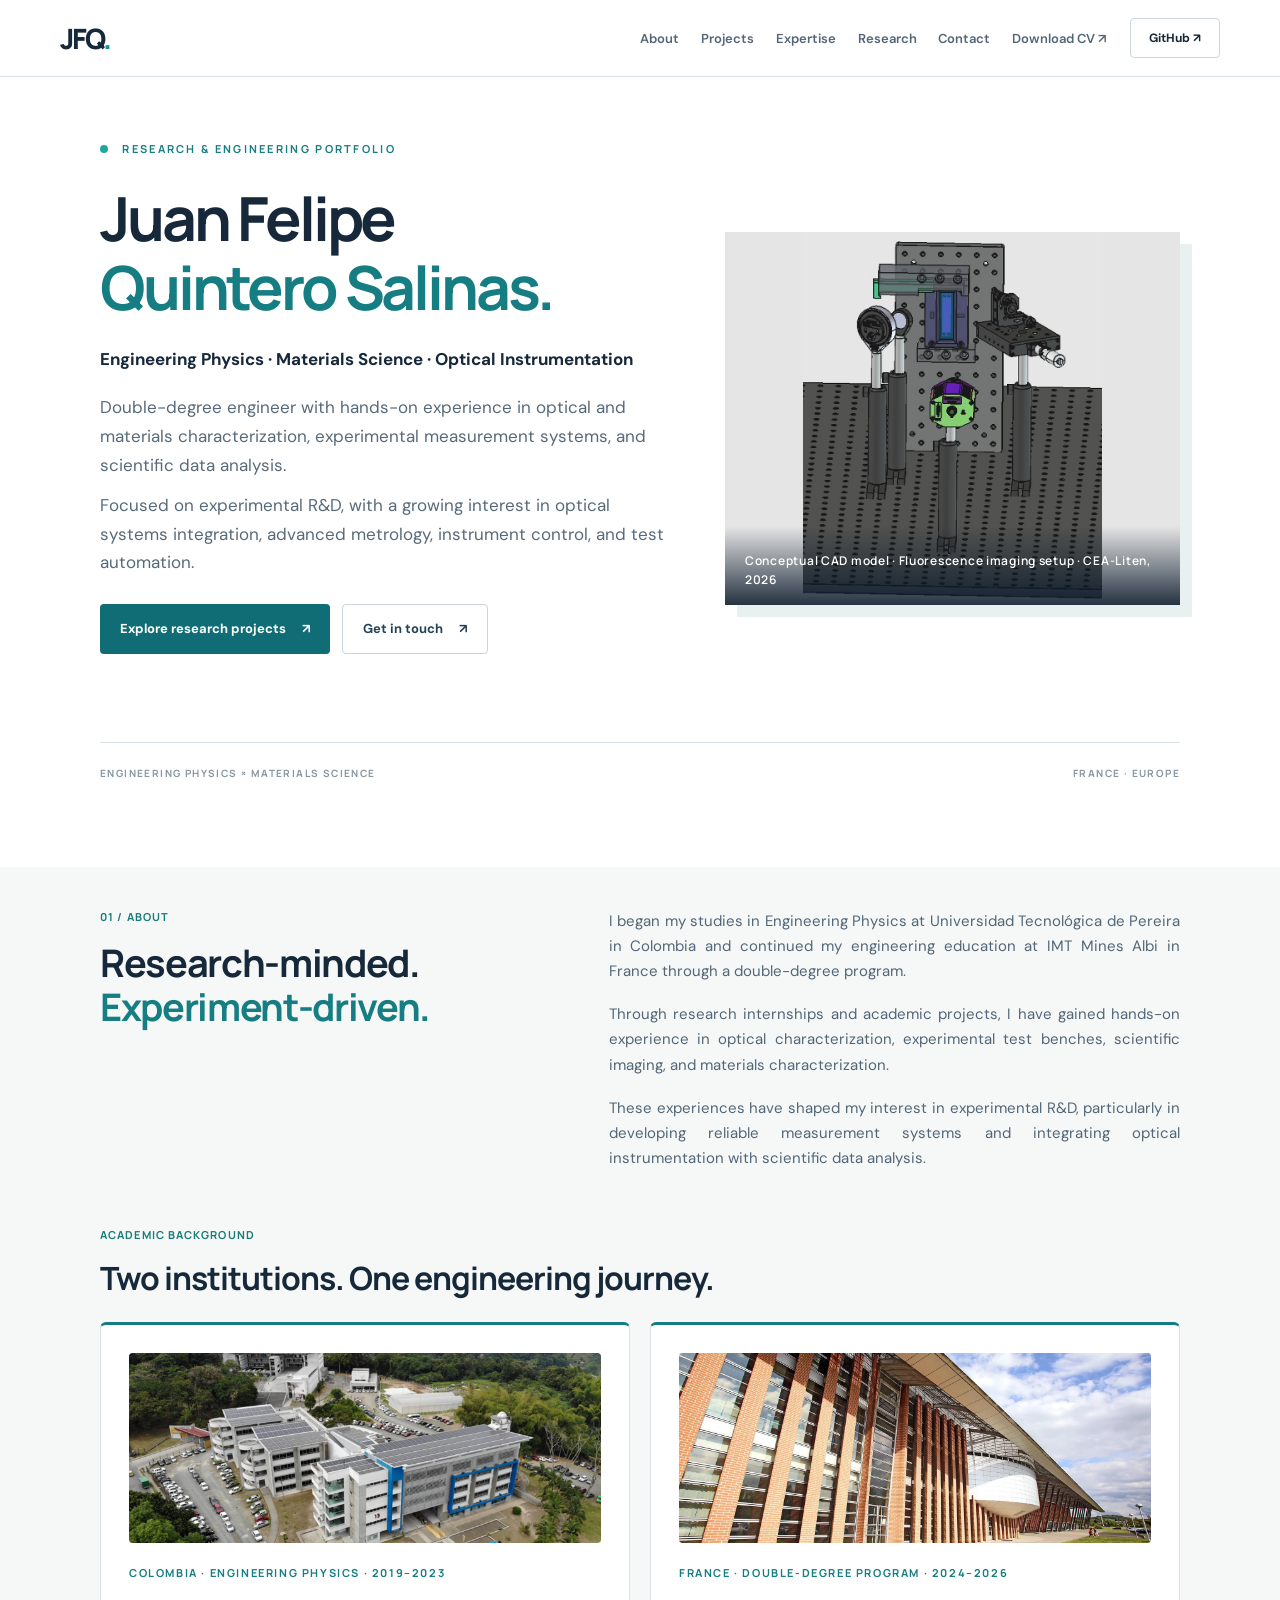
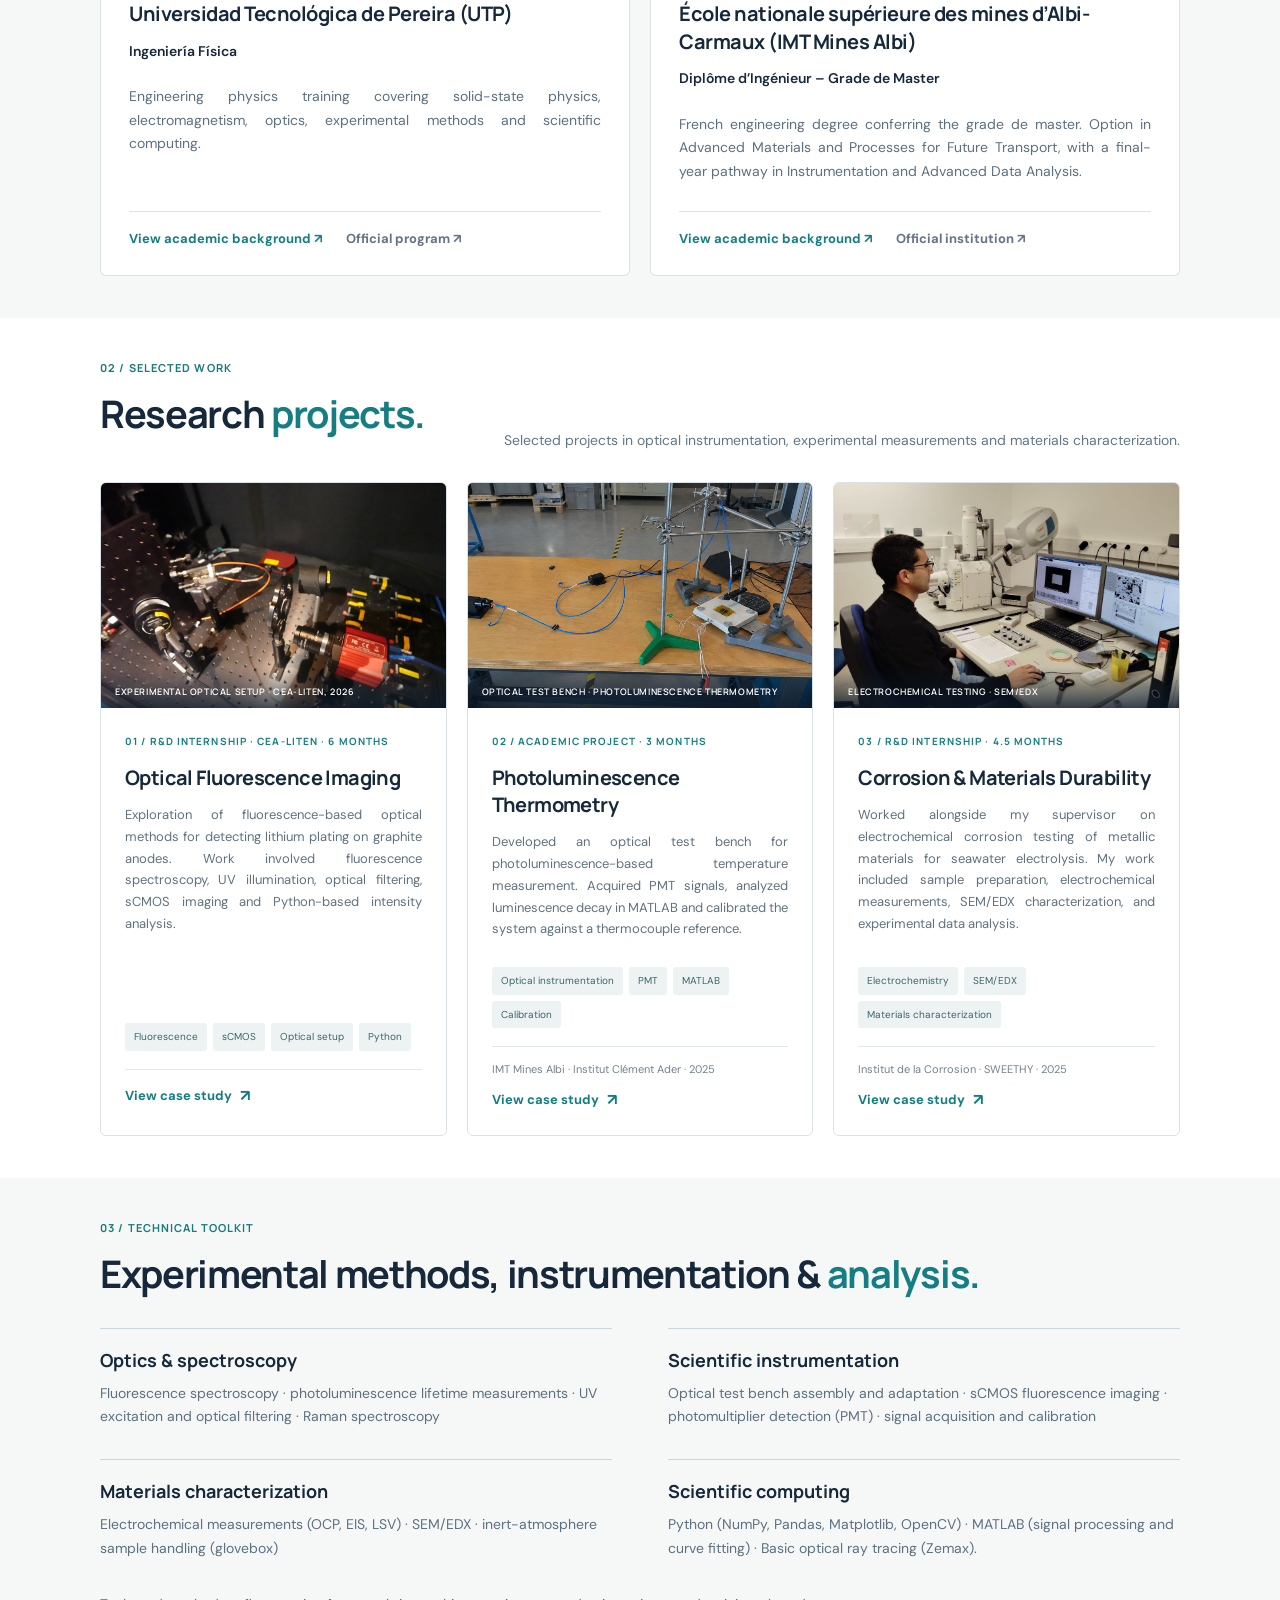
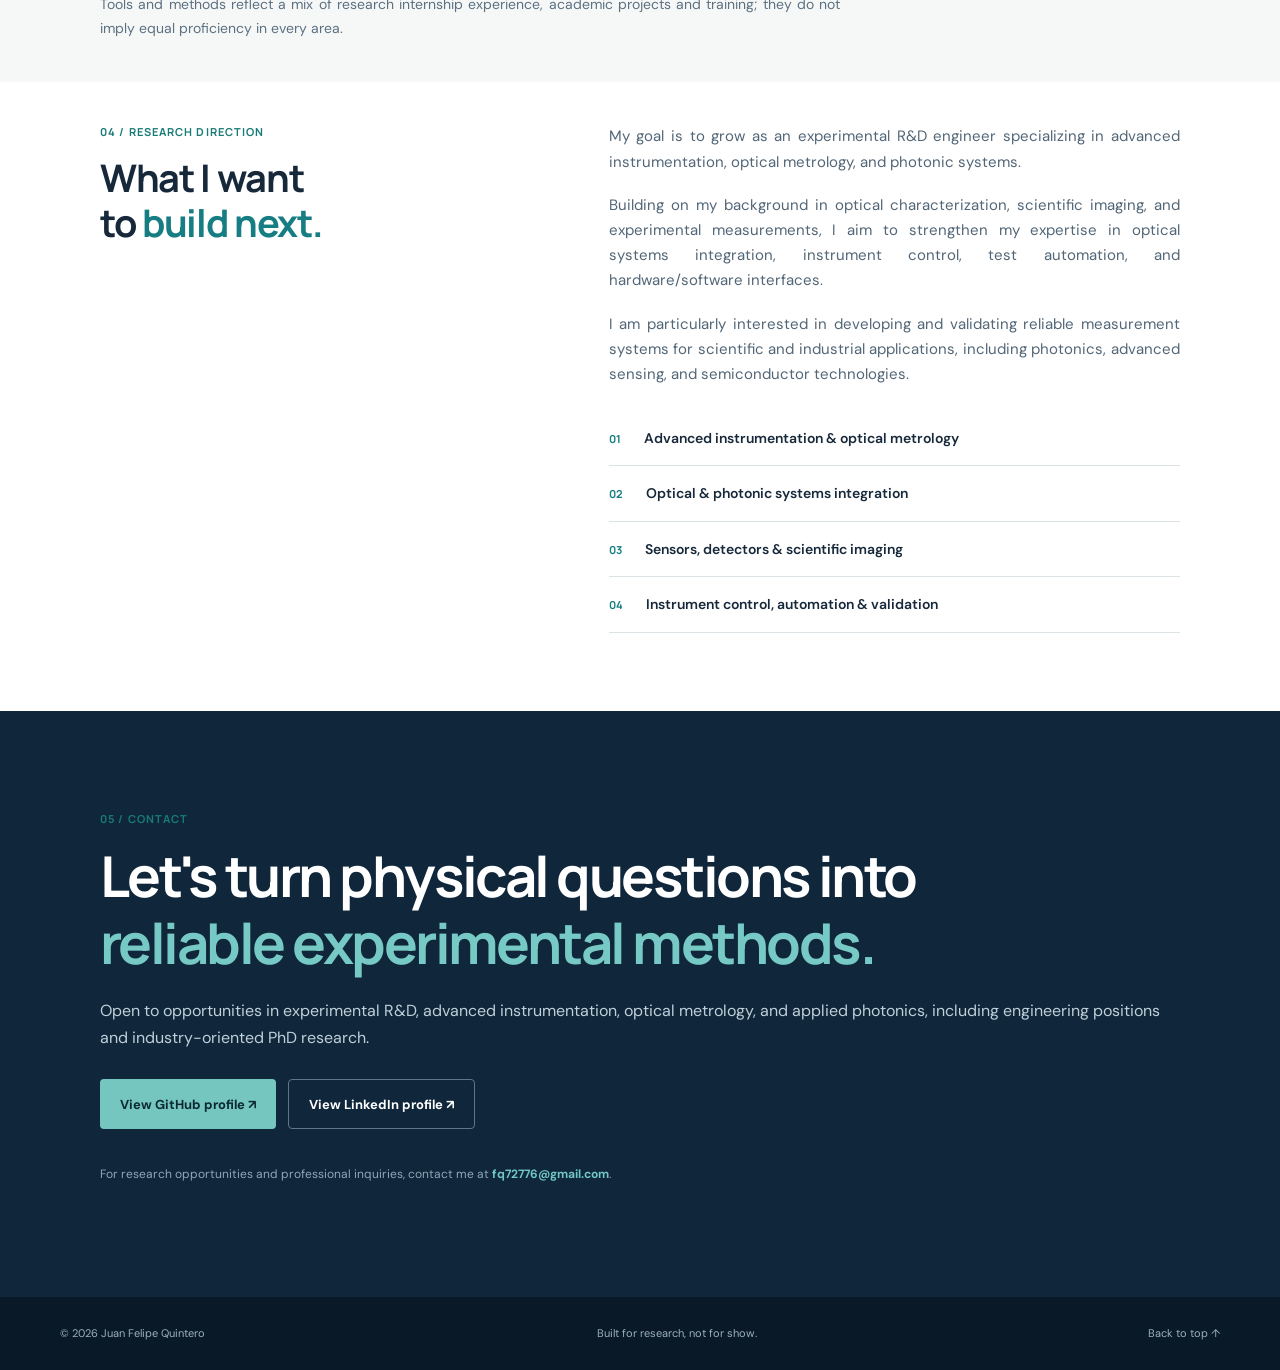
<file: index.html>
<!doctype html>
<html lang="en">


<head>
    <meta charset="utf-8">
    <meta name="viewport" content="width=device-width, initial-scale=1">

    <meta name="description"
        content="Juan Felipe Quintero Salinas | Research & Engineering Portfolio. Engineering Physics, Materials Science, Optical Instrumentation, Metrology, Photonics and Experimental Characterization.">

    <meta name="author" content="Juan Felipe Quintero Salinas">

    <title>Juan Felipe Quintero Salinas | Research & Engineering Portfolio</title>
    <link rel="stylesheet" href="assets/css/style.css?v=7">
</head>


<body class="home-editorial"><a class="skip" href="#main">Skip to content</a>

    <header class="nav">
        <div class="wrap navinner">

            <a class="brand" href="#top">
                JFQ<span class="branddot">.</span>
            </a>

            <nav aria-label="Primary navigation">
                <a href="#about">About</a>
                <a href="#projects">Projects</a>
                <a href="#skills">Expertise</a>
                <a href="#research">Research</a>
                <a href="#contact">Contact</a>

                <a href="docs/CV_Juan_Felipe_Quintero.pdf" target="_blank" rel="noopener noreferrer">
                    Download CV ↗
                </a>
            </nav>

            <a class="navcta" href="https://github.com/felipequi" target="_blank" rel="noopener noreferrer">
                GitHub ↗
            </a>

        </div>
    </header>

    <main id="main">
        <section class="hero wrap" id="top">
            <div class="eyebrow"><span class="signal"></span> RESEARCH & ENGINEERING PORTFOLIO</div>

            <div class="hero-grid">
                <div>
                    <h1>
                        Juan Felipe<br>
                        <em>Quintero Salinas.</em>
                    </h1>

                    <p class="lead">
                        <strong class="hero-specialization">
                            Engineering Physics · Materials Science · Optical Instrumentation
                        </strong>

                        <span class="hero-description">
                            Double-degree engineer with hands-on experience in
                            optical and materials characterization, experimental
                            measurement systems, and scientific data analysis.
                        </span>

                        <span class="hero-focus">
                            Focused on experimental R&amp;D, with a growing interest
                            in optical systems integration, advanced metrology,
                            instrument control, and test automation.
                        </span>
                    </p>


                    <div class="actions">
                        <a class="primary" href="#projects">
                            Explore research projects <span>↗</span>
                        </a>

                        <a class="secondary" href="#contact">
                            Get in touch <span>↗</span>
                        </a>
                    </div>
                </div>

                <aside class="hero-panel hero-photo">
                    <img src="assets/images/home/experimental-test-bench-v3.png" alt="Conceptual CAD representation of a fluorescence imaging setup
                 developed during research activities at CEA-Liten" class="hero-experiment-image">

                    <div class="hero-photo-caption">
                        Conceptual CAD model · Fluorescence imaging setup ·
                        CEA-Liten, 2026
                    </div>
                </aside>
            </div>

            <div class="hero-foot"><span>ENGINEERING PHYSICS × MATERIALS SCIENCE</span><span>FRANCE · EUROPE</span>
            </div>
        </section>

        <section class="section light" id="about">
            <div class="wrap split">
                <div>
                    <div class="section-label">01 / ABOUT</div>
                    <h2>Research-minded.<br><em>Experiment-driven.</em></h2>
                </div>
                <div class="bodycopy">
                    <p>
                        I began my studies in Engineering Physics at Universidad Tecnológica de Pereira
                        in Colombia and continued my engineering education at IMT Mines Albi in France
                        through a double-degree program.
                    </p>
                    <p>
                        Through research internships and academic projects, I have gained hands-on
                        experience in optical characterization, experimental test benches, scientific
                        imaging, and materials characterization.
                    </p>
                    <p>
                        These experiences have shaped my interest in experimental R&amp;D, particularly
                        in developing reliable measurement systems and integrating optical
                        instrumentation with scientific data analysis.
                    </p>
                </div>
            </div>

            <div class="wrap academic-background">
                <div class="academic-heading">
                    <div class="section-label">ACADEMIC BACKGROUND</div>
                    <h3>Two institutions. One engineering journey.</h3>
                </div>

                <div class="education-grid">

                    <!-- UNIVERSIDAD TECNOLÓGICA DE PEREIRA -->
                    <article class="education-card">

                        <a href="education/utp.html" class="education-image-link"
                            aria-label="Explore academic background at Universidad Tecnológica de Pereira">
                            <img src="assets/images/home/utp.png"
                                alt="Campus of Universidad Tecnológica de Pereira, Colombia" class="education-image"
                                loading="lazy">
                        </a>

                        <div class="education-country">
                            COLOMBIA · ENGINEERING PHYSICS · 2019–2023
                        </div>

                        <h4>
                            <a href="education/utp.html" class="education-title-link">
                                Universidad Tecnológica de Pereira (UTP)
                            </a>
                        </h4>

                        <p class="education-degree">Ingeniería Física</p>

                        <p class="education-description">
                            Engineering physics training covering solid-state physics,
                            electromagnetism, optics, experimental methods
                            and scientific computing.
                        </p>

                        <div class="education-links">
                            <a href="education/utp.html" class="education-detail-link">
                                View academic background ↗
                            </a>

                            <a href="https://ingenierias.utp.edu.co/ingenieria-fisica/plan-de-estudios/?id=7"
                                class="education-official-link" target="_blank" rel="noopener noreferrer">
                                Official program ↗
                            </a>
                        </div>

                    </article>


                    <!-- IMT MINES ALBI -->
                    <article class="education-card">

                        <a href="education/imt-mines-albi.html" class="education-image-link"
                            aria-label="Explore academic background at IMT Mines Albi">
                            <img src="assets/images/home/imt-mines-albi-campus.png"
                                alt="Campus of IMT Mines Albi, France" class="education-image" loading="lazy">
                        </a>

                        <div class="education-country">
                            FRANCE · DOUBLE-DEGREE PROGRAM · 2024–2026
                        </div>

                        <h4>
                            <a href="education/imt-mines-albi.html" class="education-title-link">
                                École nationale supérieure des mines d’Albi-Carmaux
                                (IMT Mines Albi)
                            </a>
                        </h4>

                        <p class="education-degree">
                            Diplôme d’Ingénieur – Grade de Master
                        </p>

                        <p class="education-description">
                            French engineering degree conferring the grade de master.
                            Option in Advanced Materials and Processes for Future Transport,
                            with a final-year pathway in Instrumentation and Advanced Data Analysis.
                        </p>

                        <div class="education-links">
                            <a href="education/imt-mines-albi.html" class="education-detail-link">
                                View academic background ↗
                            </a>

                            <a href="https://www.imt-mines-albi.fr/" class="education-official-link" target="_blank"
                                rel="noopener noreferrer">
                                Official institution ↗
                            </a>
                        </div>

                    </article>

                </div>
            </div>

        </section>

        <!-- ==========================================
     02 / SELECTED WORK
========================================== -->

        <section class="section" id="projects">
            <div class="wrap">

                <div class="section-label">02 / SELECTED WORK</div>

                <div class="section-head">
                    <h2>Research <em>projects.</em></h2>

                    <p>
                        Selected projects in optical instrumentation,
                        experimental measurements and materials characterization.
                    </p>
                </div>

                <div class="project-grid">

                    <!-- PROJECT 01: CEA-LITEN -->

                    <article class="project">

                        <a href="projects/cea-liten.html" class="project-visual visual-one"
                            aria-label="View Optical Fluorescence Imaging case study">
                            <img src="assets/images/home/experimental-test-bench-v2.png"
                                alt="Experimental optical setup with camera and optical components"
                                class="project-image" loading="lazy">

                            <span class="visual-caption">
                                EXPERIMENTAL OPTICAL SETUP · CEA-LITEN, 2026
                            </span>
                        </a>

                        <div class="project-info">

                            <div class="project-meta">
                                01 / R&amp;D INTERNSHIP · CEA-LITEN · 6 MONTHS
                            </div>

                            <h3>
                                <a href="projects/cea-liten.html" class="project-title-link">
                                    Optical Fluorescence Imaging
                                </a>
                            </h3>

                            <p>
                                Exploration of fluorescence-based optical methods for
                                detecting lithium plating on graphite anodes. Work
                                involved fluorescence spectroscopy, UV illumination,
                                optical filtering, sCMOS imaging and Python-based
                                intensity analysis.
                            </p>

                            <div class="tags">
                                <span>Fluorescence</span>
                                <span>sCMOS</span>
                                <span>Optical setup</span>
                                <span>Python</span>
                            </div>

                            <div class="project-footer">

                                <a href="projects/cea-liten.html" class="project-link"
                                    aria-label="View Optical Fluorescence Imaging case study">
                                    View case study
                                    <span aria-hidden="true">↗</span>
                                </a>

                            </div>

                        </div>
                    </article>


                    <!-- PROJECT 02: PHOTOLUMINESCENCE THERMOMETRY -->

                    <article class="project">

                        <a href="projects/ica-thermometry.html" class="project-visual visual-two"
                            aria-label="View Photoluminescence Thermometry case study">
                            <img src="assets/images/home/experimental-test-bench-ICA.png"
                                alt="Optical test bench for photoluminescence lifetime thermometry at Institut Clément Ader"
                                class="project-image" loading="lazy">

                            <span class="visual-caption">
                                OPTICAL TEST BENCH · PHOTOLUMINESCENCE THERMOMETRY
                            </span>
                        </a>

                        <div class="project-info">

                            <div class="project-meta">
                                02 / ACADEMIC PROJECT · 3 MONTHS
                            </div>

                            <h3>
                                <a href="projects/ica-thermometry.html" class="project-title-link">
                                    Photoluminescence Thermometry
                                </a>
                            </h3>

                            <p>
                                Developed an optical test bench for photoluminescence-based
                                temperature measurement. Acquired PMT signals, analyzed
                                luminescence decay in MATLAB and calibrated the system
                                against a thermocouple reference.
                            </p>

                            <div class="tags">
                                <span>Optical instrumentation</span>
                                <span>PMT</span>
                                <span>MATLAB</span>
                                <span>Calibration</span>
                            </div>

                            <div class="project-footer">

                                <div class="project-status">
                                    IMT Mines Albi · Institut Clément Ader · 2025
                                </div>

                                <a href="projects/ica-thermometry.html" class="project-link"
                                    aria-label="View Photoluminescence Thermometry case study">
                                    View case study
                                    <span aria-hidden="true">↗</span>
                                </a>

                            </div>

                        </div>
                    </article>


                    <!-- PROJECT 03: MATERIALS CHARACTERIZATION -->


                    <!-- PROJECT 03: INSTITUT DE LA CORROSION -->

                    <article class="project">

                        <a href="projects/institut-corrosion.html" class="project-visual visual-three"
                            aria-label="View Institut de la Corrosion case study">

                            <img src="assets/images/home/SEM-Instituto-Corrosion.png"
                                alt="SEM laboratory work at the Institut de la Corrosion" class="project-image"
                                loading="lazy">

                            <span class="visual-caption">
                                ELECTROCHEMICAL TESTING · SEM/EDX
                            </span>

                        </a>

                        <div class="project-info">

                            <div class="project-meta">
                                03 / R&amp;D INTERNSHIP · 4.5 MONTHS
                            </div>

                            <h3>
                                <a href="projects/institut-corrosion.html" class="project-title-link">
                                    Corrosion &amp; Materials Durability
                                </a>
                            </h3>

                            <p>
                                Worked alongside my supervisor on electrochemical
                                corrosion testing of metallic materials for seawater
                                electrolysis. My work included sample preparation,
                                electrochemical measurements, SEM/EDX characterization,
                                and experimental data analysis.
                            </p>

                            <div class="tags">
                                <span>Electrochemistry</span>
                                <span>SEM/EDX</span>
                                <span>Materials characterization</span>
                            </div>

                            <div class="project-footer">

                                <div class="project-status">
                                    Institut de la Corrosion · SWEETHY · 2025
                                </div>

                                <a href="projects/institut-corrosion.html" class="project-link"
                                    aria-label="View Institut de la Corrosion case study">
                                    View case study
                                    <span aria-hidden="true">↗</span>
                                </a>

                            </div>

                        </div>

                    </article>


                </div>
            </div>
        </section>


        <!-- 03 / TECHNICAL TOOLKIT -->
        <section class="section light" id="skills">
            <div class="wrap">

                <div class="section-label">03 / TECHNICAL TOOLKIT</div>


                <h2>Experimental methods, instrumentation &amp; <em>analysis.</em></h2>

                <!-- TECHNICAL SKILLS -->

                <div class="skill-grid">
                    <div>
                        <h3>Optics &amp; spectroscopy</h3>
                        <p>
                            Fluorescence spectroscopy ·
                            photoluminescence lifetime measurements ·
                            UV excitation and optical filtering ·
                            Raman spectroscopy
                        </p>
                    </div>

                    <div>
                        <h3>Scientific instrumentation</h3>
                        <p>
                            Optical test bench assembly and adaptation ·
                            sCMOS fluorescence imaging ·
                            photomultiplier detection (PMT) ·
                            signal acquisition and calibration
                        </p>
                    </div>

                    <div>
                        <h3>Materials characterization</h3>
                        <p>
                            Electrochemical measurements (OCP, EIS, LSV) ·
                            SEM/EDX ·
                            inert-atmosphere sample handling (glovebox)
                        </p>
                    </div>

                    <div>
                        <h3>Scientific computing</h3>
                        <p>
                            Python (NumPy, Pandas, Matplotlib, OpenCV) ·
                            MATLAB (signal processing and curve fitting) ·
                            Basic optical ray tracing (Zemax).
                        </p>
                    </div>


                    <p class="disclaimer">
                        Tools and methods reflect a mix of research internship
                        experience, academic projects and training; they do not
                        imply equal proficiency in every area.
                    </p>

                </div>
            </div>
        </section>
        <section class="section" id="research">
            <div class="wrap split">
                <div>
                    <div class="section-label">04 / RESEARCH DIRECTION</div>
                    <h2>What I want<br>to <em>build next.</em></h2>
                </div>
                <div class="bodycopy">
                    <p>
                        My goal is to grow as an experimental R&amp;D engineer specializing in
                        advanced instrumentation, optical metrology, and photonic systems.
                    </p>
                    <p>
                        Building on my background in optical characterization, scientific imaging,
                        and experimental measurements, I aim to strengthen my expertise in optical
                        systems integration, instrument control, test automation, and hardware/software interfaces.
                    </p>
                    <p>
                        I am particularly interested in developing and validating reliable measurement
                        systems for scientific and industrial applications, including photonics,
                        advanced sensing, and semiconductor technologies.
                    </p>
                    <div class="research-list">
                        <div><span>01</span> Advanced instrumentation &amp; optical metrology</div>
                        <div><span>02</span> Optical &amp; photonic systems integration</div>
                        <div><span>03</span> Sensors, detectors &amp; scientific imaging</div>
                        <div><span>04</span> Instrument control, automation &amp; validation</div>
                    </div>
                </div>
            </div>
        </section>



        <section class="contact" id="contact">
            <div class="wrap">
                <div class="section-label">05 / CONTACT</div>
                <h2>Let's turn physical questions into
                    <em>reliable experimental methods.</em>
                </h2>
                <p>Open to opportunities in experimental R&amp;D, advanced instrumentation,
                    optical metrology, and applied photonics, including engineering positions
                    and industry-oriented PhD research.</p>
                <div class="actions"><a class="primary lightbtn" href="https://github.com/felipequi" target="_blank"
                        rel="noopener">View GitHub profile ↗</a><a class="secondary lightoutline"
                        href="https://www.linkedin.com/in/juanfelipequinterosalinas/" target="_blank"
                        rel="noopener">View LinkedIn profile
                        ↗</a></div>
                <p class="contact-note">For research opportunities and professional inquiries, contact me at
                    <a href="mailto:fq72776@gmail.com">fq72776@gmail.com</a>.
                </p>
            </div>
        </section>
    </main>
    <footer>
        <div class="wrap footerinner"><span>© <span id="year">2026</span> Juan Felipe Quintero</span><span>Built for
                research, not for show.</span><a href="#top">Back to top ↑</a></div>
    </footer>
    <script>document.getElementById('year').textContent = new Date().getFullYear()</script>
</body>

</html>
</file>
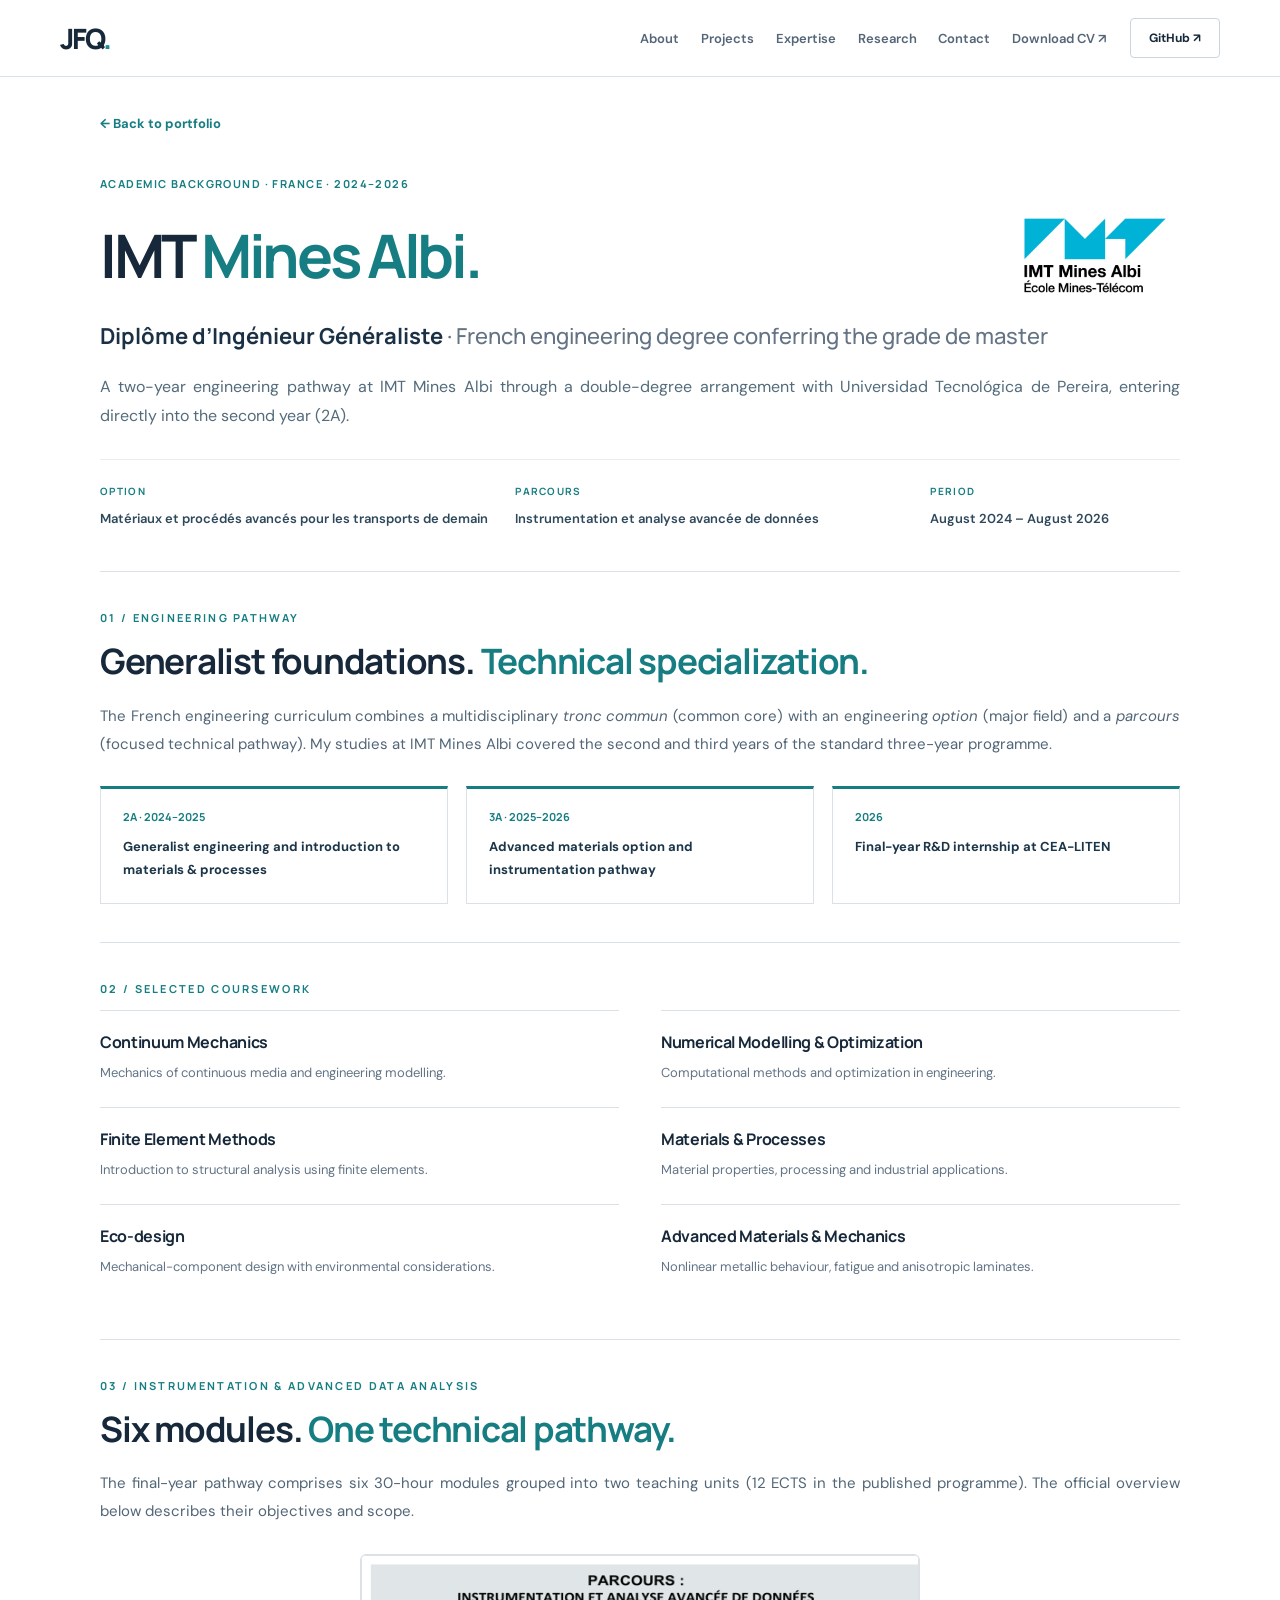
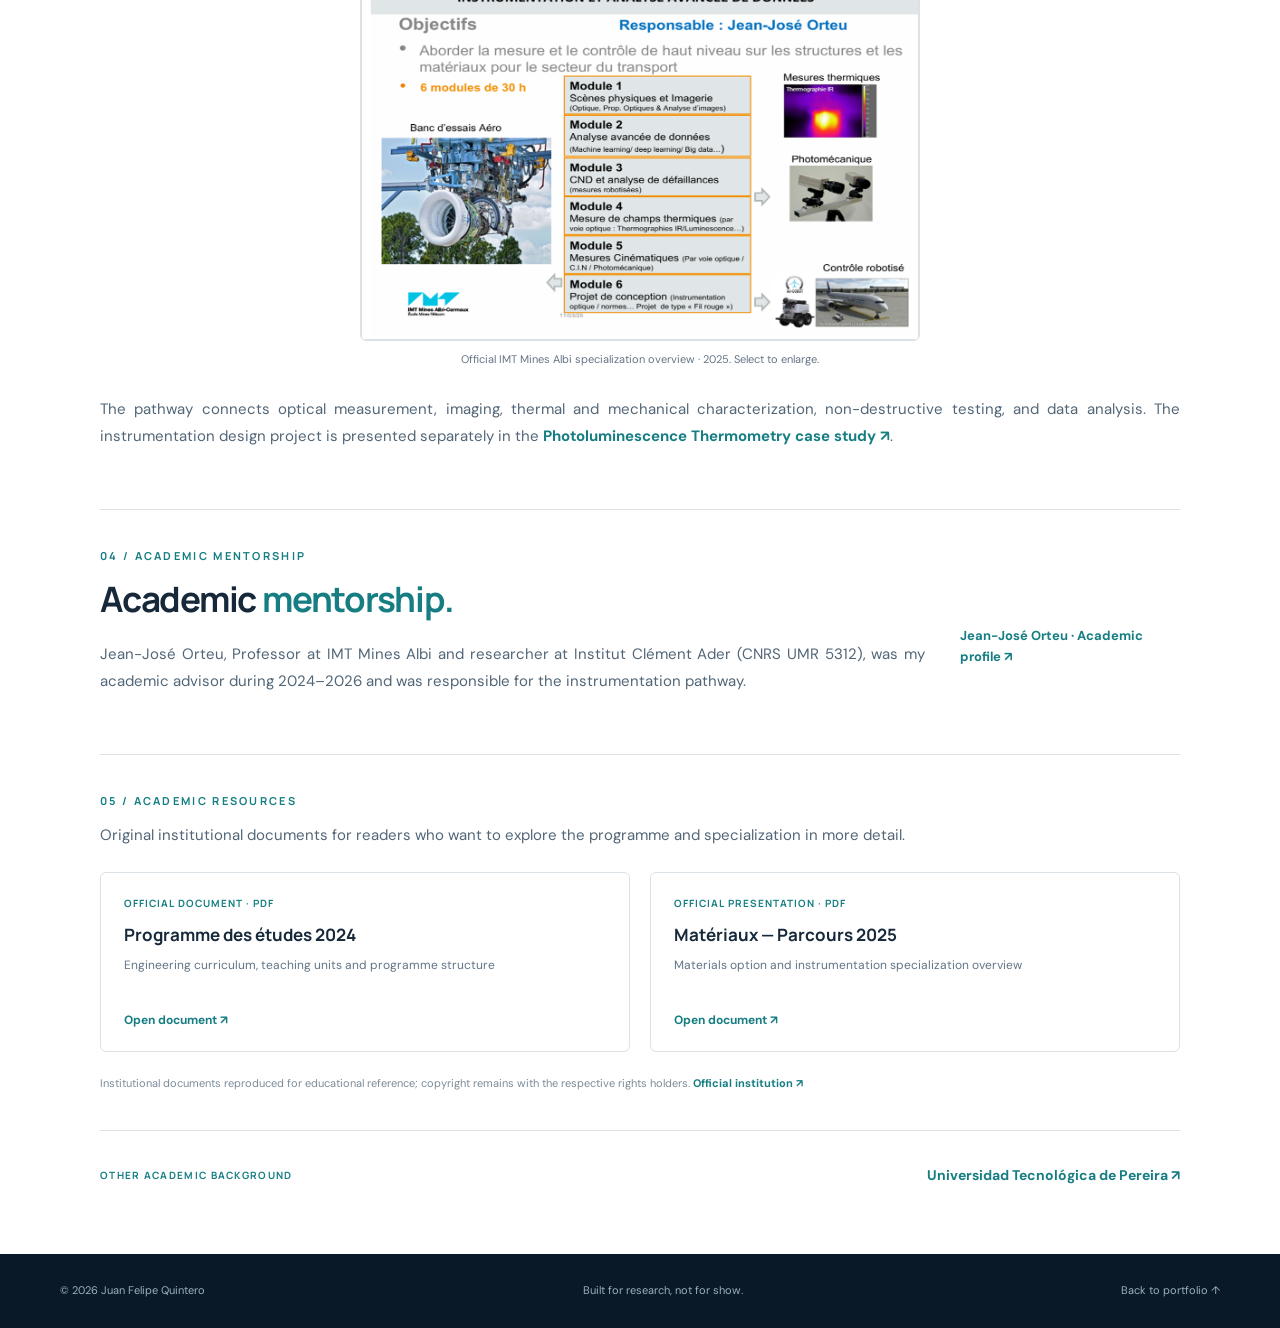
<file: education/imt-mines-albi.html>
<!doctype html>
<html lang="en">

<head>
    <meta charset="utf-8">
    <meta name="viewport" content="width=device-width, initial-scale=1">
    <meta name="description" content="IMT Mines Albi — academic background of Juan Felipe Quintero.">
    <title>IMT Mines Albi | Juan Felipe Quintero</title>
    <link rel="stylesheet" href="../assets/css/style.css">
    <link rel="stylesheet" href="../assets/css/imt-mines-albi.css">
</head>

<body class="education-page"><a class="skip" href="#main">Skip to content</a>
    <header class="nav">
        <div class="wrap navinner"><a class="brand" href="../index.html">JFQ<span class="branddot">.</span></a>
            <nav aria-label="Primary navigation"><a href="../index.html#about">About</a><a
                    href="../index.html#projects">Projects</a><a href="../index.html#skills">Expertise</a><a
                    href="../index.html#research">Research</a><a href="../index.html#contact">Contact</a><a
                    href="../docs/CV_Juan_Felipe_Quintero.pdf" target="_blank" rel="noopener">Download CV ↗</a></nav><a
                class="navcta" href="https://github.com/felipequi" target="_blank" rel="noopener">GitHub ↗</a>
        </div>
    </header>
    <main id="main">
        <div class="wrap edu-wrap"><a class="edu-back" href="../index.html#about">← Back to portfolio</a>
            <header class="edu-hero">
                <div class="eyebrow">ACADEMIC BACKGROUND · FRANCE · 2024–2026</div>

                <div class="edu-hero-heading">
                    <h1>IMT <em>Mines Albi.</em></h1>

                    <img src="../assets/images/education/imt-mines-albi-logo.png" alt="IMT Mines Albi logo"
                        class="edu-institution-logo">
                </div>

                <p class="edu-degree">Diplôme d’Ingénieur Généraliste <span>· French engineering degree conferring the
                        grade de master</span></p>
                <p class="edu-intro">A two-year engineering pathway at IMT Mines Albi through a double-degree
                    arrangement with Universidad Tecnológica de Pereira, entering directly into the second year (2A).
                </p>
                <div class="edu-facts">
                    <div><span>OPTION</span><strong>Matériaux et procédés avancés pour les transports de demain</strong>
                    </div>
                    <div><span>PARCOURS</span><strong>Instrumentation et analyse avancée de données</strong></div>
                    <div><span>PERIOD</span><strong>August 2024 – August 2026</strong></div>
                </div>
            </header>
            <section class="edu-section">
                <div class="section-label">01 / ENGINEERING PATHWAY</div>
                <h2>Generalist foundations. <em>Technical specialization.</em></h2>
                <p class="edu-copy">The French engineering curriculum combines a multidisciplinary <em>tronc commun</em>
                    (common core) with an engineering <em>option</em> (major field) and a <em>parcours</em> (focused
                    technical pathway). My studies at IMT Mines Albi covered the second and third years of the standard
                    three-year programme.</p>
                <div class="timeline">
                    <div><span>2A · 2024–2025</span><strong>Generalist engineering and introduction to materials &amp;
                            processes</strong></div>
                    <div><span>3A · 2025–2026</span><strong>Advanced materials option and instrumentation
                            pathway</strong></div>
                    <div><span>2026</span><strong>Final-year R&amp;D internship at CEA-LITEN</strong></div>
                </div>
            </section>
            <section class="edu-section">
                <div class="section-label">02 / SELECTED COURSEWORK</div>
                <div class="course-grid">
                    <div class="course">
                        <h3>Continuum Mechanics</h3>
                        <p>Mechanics of continuous media and engineering modelling.</p>
                    </div>
                    <div class="course">
                        <h3>Numerical Modelling &amp; Optimization</h3>
                        <p>Computational methods and optimization in engineering.</p>
                    </div>
                    <div class="course">
                        <h3>Finite Element Methods</h3>
                        <p>Introduction to structural analysis using finite elements.</p>
                    </div>
                    <div class="course">
                        <h3>Materials &amp; Processes</h3>
                        <p>Material properties, processing and industrial applications.</p>
                    </div>
                    <div class="course">
                        <h3>Eco-design</h3>
                        <p>Mechanical-component design with environmental considerations.</p>
                    </div>
                    <div class="course">
                        <h3>Advanced Materials &amp; Mechanics</h3>
                        <p>Nonlinear metallic behaviour, fatigue and anisotropic laminates.</p>
                    </div>
                </div>
            </section>
            <section class="edu-section">
                <div class="section-label">03 / INSTRUMENTATION & ADVANCED DATA ANALYSIS</div>
                <h2>Six modules. <em>One technical pathway.</em></h2>
                <p class="edu-copy">The final-year pathway comprises six 30-hour modules grouped into two teaching units
                    (12 ECTS in the published programme). The official overview below describes their objectives and
                    scope.</p>
                <figure class="source-figure"><a href="../assets/images/education/imt-six-modules.png" target="_blank"
                        rel="noopener" aria-label="Open official six-module overview at full size"><img
                            src="../assets/images/education/imt-six-modules.png"
                            alt="Official IMT Mines Albi slide outlining six modules of Instrumentation et analyse avancée de données, coordinated by Jean-José Orteu"
                            loading="lazy"></a>
                    <figcaption>Official IMT Mines Albi specialization overview · 2025. Select to enlarge.</figcaption>
                </figure>
                <div class="module-summary"><span>Physical scenes &amp; imaging</span><span>Advanced data
                        analysis</span><span>Non-destructive testing</span><span>Thermal-field
                        measurement</span><span>Optical kinematic measurement</span><span>Instrumentation design
                        project</span></div>
                <p class="edu-copy">The pathway connects optical measurement, imaging, thermal and mechanical
                    characterization, non-destructive testing, and data analysis. The instrumentation design project is
                    presented separately in the <a class="text-link"
                        href="../projects/ica-thermometry.html">Photoluminescence Thermometry case study ↗</a>.</p>
            </section>
            <section class="edu-section">
                <div class="section-label">04 / ACADEMIC MENTORSHIP</div>
                <div class="mentor">
                    <div>
                        <h2>Academic <em>mentorship.</em></h2>
                        <p class="edu-copy">Jean-José Orteu, Professor at IMT Mines Albi and researcher at Institut
                            Clément Ader (CNRS UMR 5312), was my academic advisor during 2024–2026 and was
                            responsible for the instrumentation pathway.</p>
                    </div><a class="resource-link" href="https://perso.imt-mines-albi.fr/~jeanjose/" target="_blank"
                        rel="noopener noreferrer">Jean-José Orteu · Academic profile ↗</a>
                </div>
            </section>
            <section class="edu-section">
                <div class="section-label">05 / ACADEMIC RESOURCES</div>
                <p class="edu-copy">Original institutional documents for readers who want to explore the programme and
                    specialization in more detail.</p>
                <div class="resource-grid"><a class="resource-card"
                        href="../docs/academic/imt-programme-des-etudes-2024.pdf" target="_blank"
                        rel="noopener"><span>OFFICIAL DOCUMENT · PDF</span><strong>Programme des études
                            2024</strong><small>Engineering curriculum, teaching units and programme
                            structure</small><b>Open document ↗</b></a><a class="resource-card"
                        href="../docs/academic/imt-materiaux-parcours-2025.pdf" target="_blank"
                        rel="noopener"><span>OFFICIAL PRESENTATION · PDF</span><strong>Matériaux — Parcours
                            2025</strong><small>Materials option and instrumentation specialization
                            overview</small><b>Open document ↗</b></a></div>
                <p class="edu-footnote">Institutional documents reproduced for educational reference; copyright remains
                    with the respective rights holders. <a href="https://www.imt-mines-albi.fr/" target="_blank"
                        rel="noopener noreferrer">Official institution ↗</a></p>
            </section>
            <nav class="edu-next" aria-label="Other education page"><span>OTHER ACADEMIC BACKGROUND</span><a
                    href="utp.html">Universidad Tecnológica de Pereira ↗</a></nav>
        </div>
    </main>
    <footer>
        <div class="wrap footerinner"><span>© <span id="year">2026</span> Juan Felipe Quintero</span><span>Built for
                research, not for show.</span><a href="../index.html">Back to portfolio ↑</a></div>
    </footer>
    <script>document.getElementById('year').textContent = new Date().getFullYear()</script>
</body>

</html>
</file>
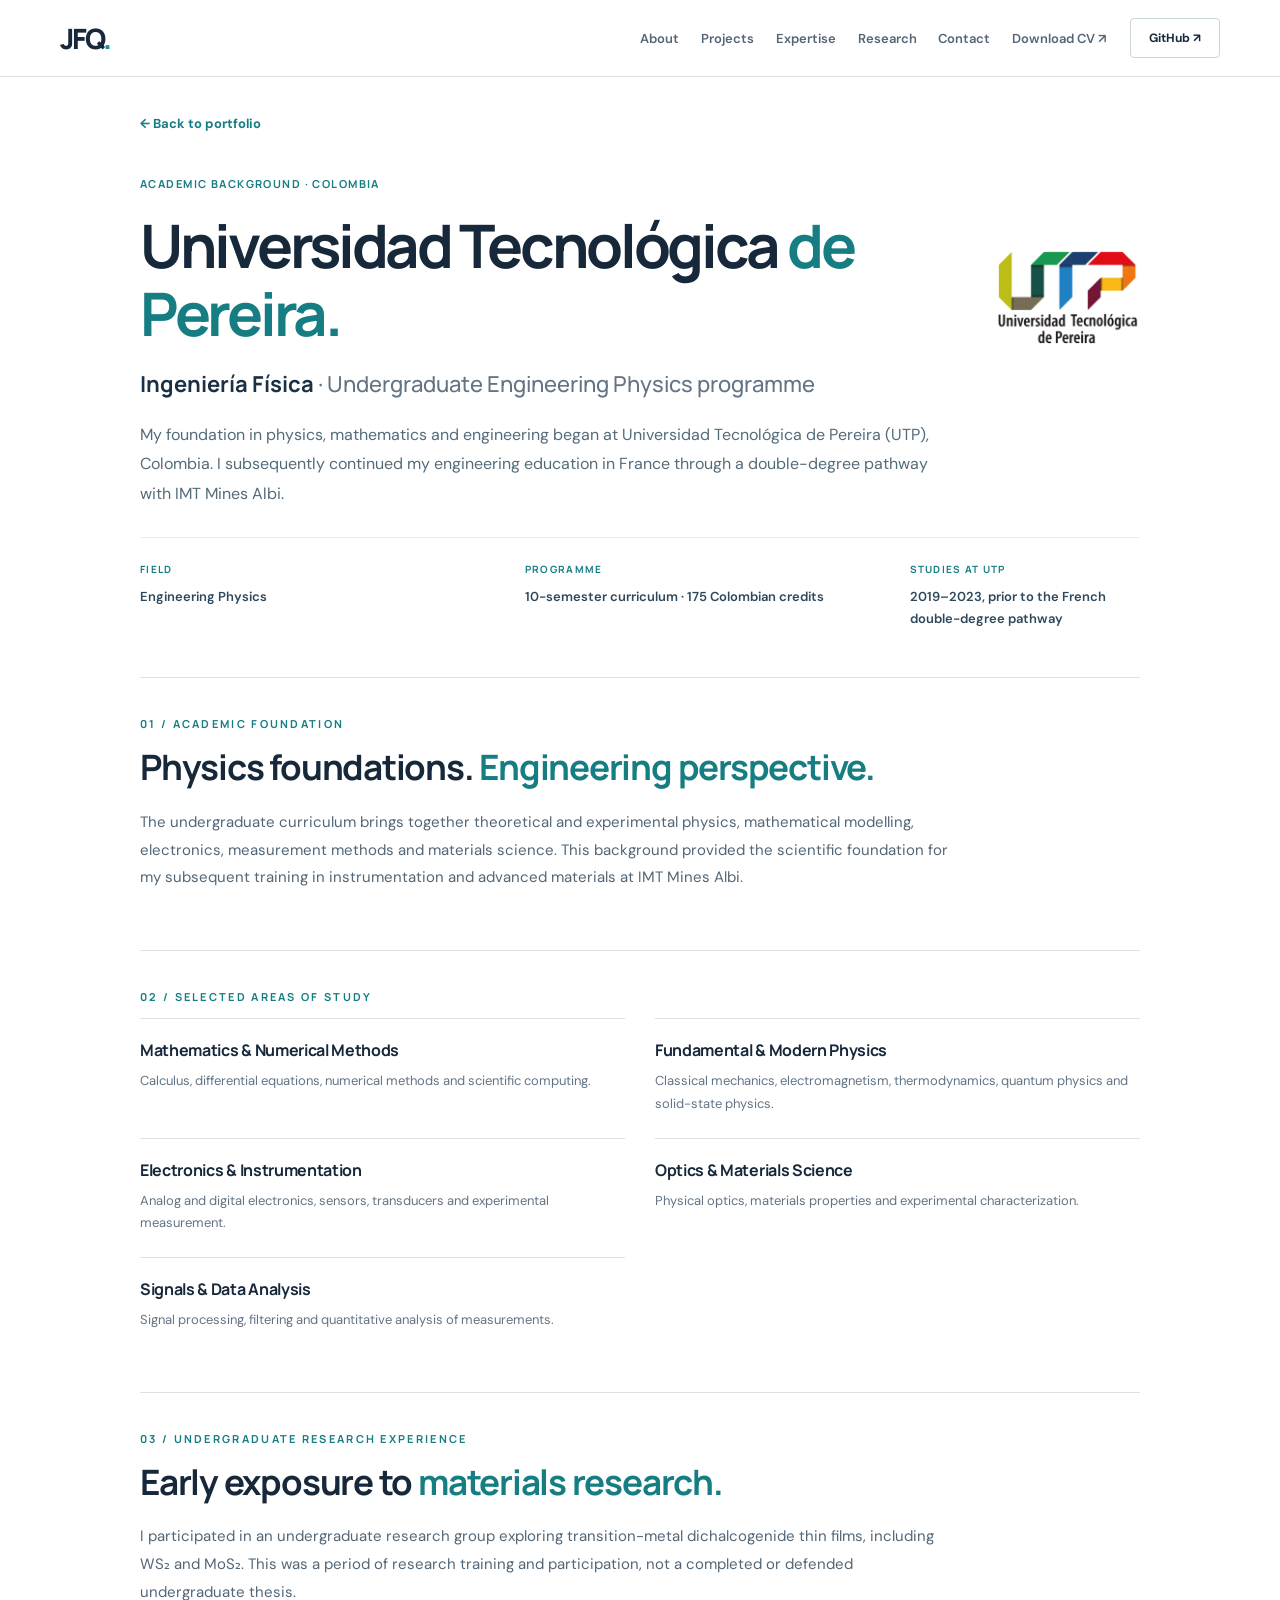
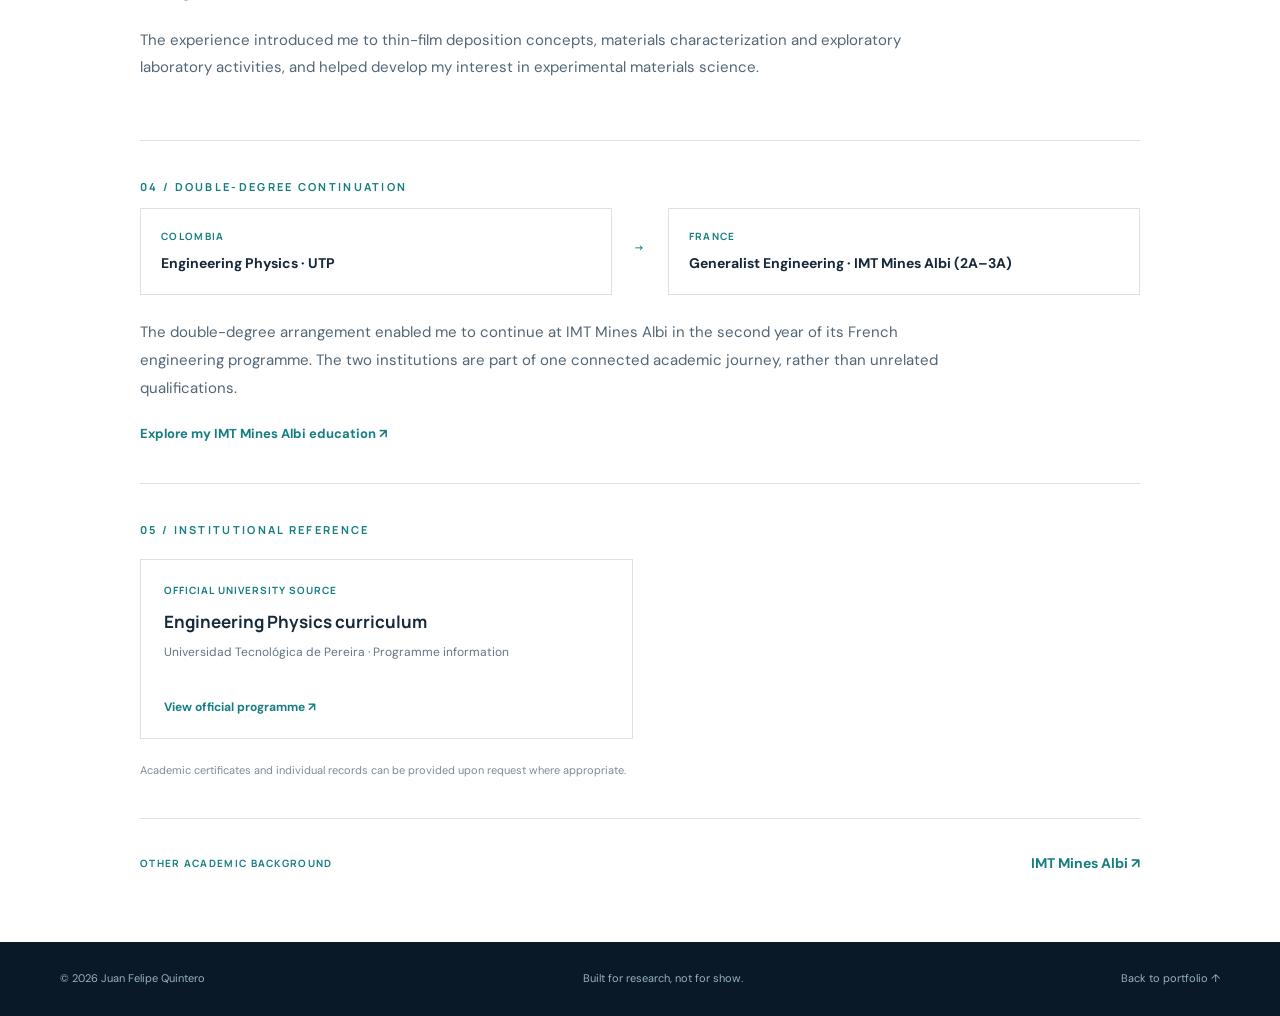
<file: education/utp.html>
<!doctype html>
<html lang="en">

<head>
    <meta charset="utf-8">
    <meta name="viewport" content="width=device-width, initial-scale=1">
    <meta name="description"
        content="Universidad Tecnológica de Pereira — academic background of Juan Felipe Quintero.">
    <title>Universidad Tecnológica de Pereira | Juan Felipe Quintero</title>
    <link rel="stylesheet" href="../assets/css/style.css">
    <link rel="stylesheet" href="../assets/css/utp.css">
</head>

<body class="education-page"><a class="skip" href="#main">Skip to content</a>
    <header class="nav">
        <div class="wrap navinner"><a class="brand" href="../index.html">JFQ<span class="branddot">.</span></a>
            <nav aria-label="Primary navigation"><a href="../index.html#about">About</a><a
                    href="../index.html#projects">Projects</a><a href="../index.html#skills">Expertise</a><a
                    href="../index.html#research">Research</a><a href="../index.html#contact">Contact</a><a
                    href="../docs/CV_Juan_Felipe_Quintero.pdf" target="_blank" rel="noopener">Download CV ↗</a></nav><a
                class="navcta" href="https://github.com/felipequi" target="_blank" rel="noopener">GitHub ↗</a>
        </div>
    </header>
    <main id="main">
        <div class="wrap edu-wrap"><a class="edu-back" href="../index.html#about">← Back to portfolio</a>
            <header class="edu-hero">
                <div class="edu-heading-row">
                    <div>
                        <div class="eyebrow">ACADEMIC BACKGROUND · COLOMBIA</div>
                        <h1>Universidad Tecnológica <em>de Pereira.</em></h1>
                        <p class="edu-degree">Ingeniería Física <span>· Undergraduate Engineering Physics
                                programme</span></p>
                    </div><img class="edu-logo" src="../assets/images/education/utp-logo.png"
                        alt="Universidad Tecnológica de Pereira official logo">
                </div>
                <p class="edu-intro">My foundation in physics, mathematics and engineering began at Universidad
                    Tecnológica de Pereira (UTP), Colombia. I subsequently continued my engineering education in France
                    through a double-degree pathway with IMT Mines Albi.</p>
                <div class="edu-facts">
                    <div><span>FIELD</span><strong>Engineering Physics</strong></div>
                    <div><span>PROGRAMME</span><strong>10-semester curriculum · 175 Colombian credits</strong></div>
                    <div><span>STUDIES AT UTP</span><strong>2019–2023, prior to the French double-degree
                            pathway</strong></div>
                </div>
            </header>
            <section class="edu-section">
                <div class="section-label">01 / ACADEMIC FOUNDATION</div>
                <h2>Physics foundations. <em>Engineering perspective.</em></h2>
                <p class="edu-copy">The undergraduate curriculum brings together theoretical and experimental physics,
                    mathematical modelling, electronics, measurement methods and materials science. This background
                    provided the scientific foundation for my subsequent training in instrumentation and advanced
                    materials at IMT Mines Albi.</p>
            </section>
            <section class="edu-section">
                <div class="section-label">02 / SELECTED AREAS OF STUDY</div>
                <div class="course-grid">
                    <div class="course">
                        <h3>Mathematics &amp; Numerical Methods</h3>
                        <p>Calculus, differential equations, numerical methods and scientific computing.</p>
                    </div>
                    <div class="course">
                        <h3>Fundamental &amp; Modern Physics</h3>
                        <p>Classical mechanics, electromagnetism, thermodynamics, quantum physics and solid-state
                            physics.</p>
                    </div>
                    <div class="course">
                        <h3>Electronics &amp; Instrumentation</h3>
                        <p>Analog and digital electronics, sensors, transducers and experimental measurement.</p>
                    </div>
                    <div class="course">
                        <h3>Optics &amp; Materials Science</h3>
                        <p>Physical optics, materials properties and experimental characterization.</p>
                    </div>
                    <div class="course">
                        <h3>Signals &amp; Data Analysis</h3>
                        <p>Signal processing, filtering and quantitative analysis of measurements.</p>
                    </div>
                </div>
            </section>
            <section class="edu-section">
                <div class="section-label">03 / UNDERGRADUATE RESEARCH EXPERIENCE</div>
                <h2>Early exposure to <em>materials research.</em></h2>
                <p class="edu-copy">I participated in an undergraduate research group exploring transition-metal
                    dichalcogenide thin films, including WS₂ and MoS₂. This was a period of research training and
                    participation, not a completed or defended undergraduate thesis.</p>
                <p class="edu-copy">The experience introduced me to thin-film deposition concepts, materials
                    characterization and exploratory laboratory activities, and helped develop my interest in
                    experimental materials science.</p>
            </section>
            <section class="edu-section">
                <div class="section-label">04 / DOUBLE-DEGREE CONTINUATION</div>
                <div class="continuation">
                    <div><span>COLOMBIA</span><strong>Engineering Physics · UTP</strong></div><span
                        class="continuation-arrow">→</span>
                    <div><span>FRANCE</span><strong>Generalist Engineering · IMT Mines Albi (2A–3A)</strong></div>
                </div>
                <p class="edu-copy">The double-degree arrangement enabled me to continue at IMT Mines Albi in the second
                    year of its French engineering programme. The two institutions are part of one connected academic
                    journey, rather than unrelated qualifications.</p><a class="resource-link"
                    href="imt-mines-albi.html">Explore my IMT Mines Albi education ↗</a>
            </section>
            <section class="edu-section">
                <div class="section-label">05 / INSTITUTIONAL REFERENCE</div>
                <div class="resource-grid"><a class="resource-card"
                        href="https://ingenierias.utp.edu.co/ingenieria-fisica/plan-de-estudios/?id=7" target="_blank"
                        rel="noopener noreferrer"><span>OFFICIAL UNIVERSITY SOURCE</span><strong>Engineering Physics
                            curriculum</strong><small>Universidad Tecnológica de Pereira · Programme
                            information</small><b>View official programme ↗</b></a></div>
                <p class="edu-footnote">Academic certificates and individual records can be provided upon request where
                    appropriate.</p>
            </section>
            <nav class="edu-next" aria-label="Other education page"><span>OTHER ACADEMIC BACKGROUND</span><a
                    href="imt-mines-albi.html">IMT Mines Albi ↗</a></nav>
        </div>
    </main>
    <footer>
        <div class="wrap footerinner"><span>© <span id="year">2026</span> Juan Felipe Quintero</span><span>Built for
                research, not for show.</span><a href="../index.html">Back to portfolio ↑</a></div>
    </footer>
    <script>document.getElementById('year').textContent = new Date().getFullYear()</script>
</body>

</html>
</file>
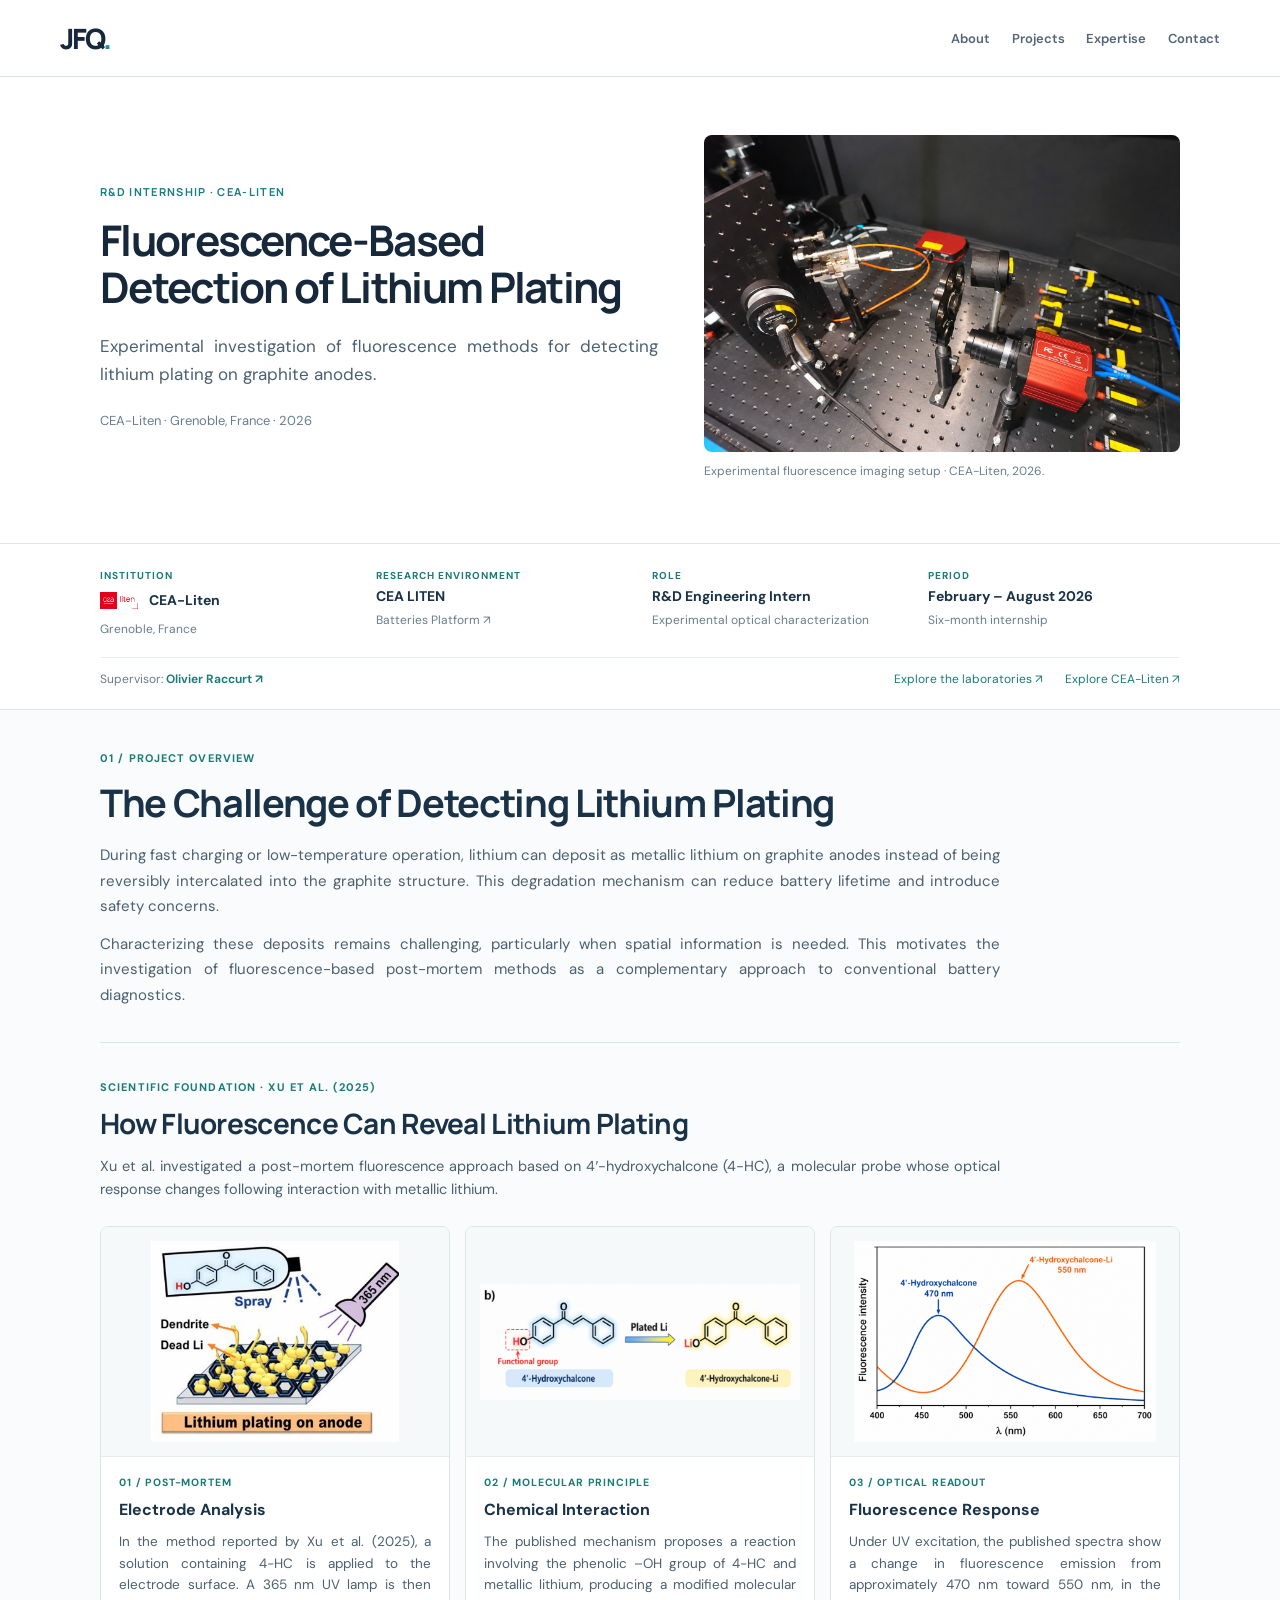
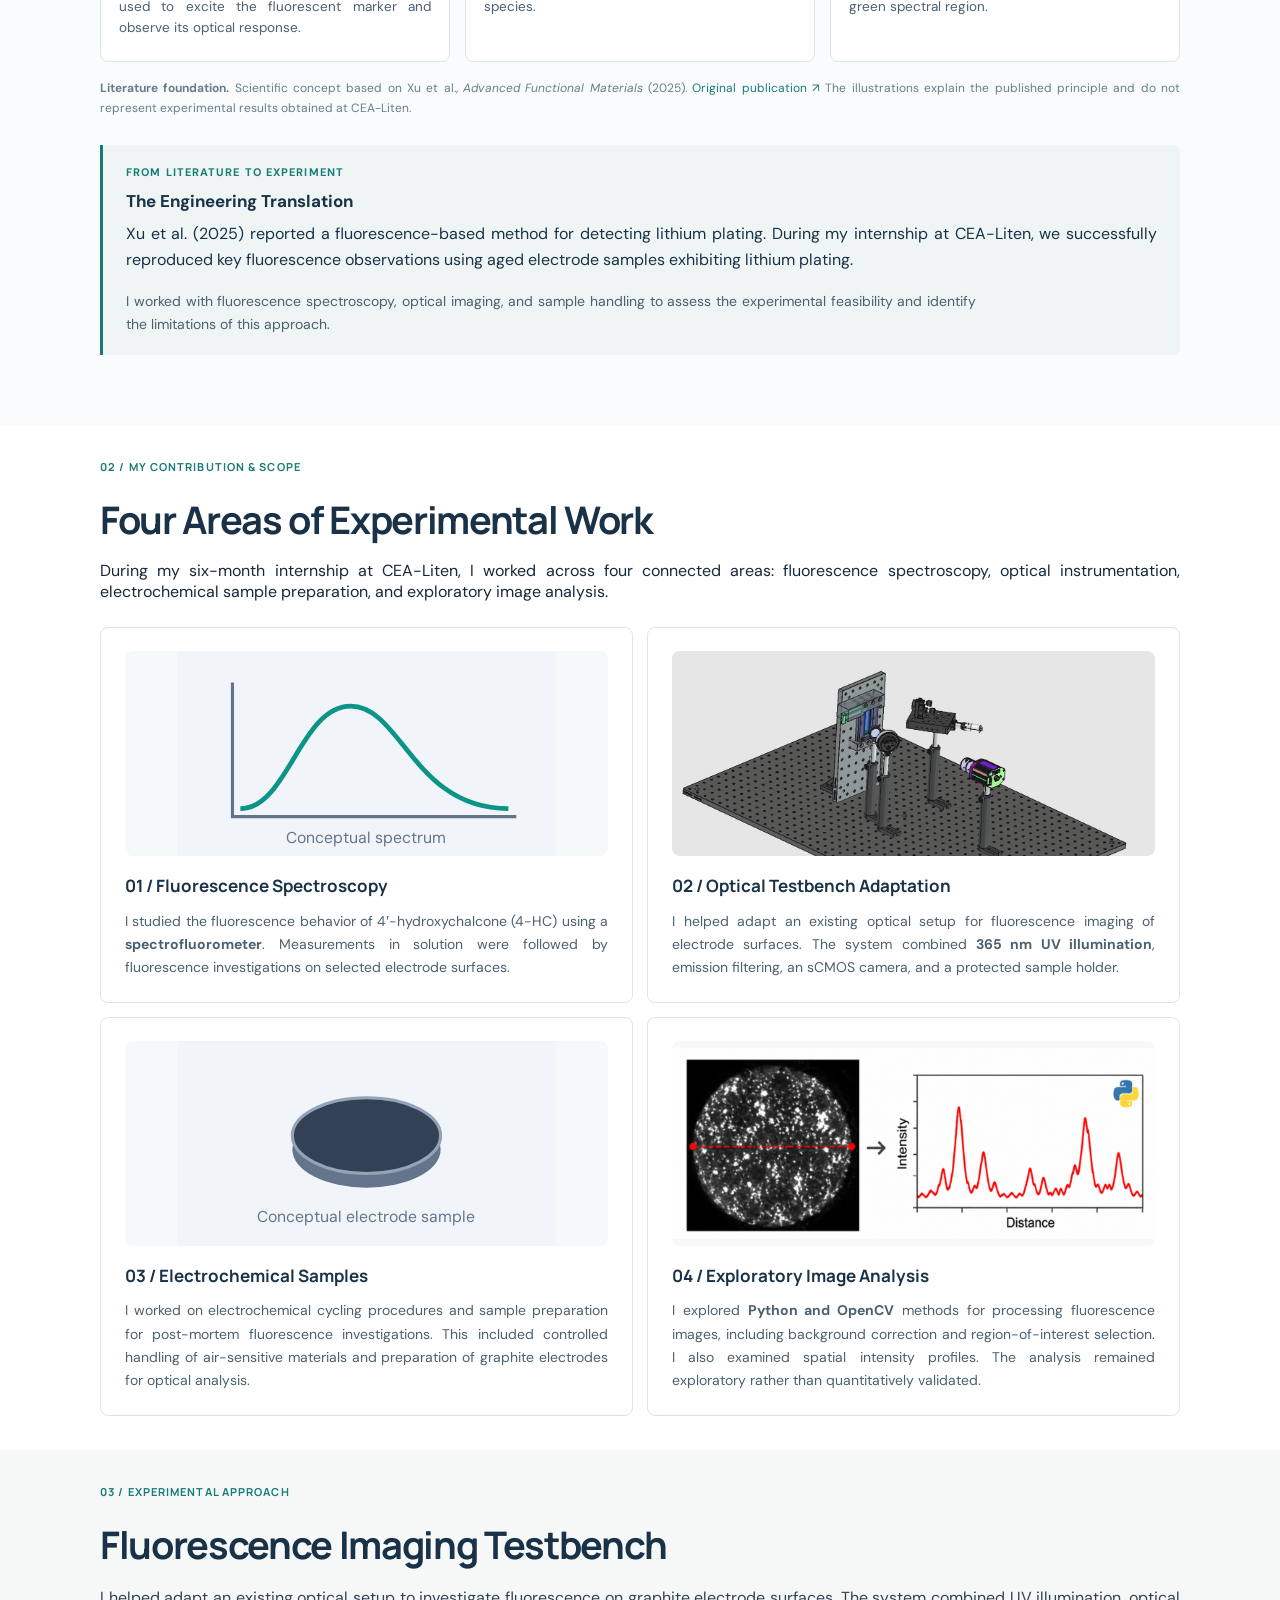
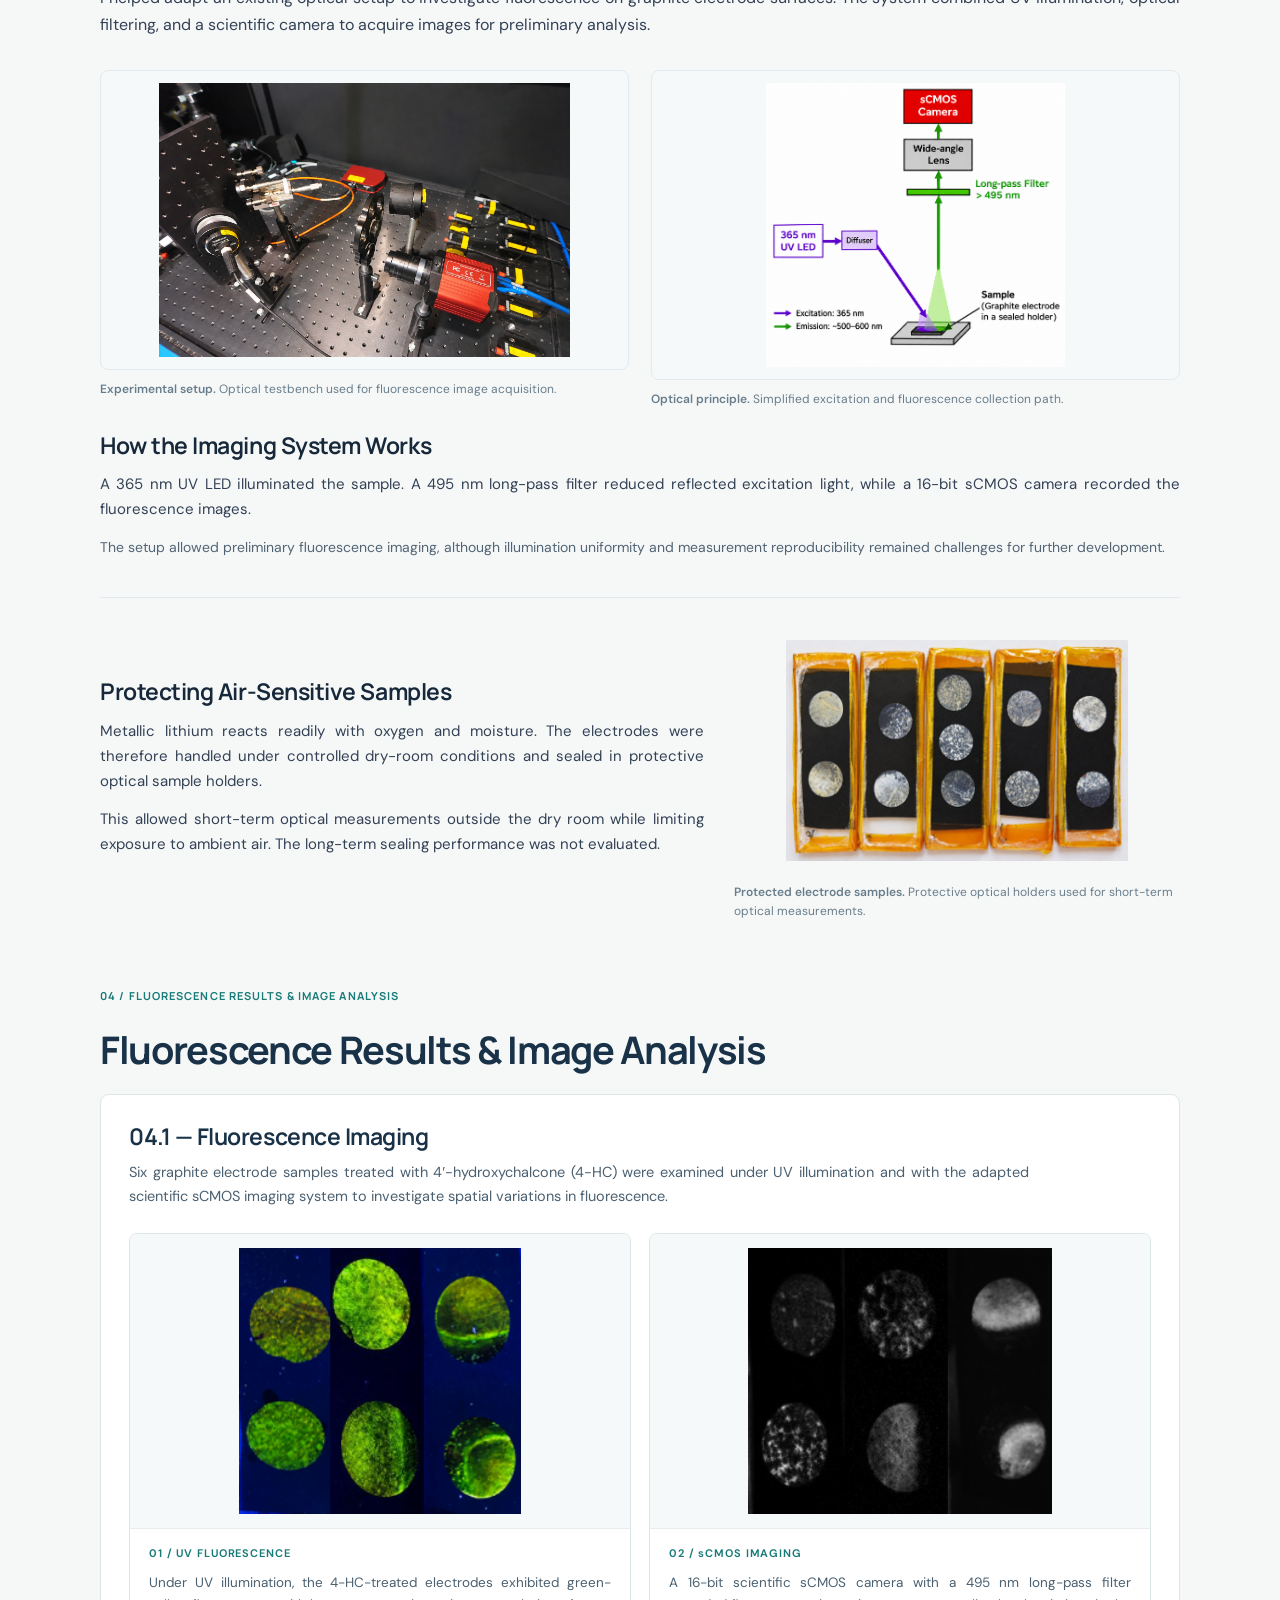
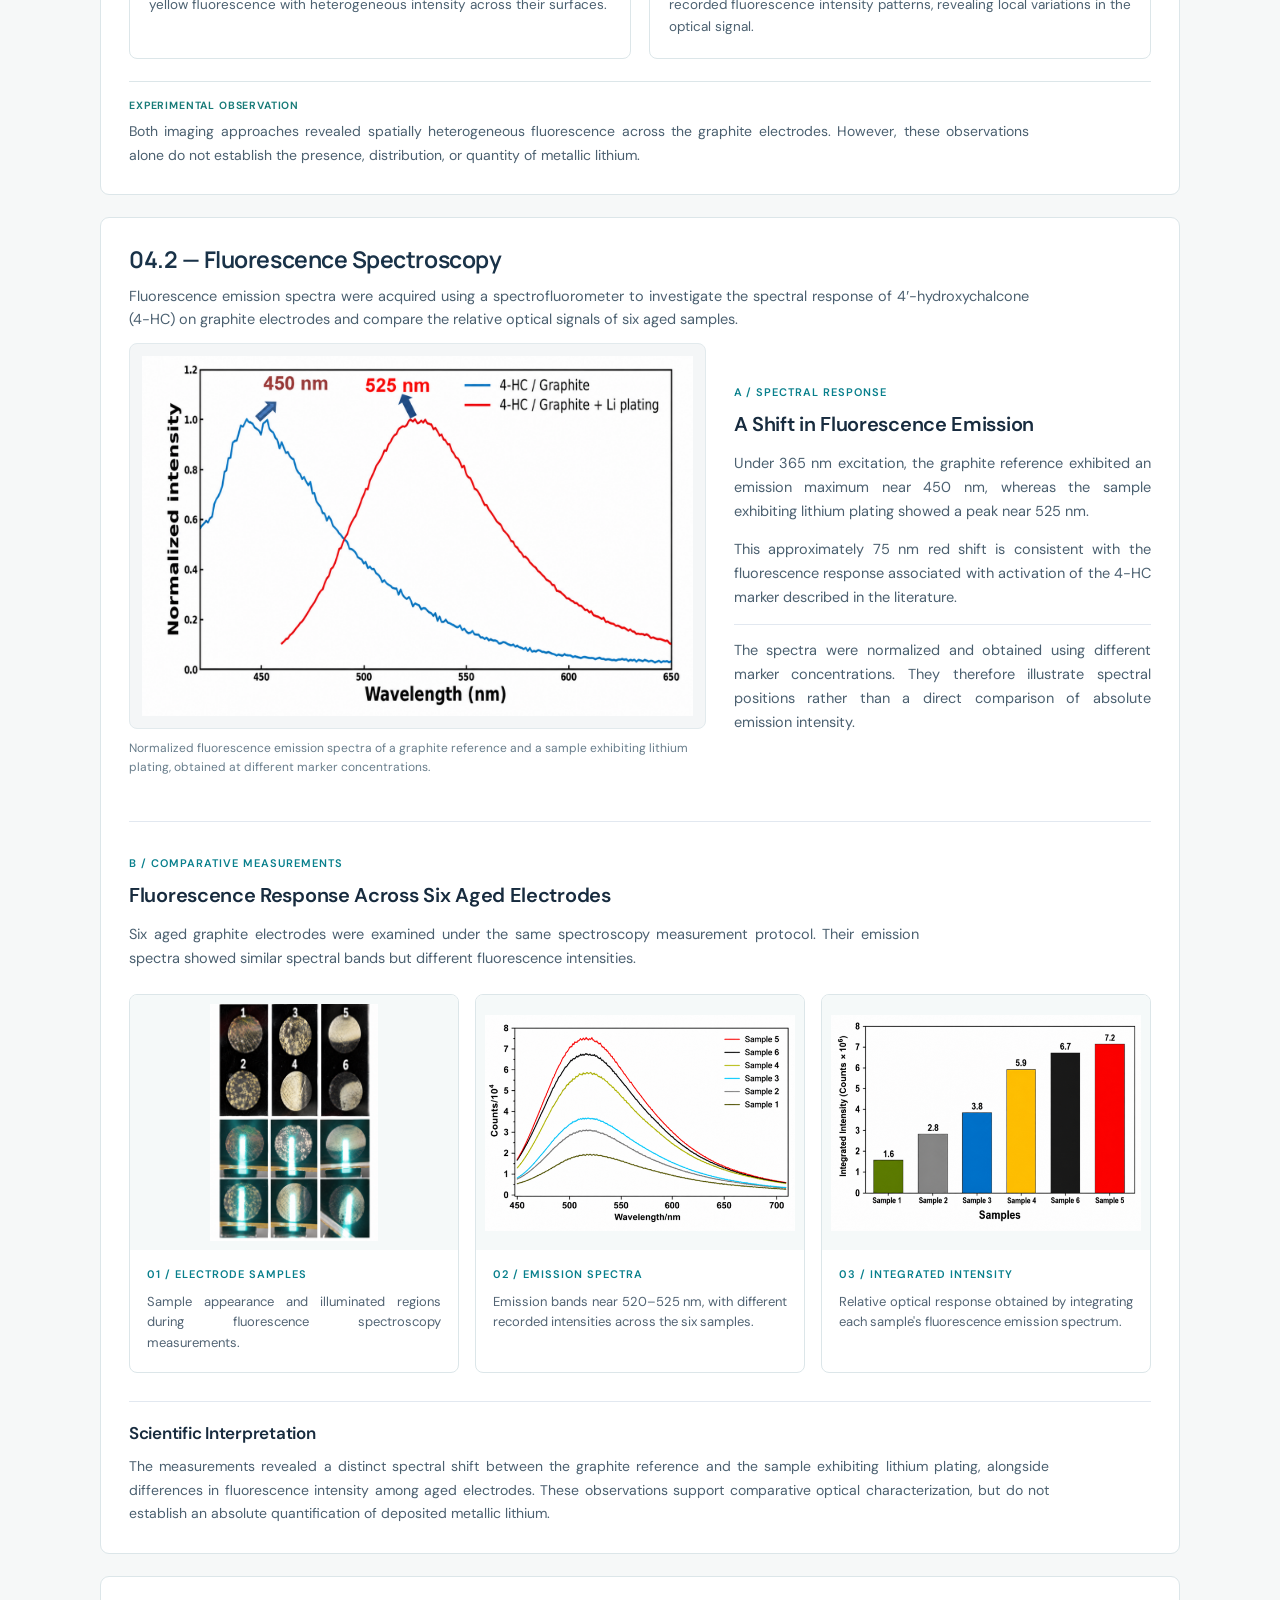
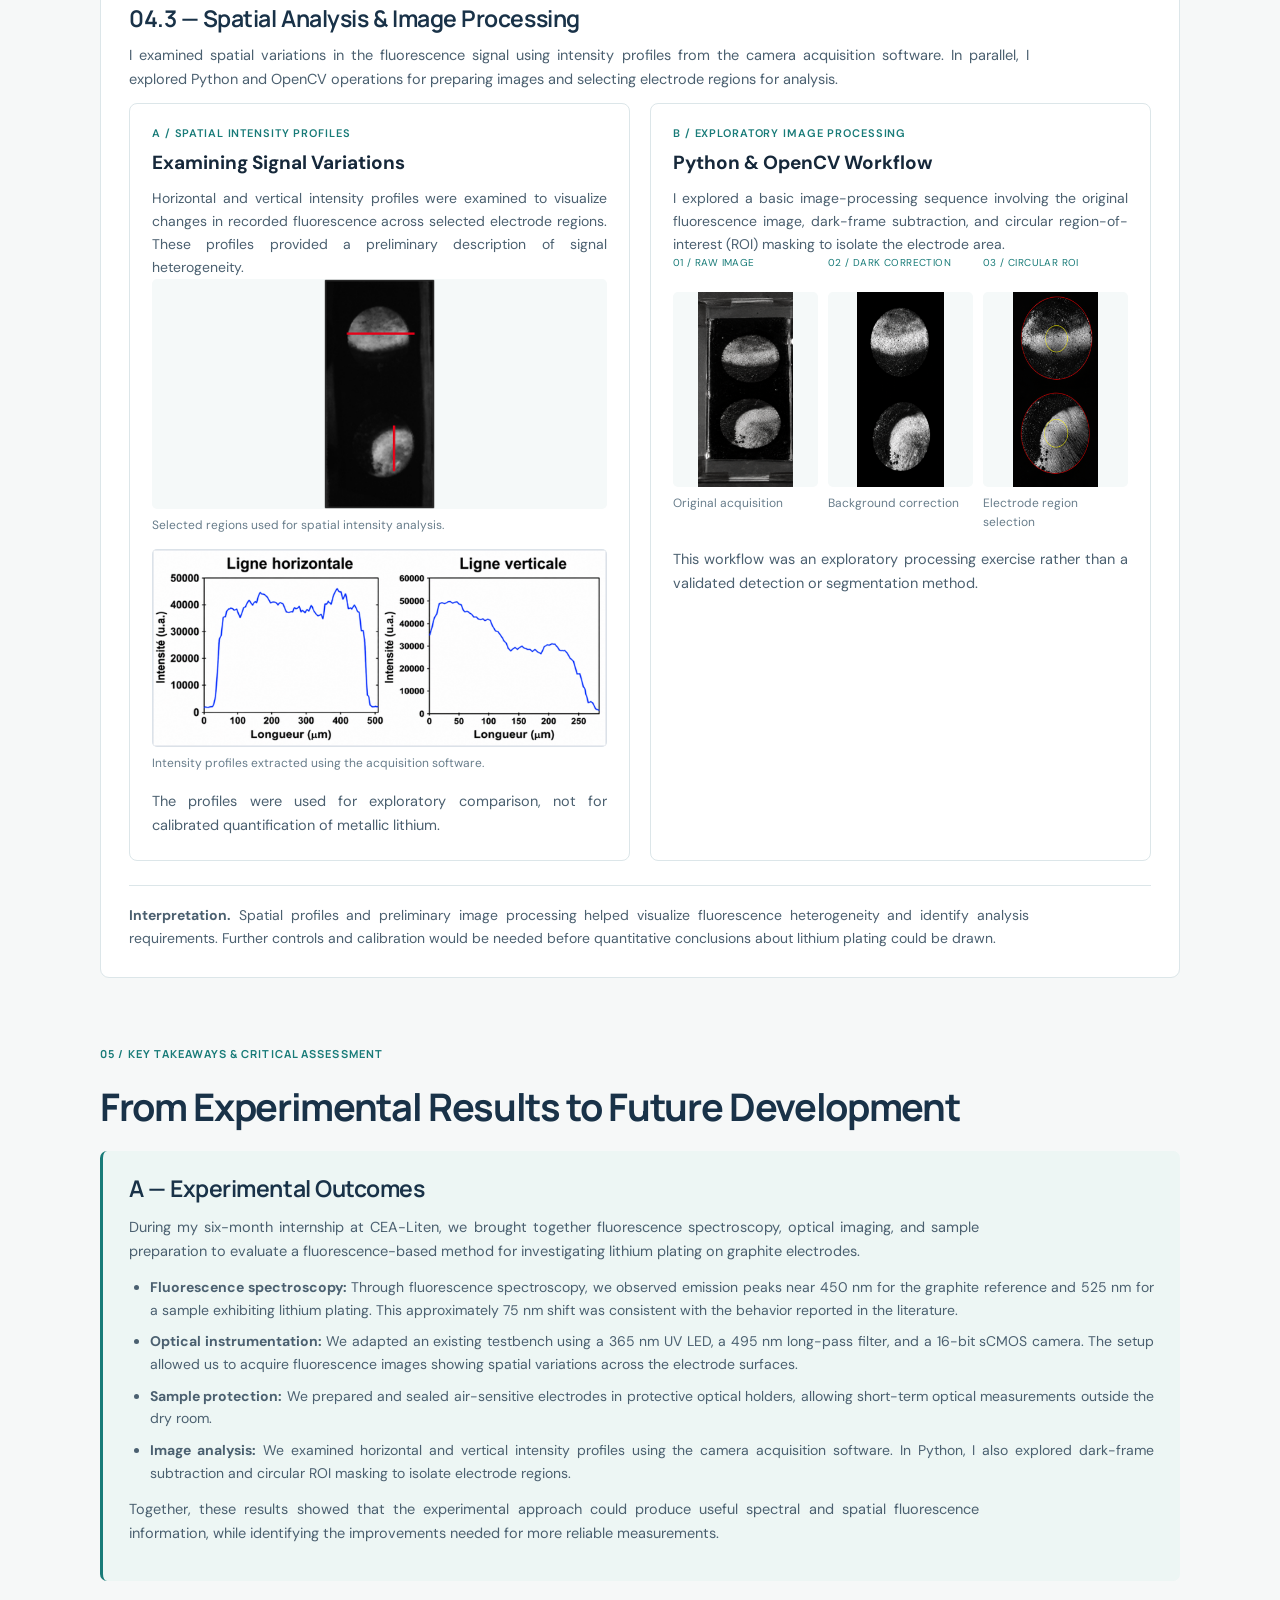
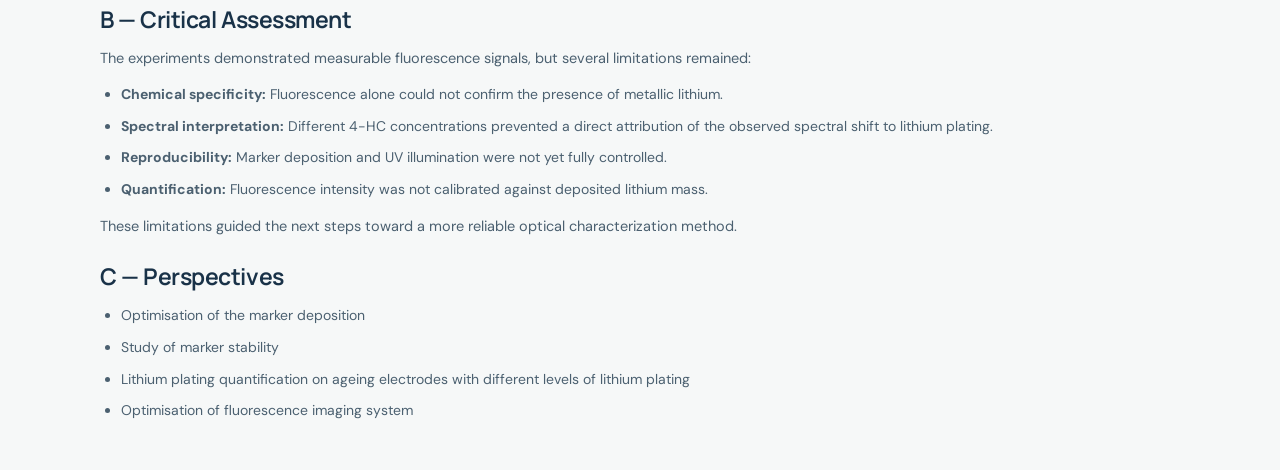
<file: projects/cea-liten.html>
<!DOCTYPE html>
<html lang="en">

<head>
    <meta charset="UTF-8">
    <meta name="viewport" content="width=device-width, initial-scale=1.0">

    <title>CEA-Liten | Research Portfolio</title>

    <link rel="stylesheet" href="../assets/css/style.css">
    <link rel="stylesheet" href="../assets/css/cea-liten.css">
</head>

<body>

    <header class="nav">
        <div class="wrap navinner">

            <a class="brand" href="../index.html">
                JFQ<span class="branddot">.</span>
            </a>

            <nav aria-label="Primary navigation">
                <a href="../index.html#about">About</a>
                <a href="../index.html#projects">Projects</a>
                <a href="../index.html#skills">Expertise</a>
                <a href="../index.html#contact">Contact</a>
            </nav>

        </div>
    </header>

    <main>

        <!-- ==========================================
     PROJECT HERO — CEA-LITEN
========================================== -->

        <section class="hero wrap">

            <div class="project-hero-grid">

                <!-- Left Column: Project Information -->

                <div class="project-hero-content">

                    <div class="eyebrow">
                        <h3>R&amp;D INTERNSHIP · CEA-LITEN</h3>
                    </div>

                    <h1>
                        Fluorescence-Based Detection
                        of Lithium Plating
                    </h1>

                    <p class="lead">
                        Experimental investigation of fluorescence
                        methods for detecting lithium plating
                        on graphite anodes.
                    </p>

                    <p class="project-credits">
                        CEA-Liten · Grenoble, France · 2026<br>
                    </p>

                </div>


                <!-- Right Column: Preliminary Optical Test -->

                <!-- Right Column: Experimental Optical Setup -->
                <figure class="project-hero-figure">
                    <img src="../assets/images/cea-liten/cea-liten-optical-setup-v2.png"
                        alt="Experimental fluorescence imaging setup with optical components and a scientific camera at CEA-Liten"
                        width="1536" height="1024" fetchpriority="high">

                    <figcaption>
                        Experimental fluorescence imaging setup · CEA-Liten, 2026.
                    </figcaption>
                </figure>


            </div>

        </section>
        <!-- 01 / PROJECT OVERVIEW — replace the existing #overview section with this block -->

        <!-- ==========================================
     PROJECT BRIEF — CEA-LITEN
========================================== -->

        <section class="cea-project-brief" aria-label="Project information">
            <div class="wrap">

                <div class="cea-project-brief__grid">

                    <!-- Institution -->
                    <div class="cea-project-brief__item">
                        <span class="cea-project-brief__label">
                            Institution
                        </span>

                        <div class="cea-project-brief__institution">
                            <img class="cea-project-brief__logo" src="../assets/images/cea-liten/cea-logo.png"
                                alt="CEA institutional logo" loading="lazy">

                            <strong>CEA-Liten</strong>
                        </div>

                        <span>Grenoble, France</span>
                    </div>

                    <!-- Research Environment -->
                    <div class="cea-project-brief__item">
                        <span class="cea-project-brief__label">
                            Research Environment
                        </span>

                        <strong>CEA LITEN</strong>

                        <a class="cea-project-brief__platform"
                            href="https://liten.cea.fr/cea-tech/liten/english/Pages/Work-with-us/Technology-platforms/Batteries.aspx"
                            target="_blank" rel="noopener noreferrer">
                            Batteries Platform ↗
                        </a>
                    </div>

                    <!-- Role -->
                    <div class="cea-project-brief__item">
                        <span class="cea-project-brief__label">
                            Role
                        </span>

                        <strong>R&amp;D Engineering Intern</strong>
                        <span>Experimental optical characterization</span>
                    </div>

                    <!-- Period -->
                    <div class="cea-project-brief__item">
                        <span class="cea-project-brief__label">
                            Period
                        </span>

                        <strong>February – August 2026</strong>
                        <span>Six-month internship</span>
                    </div>

                </div>

                <!-- Resources -->
                <div class="cea-project-brief__footer">

                    <span>
                        Supervisor:
                        <a href="https://liten.cea.fr/cea-tech/liten/english/Pages/CEA-Liten/HDR/RACCURT-Olivier.aspx"
                            target="_blank" rel="noopener noreferrer">
                            Olivier Raccurt ↗
                        </a>
                    </span>

                    <nav class="cea-project-brief__resources" aria-label="Research environment resources">
                        <a href="https://www.youtube.com/watch?v=JnBsenHDA7I" target="_blank" rel="noopener noreferrer">
                            Explore the laboratories ↗
                        </a>

                        <a href="https://liten.cea.fr/" target="_blank" rel="noopener noreferrer">
                            Explore CEA-Liten ↗
                        </a>
                    </nav>

                </div>

            </div>
        </section>


        <!-- ==========================================
     01 / PROJECT OVERVIEW
========================================== -->

        <section id="overview" class="section light cea-overview">

            <div class="wrap">


                <!-- 01 / PROJECT OVERVIEW — INTRODUCTION -->

                <header class="cea-overview__header cea-overview__header--compact">

                    <p class="cea-overview__eyebrow">
                        01 / PROJECT OVERVIEW
                    </p>

                    <h2>The Challenge of Detecting Lithium Plating</h2>

                    <div class="cea-overview__summary">

                        <p>
                            During fast charging or low-temperature operation,
                            lithium can deposit as metallic lithium on graphite
                            anodes instead of being reversibly intercalated into
                            the graphite structure. This degradation mechanism
                            can reduce battery lifetime and introduce safety concerns.
                        </p>

                        <p>
                            Characterizing these deposits remains challenging,
                            particularly when spatial information is needed.
                            This motivates the investigation of fluorescence-based
                            post-mortem methods as a complementary approach to
                            conventional battery diagnostics.
                        </p>

                    </div>

                </header>




                <!-- B. SCIENTIFIC FOUNDATION -->

                <div class="cea-overview__foundation">

                    <div class="cea-overview__foundation-header">

                        <div>

                            <p class="cea-overview__eyebrow">
                                SCIENTIFIC FOUNDATION · XU ET AL. (2025)
                            </p>

                            <h3>
                                How Fluorescence Can Reveal Lithium Plating
                            </h3>

                            <p>
                                Xu et al. investigated a post-mortem
                                fluorescence approach based on
                                4′-hydroxychalcone (4-HC), a molecular
                                probe whose optical response changes
                                following interaction with metallic lithium.
                            </p>

                        </div>

                    </div>


                    <!-- THREE-STEP SCIENTIFIC SEQUENCE -->

                    <div class="cea-principle-grid">

                        <!-- STEP 01 -->

                        <article class="cea-principle-card">

                            <div class="cea-principle-card__image">

                                <img src="../assets/images/cea-liten/principle-post-mortem-v2.png"
                                    alt="Conceptual illustration of post-mortem graphite electrode analysis and application of a fluorescent probe by spraying"
                                    loading="lazy">

                            </div>

                            <div class="cea-principle-card__content">

                                <span class="cea-principle-card__number">
                                    01 / POST-MORTEM
                                </span>

                                <h4>Electrode Analysis</h4>

                                <p>
                                    In the method reported by Xu et al. (2025),
                                    a solution containing 4-HC is applied to the
                                    electrode surface. A 365 nm UV lamp is then
                                    used to excite the fluorescent marker and
                                    observe its optical response.
                                </p>

                            </div>

                        </article>


                        <!-- STEP 02 -->

                        <article class="cea-principle-card">

                            <div class="cea-principle-card__image">

                                <img src="../assets/images/cea-liten/principle-molecular-interaction-v2.png"
                                    alt="Conceptual representation of the proposed interaction between the phenolic hydroxyl group of 4-HC and metallic lithium"
                                    loading="lazy">

                            </div>

                            <div class="cea-principle-card__content">

                                <span class="cea-principle-card__number">
                                    02 / MOLECULAR PRINCIPLE
                                </span>

                                <h4>Chemical Interaction</h4>

                                <p>
                                    The published mechanism proposes a
                                    reaction involving the phenolic
                                    –OH group of 4-HC and metallic
                                    lithium, producing a modified
                                    molecular species.
                                </p>

                            </div>

                        </article>


                        <!-- STEP 03 -->

                        <article class="cea-principle-card">

                            <div class="cea-principle-card__image">

                                <img src="../assets/images/cea-liten/principle-fluorescence-shift.png"
                                    alt="Schematic fluorescence emission shift from approximately 470 nm to 550 nm reported in the published study"
                                    loading="lazy">

                            </div>

                            <div class="cea-principle-card__content">

                                <span class="cea-principle-card__number">
                                    03 / OPTICAL READOUT
                                </span>

                                <h4>Fluorescence Response</h4>

                                <p>
                                    Under UV excitation, the published
                                    spectra show a change in fluorescence
                                    emission from approximately
                                    470 nm toward 550 nm, in the
                                    green spectral region.
                                </p>

                            </div>

                        </article>

                    </div>


                    <!-- LITERATURE ATTRIBUTION -->

                    <p class="cea-overview__reference">

                        <strong>Literature foundation.</strong>
                        Scientific concept based on Xu et al.,
                        <em>Advanced Functional Materials</em> (2025).

                        <a href="https://doi.org/10.1002/adfm.202412614" target="_blank" rel="noopener noreferrer">
                            Original publication ↗
                        </a>

                        The illustrations explain the published
                        principle and do not represent experimental
                        results obtained at CEA-Liten.

                    </p>

                    <!-- FROM LITERATURE TO EXPERIMENT -->

                    <div class="cea-overview__bridge">

                        <p class="cea-overview__eyebrow">
                            FROM LITERATURE TO EXPERIMENT
                        </p>

                        <h4>The Engineering Translation</h4>

                        <p>
                            Xu et al. (2025) reported a fluorescence-based
                            method for detecting lithium plating. During
                            my internship at CEA-Liten, we successfully
                            reproduced key fluorescence observations
                            using aged electrode samples exhibiting
                            lithium plating.
                        </p>

                        <p>
                            I worked with fluorescence spectroscopy,
                            optical imaging, and sample handling to
                            assess the experimental feasibility and
                            identify the limitations of this approach.
                        </p>
                    </div>
                </div>

            </div>

        </section>



        <!-- ==========================================
     02 / MY CONTRIBUTION & SCOPE
     ========================================== -->

        <section class="section" id="contribution">
            <div class="wrap">

                <div class="section-label">
                    02 / MY CONTRIBUTION &amp; SCOPE
                </div>

                <h2>Four Areas of Experimental Work</h2>

                <p class="contribution-intro">
                    During my six-month internship at CEA-Liten,
                    I worked across four connected areas:
                    fluorescence spectroscopy, optical instrumentation,
                    electrochemical sample preparation, and exploratory
                    image analysis.
                </p>

                <div class="contribution-grid">

                    <!-- 01 / FLUORESCENCE SPECTROSCOPY -->

                    <article class="contribution-card">

                        <div class="contribution-card__image">
                            <svg viewBox="0 0 240 130" width="100%" height="100%" role="img"
                                aria-label="Conceptual fluorescence spectroscopy diagram">
                                <rect width="240" height="130" fill="#f1f5f9" />
                                <path d="M35 20 V105 H215" fill="none" stroke="#64748b" stroke-width="2" />
                                <path d="M40 100 C70 100 78 35 110 35 S150 100 210 100" fill="none" stroke="#0d9488"
                                    stroke-width="3" /><text x="120" y="122" text-anchor="middle" font-size="10"
                                    fill="#64748b">Conceptual spectrum</text>
                            </svg>
                        </div>

                        <div class="contribution-card__content">

                            <h3>01 / Fluorescence Spectroscopy</h3>

                            <p>
                                I studied the fluorescence behavior of
                                4′-hydroxychalcone (4-HC) using a
                                <strong>spectrofluorometer</strong>.
                                Measurements in solution were followed by
                                fluorescence investigations on selected
                                electrode surfaces.
                            </p>

                        </div>

                    </article>


                    <!-- 02 / OPTICAL TESTBENCH -->

                    <article class="contribution-card">

                        <div class="contribution-card__image">
                            <img src="../assets/images/cea-liten/contribution-testbench-v2.png"
                                alt="Experimental optical testbench with illumination and imaging components"
                                loading="lazy">
                        </div>

                        <div class="contribution-card__content">

                            <h3>02 / Optical Testbench Adaptation</h3>

                            <p>
                                I helped adapt an existing optical setup
                                for fluorescence imaging of electrode surfaces.
                                The system combined
                                <strong>365 nm UV illumination</strong>,
                                emission filtering, an sCMOS camera,
                                and a protected sample holder.
                            </p>

                        </div>

                    </article>


                    <!-- 03 / ELECTROCHEMICAL SAMPLES -->

                    <article class="contribution-card">

                        <div class="contribution-card__image">
                            <svg viewBox="0 0 240 130" width="100%" height="100%" role="img"
                                aria-label="Conceptual electrode sample illustration">
                                <rect width="240" height="130" fill="#f1f5f9" />
                                <ellipse cx="120" cy="69" rx="47" ry="24" fill="#64748b" />
                                <ellipse cx="120" cy="60" rx="47" ry="24" fill="#334155" stroke="#94a3b8"
                                    stroke-width="2" /><text x="120" y="115" text-anchor="middle" font-size="10"
                                    fill="#64748b">Conceptual electrode sample</text>
                            </svg>
                        </div>

                        <div class="contribution-card__content">

                            <h3>03 / Electrochemical Samples</h3>

                            <p>
                                I worked on electrochemical cycling
                                procedures and sample preparation for
                                post-mortem fluorescence investigations.
                                This included controlled handling of
                                air-sensitive materials and preparation
                                of graphite electrodes for optical analysis.
                            </p>

                        </div>

                    </article>


                    <!-- 04 / IMAGE ANALYSIS -->

                    <article class="contribution-card">

                        <div class="contribution-card__image">
                            <img src="../assets/images/cea-liten/contribution-image-analysis.png"
                                alt="Fluorescence image of an electrode with a corresponding spatial intensity profile"
                                loading="lazy">
                        </div>

                        <div class="contribution-card__content">

                            <h3>04 / Exploratory Image Analysis</h3>

                            <p>
                                I explored <strong>Python and OpenCV</strong>
                                methods for processing fluorescence images,
                                including background correction and
                                region-of-interest selection. I also
                                examined spatial intensity profiles.
                                The analysis remained exploratory
                                rather than quantitatively validated.
                            </p>

                        </div>

                    </article>

                </div>

            </div>
        </section>


        <!-- ==========================================
     03 / EXPERIMENTAL APPROACH
     ========================================== -->

        <section class="section light" id="approach">
            <div class="wrap">

                <div class="section-label">
                    03 / EXPERIMENTAL APPROACH
                </div>

                <h2>Fluorescence Imaging Testbench</h2>

                <p class="approach-intro">
                    I helped adapt an existing optical setup to
                    investigate fluorescence on graphite electrode
                    surfaces. The system combined UV illumination,
                    optical filtering, and a scientific camera
                    to acquire images for preliminary analysis.
                </p>

                <!-- OPTICAL IMAGING SYSTEM -->

                <!-- ==========================================
     OPTICAL IMAGING SYSTEM
     ========================================== -->

                <!-- OPTICAL IMAGING SYSTEM -->

                <div class="approach-system">

                    <div class="approach-figures">

                        <!-- EXPERIMENTAL PHOTOGRAPH -->

                        <figure class="approach-figure approach-figure--photo">

                            <div class="approach-figure__image">
                                <img src="../assets/images/cea-liten/cea-liten-optical-setup-v2.png"
                                    alt="Photograph of the experimental fluorescence imaging testbench" loading="lazy">
                            </div>

                            <figcaption>
                                <strong>Experimental setup.</strong>
                                Optical testbench used for fluorescence
                                image acquisition.
                            </figcaption>

                        </figure>

                        <!-- OPTICAL SCHEMATIC -->

                        <figure class="approach-figure approach-figure--schematic">

                            <div class="approach-figure__image">
                                <img src="../assets/images/cea-liten/fluorescence-schematic.png"
                                    alt="Simplified optical schematic showing 365 nm UV excitation, 495 nm long-pass filtering and sCMOS imaging"
                                    loading="lazy">
                            </div>

                            <figcaption>
                                <strong>Optical principle.</strong>
                                Simplified excitation and fluorescence
                                collection path.
                            </figcaption>

                        </figure>

                    </div>

                    <!-- TECHNICAL EXPLANATION -->

                    <div class="approach-system__details">

                        <h3>How the Imaging System Works</h3>

                        <p>
                            A 365 nm UV LED illuminated the sample.
                            A 495 nm long-pass filter reduced reflected
                            excitation light, while a 16-bit sCMOS
                            camera recorded
                            the fluorescence images.
                        </p>

                    </div>

                </div>


                <!-- EXPERIMENTAL LIMITATION -->

                <p class="approach-note">
                    The setup allowed preliminary fluorescence imaging,
                    although illumination uniformity and measurement
                    reproducibility remained challenges for
                    further development.
                </p>


                <!-- ==========================================
     SAMPLE PROTECTION
     ========================================== -->

                <div class="approach-samples">

                    <!-- LEFT: METHODOLOGICAL EXPLANATION -->

                    <div class="approach-samples__content">

                        <h3>Protecting Air-Sensitive Samples</h3>

                        <p>
                            Metallic lithium reacts readily with
                            oxygen and moisture. The electrodes
                            were therefore handled under controlled
                            dry-room conditions and sealed in
                            protective optical sample holders.
                        </p>

                        <p>
                            This allowed short-term optical
                            measurements outside the dry room
                            while limiting exposure to ambient air.
                            The long-term sealing performance
                            was not evaluated.
                        </p>

                    </div>


                    <!-- RIGHT: PROTECTED ELECTRODE SAMPLES -->

                    <figure class="approach-figure approach-figure--samples">

                        <div class="approach-figure__image">
                            <img src="../assets/images/cea-liten/encapsulated-electrode-v2.png"
                                alt="Electrode samples enclosed in protective optical holders" loading="lazy">
                        </div>

                        <figcaption>
                            <strong>Protected electrode samples.</strong>
                            Protective optical holders used for
                            short-term optical measurements.
                        </figcaption>

                    </figure>

                </div>


            </div>
        </section>

        <section class="section light" id="image-analysis">
            <div class="wrap">

                <div class="section-label">
                    04 / FLUORESCENCE RESULTS & IMAGE ANALYSIS
                </div>

                <h2>Fluorescence Results & Image Analysis</h2>

                <div class="analysis-block analysis-block--imaging" id="fluorescence-imaging">

                    <div class="imaging-header">
                        <h3>04.1 — Fluorescence Imaging</h3>

                        <p class="analysis-intro">
                            Six graphite electrode samples treated with
                            4′-hydroxychalcone (4-HC) were examined under
                            UV illumination and with the adapted scientific
                            sCMOS imaging system to investigate spatial
                            variations in fluorescence.
                        </p>
                    </div>

                    <div class="imaging-results-grid">

                        <!-- UV FLUORESCENCE -->

                        <figure class="imaging-panel">

                            <div class="imaging-panel__visual">
                                <img src="../assets/images/cea-liten/electrodes-uv.png"
                                    alt="Six graphite electrodes showing green-yellow fluorescence under UV illumination"
                                    loading="lazy">
                            </div>

                            <figcaption class="imaging-panel__content">

                                <span class="imaging-panel__label">
                                    01 / UV FLUORESCENCE
                                </span>

                                <p>
                                    Under UV illumination, the 4-HC-treated
                                    electrodes exhibited green-yellow fluorescence
                                    with heterogeneous intensity across their
                                    surfaces.
                                </p>

                            </figcaption>

                        </figure>

                        <!-- SCIENTIFIC sCMOS IMAGING -->

                        <figure class="imaging-panel">

                            <div class="imaging-panel__visual">
                                <img src="../assets/images/cea-liten/electrodes-scmos.png"
                                    alt="Monochrome fluorescence images of six graphite electrodes acquired with a scientific sCMOS camera"
                                    loading="lazy">
                            </div>

                            <figcaption class="imaging-panel__content">

                                <span class="imaging-panel__label">
                                    02 / sCMOS IMAGING
                                </span>

                                <p>
                                    A 16-bit scientific sCMOS camera with
                                    a 495 nm long-pass filter recorded
                                    fluorescence intensity patterns,
                                    revealing local variations in the
                                    optical signal.
                                </p>

                            </figcaption>

                        </figure>

                    </div>

                    <!-- SCIENTIFIC INTERPRETATION -->

                    <div class="imaging-conclusion">

                        <span class="imaging-conclusion__label">
                            EXPERIMENTAL OBSERVATION
                        </span>

                        <p>
                            Both imaging approaches revealed spatially
                            heterogeneous fluorescence across the graphite
                            electrodes. However, these observations alone
                            do not establish the presence, distribution,
                            or quantity of metallic lithium.
                        </p>

                    </div>

                </div>


                <div class="analysis-block analysis-block--spectroscopy" id="fluorescence-spectroscopy">

                    <h3>04.2 — Fluorescence Spectroscopy</h3>

                    <p class="spectroscopy-intro">
                        Fluorescence emission spectra were acquired using a
                        spectrofluorometer
                        to investigate the spectral response of
                        4′-hydroxychalcone (4-HC) on graphite electrodes
                        and compare the relative optical signals of
                        six aged samples.
                    </p>

                    <!-- BLOCK A: SPECTRAL RESPONSE -->

                    <div class="spectroscopy-mechanism">

                        <figure class="spectroscopy-figure spectroscopy-figure--shift">

                            <div class="spectroscopy-figure__media">
                                <img src="../assets/images/cea-liten/spectral-response.png"
                                    alt="Normalized fluorescence emission spectra showing peaks near 450 and 525 nm"
                                    loading="lazy">
                            </div>

                            <figcaption>
                                Normalized fluorescence emission spectra
                                of a graphite reference and a sample
                                exhibiting lithium plating, obtained
                                at different marker concentrations.
                            </figcaption>

                        </figure>

                        <div class="spectroscopy-mechanism__content">

                            <div class="spectroscopy-eyebrow">
                                A / SPECTRAL RESPONSE
                            </div>

                            <h4>A Shift in Fluorescence Emission</h4>

                            <p>
                                Under 365 nm excitation, the graphite
                                reference exhibited an emission maximum
                                near 450 nm, whereas the sample exhibiting
                                lithium plating showed a peak near 525 nm.
                            </p>

                            <p>
                                This approximately 75 nm red shift is
                                consistent with the fluorescence response
                                associated with activation of the 4-HC
                                marker described in the literature.
                            </p>

                            <p class="spectroscopy-method-note">
                                The spectra were normalized and obtained
                                using different marker concentrations.
                                They therefore illustrate spectral
                                positions rather than a direct comparison
                                of absolute emission intensity.
                            </p>

                        </div>

                    </div>

                    <!-- BLOCK B: COMPARATIVE MEASUREMENTS -->

                    <div class="spectroscopy-comparison">

                        <div class="spectroscopy-comparison__header">

                            <div class="spectroscopy-eyebrow">
                                B / COMPARATIVE MEASUREMENTS
                            </div>

                            <h4>Fluorescence Response Across Six Aged Electrodes</h4>

                            <p>
                                Six aged graphite electrodes were examined
                                under the same spectroscopy measurement
                                protocol. Their emission spectra showed
                                similar spectral bands but different
                                fluorescence intensities.
                            </p>

                        </div>

                        <div class="spectroscopy-grid">

                            <!-- PANEL 01: SAMPLES -->

                            <figure class="spectroscopy-panel">

                                <div class="spectroscopy-panel__media">
                                    <img src="../assets/images/cea-liten/spectroscopy-samples.png"
                                        alt="Six aged graphite electrodes and their illuminated regions during spectroscopy"
                                        loading="lazy">
                                </div>

                                <figcaption>
                                    <span class="spectroscopy-panel__label">
                                        01 / ELECTRODE SAMPLES
                                    </span>

                                    <p>
                                        Sample appearance and illuminated
                                        regions during fluorescence
                                        spectroscopy measurements.
                                    </p>
                                </figcaption>

                            </figure>

                            <!-- PANEL 02: EMISSION SPECTRA -->

                            <figure class="spectroscopy-panel">

                                <div class="spectroscopy-panel__media">
                                    <img src="../assets/images/cea-liten/six-emission-spectra.png"
                                        alt="Fluorescence emission spectra of six aged graphite electrode samples"
                                        loading="lazy">
                                </div>

                                <figcaption>
                                    <span class="spectroscopy-panel__label">
                                        02 / EMISSION SPECTRA
                                    </span>

                                    <p>
                                        Emission bands near 520–525 nm,
                                        with different recorded intensities
                                        across the six samples.
                                    </p>
                                </figcaption>

                            </figure>

                            <!-- PANEL 03: INTEGRATED INTENSITY -->

                            <figure class="spectroscopy-panel">

                                <div class="spectroscopy-panel__media">
                                    <img src="../assets/images/cea-liten/integrated-fluorescence.png"
                                        alt="Integrated fluorescence intensity comparison across six aged graphite electrodes"
                                        loading="lazy">
                                </div>

                                <figcaption>
                                    <span class="spectroscopy-panel__label">
                                        03 / INTEGRATED INTENSITY
                                    </span>

                                    <p>
                                        Relative optical response obtained
                                        by integrating each sample's
                                        fluorescence emission spectrum.
                                    </p>
                                </figcaption>

                            </figure>

                        </div>

                    </div>

                    <!-- SCIENTIFIC INTERPRETATION -->

                    <div class="spectroscopy-conclusion">

                        <h4>Scientific Interpretation</h4>

                        <p>
                            The measurements revealed a distinct spectral
                            shift between the graphite reference and the
                            sample exhibiting lithium plating, alongside
                            differences in fluorescence intensity among
                            aged electrodes. These observations support
                            comparative optical characterization, but
                            do not establish an absolute quantification
                            of deposited metallic lithium.
                        </p>

                    </div>

                </div>

                <!-- 04.3 / SPATIAL ANALYSIS & IMAGE PROCESSING -->
                <div class="analysis-block analysis-block--spatial" id="spatial-analysis">
                    <h3>04.3 — Spatial Analysis &amp; Image Processing</h3>
                    <p class="spatial-intro">
                        I examined spatial variations in the fluorescence signal using intensity profiles
                        from the camera acquisition software. In parallel, I explored Python and OpenCV
                        operations for preparing images and selecting electrode regions for analysis.
                    </p>

                    <div class="spatial-workflow">
                        <article class="spatial-panel">
                            <div class="spatial-panel__header">
                                <span class="spatial-label">A / SPATIAL INTENSITY PROFILES</span>
                                <h4>Examining Signal Variations</h4>
                                <p>
                                    Horizontal and vertical intensity profiles were examined to visualize
                                    changes in recorded fluorescence across selected electrode regions.
                                    These profiles provided a preliminary description of signal heterogeneity.
                                </p>
                            </div>
                            <div class="spatial-profiles">
                                <figure>
                                    <img src="../assets/images/cea-liten/spatial-intensity-profiles.png"
                                        alt="Fluorescence electrode image with selected spatial intensity profiles"
                                        loading="lazy">
                                    <figcaption>Selected regions used for spatial intensity analysis.</figcaption>
                                </figure>
                                <figure>
                                    <img src="../assets/images/cea-liten/intensity-profile-plots.png"
                                        alt="Horizontal and vertical fluorescence intensity profile plots"
                                        loading="lazy">
                                    <figcaption>Intensity profiles extracted using the acquisition software.
                                    </figcaption>
                                </figure>
                            </div>
                            <p class="spatial-panel__caption">
                                The profiles were used for exploratory comparison, not for calibrated
                                quantification of metallic lithium.
                            </p>
                        </article>

                        <article class="spatial-panel">
                            <div class="spatial-panel__header">
                                <span class="spatial-label">B / EXPLORATORY IMAGE PROCESSING</span>
                                <h4>Python &amp; OpenCV Workflow</h4>
                                <p>
                                    I explored a basic image-processing sequence involving the original
                                    fluorescence image, dark-frame subtraction, and circular region-of-interest
                                    (ROI) masking to isolate the electrode area.
                                </p>
                            </div>
                            <div class="spatial-processing">
                                <figure>
                                    <span>01 / RAW IMAGE</span>
                                    <img src="../assets/images/cea-liten/raw-fluorescence.png"
                                        alt="Original fluorescence image before processing" loading="lazy">
                                    <figcaption>Original acquisition</figcaption>
                                </figure>
                                <figure>
                                    <span>02 / DARK CORRECTION</span>
                                    <img src="../assets/images/cea-liten/dark-correction.png"
                                        alt="Fluorescence image after exploratory dark-frame subtraction"
                                        loading="lazy">
                                    <figcaption>Background correction</figcaption>
                                </figure>
                                <figure>
                                    <span>03 / CIRCULAR ROI</span>
                                    <img src="../assets/images/cea-liten/circular-roi.png"
                                        alt="Circular region of interest selected on the electrode image"
                                        loading="lazy">
                                    <figcaption>Electrode region selection</figcaption>
                                </figure>
                            </div>
                            <p class="spatial-panel__caption">
                                This workflow was an exploratory processing exercise rather than a
                                validated detection or segmentation method.
                            </p>
                        </article>
                    </div>

                    <div class="spatial-limitations">
                        <p>
                            <strong>Interpretation.</strong> Spatial profiles and preliminary image processing
                            helped visualize fluorescence heterogeneity and identify analysis requirements.
                            Further controls and calibration would be needed before quantitative conclusions
                            about lithium plating could be drawn.
                        </p>
                    </div>
                </div>








            </div>
        </section>
        <!-- ==========================================
     05 / KEY TAKEAWAYS & CRITICAL ASSESSMENT
     ========================================== -->
        <section class="section light" id="key-takeaways">
            <div class="wrap">

                <p class="section-label">
                    05 / KEY TAKEAWAYS & CRITICAL ASSESSMENT
                </p>

                <h2>From Experimental Results to Future Development</h2>

                <!-- A / Experimental achievements -->
                <div class="takeaways-outcome">
                    <h3>A — Experimental Outcomes</h3>

                    <p>
                        During my six-month internship at CEA-Liten, we
                        brought together fluorescence spectroscopy,
                        optical imaging, and sample preparation to
                        evaluate a fluorescence-based method for
                        investigating lithium plating on graphite electrodes.
                    </p>

                    <ul>
                        <li>
                            <strong>Fluorescence spectroscopy:</strong>
                            Through fluorescence spectroscopy, we
                            observed emission peaks near 450 nm for the
                            graphite reference and 525 nm for a sample
                            exhibiting lithium plating. This approximately
                            75 nm shift was consistent with the behavior
                            reported in the literature.
                        </li>

                        <li>
                            <strong>Optical instrumentation:</strong>
                            We adapted an existing testbench using a
                            365 nm UV LED, a 495 nm long-pass filter,
                            and a 16-bit sCMOS camera.
                            The setup allowed us to acquire fluorescence
                            images showing spatial variations across
                            the electrode surfaces.
                        </li>

                        <li>
                            <strong>Sample protection:</strong>
                            We prepared and sealed air-sensitive electrodes
                            in protective optical holders, allowing short-term
                            optical measurements outside the dry room.
                        </li>

                        <li>
                            <strong>Image analysis:</strong>
                            We examined horizontal and vertical intensity
                            profiles using the camera acquisition software.
                            In Python, I also explored dark-frame subtraction
                            and circular ROI masking to isolate electrode regions.
                        </li>
                    </ul>

                    <p>
                        Together, these results showed that the experimental
                        approach could produce useful spectral and spatial
                        fluorescence information, while identifying the
                        improvements needed for more reliable measurements.
                    </p>
                </div>

                <!-- B / Critical assessment -->
                <div class="takeaways-assessment">
                    <h3>B — Critical Assessment</h3>

                    <p>
                        The experiments demonstrated measurable fluorescence
                        signals, but several limitations remained:
                    </p>

                    <ul>
                        <li>
                            <strong>Chemical specificity:</strong>
                            Fluorescence alone could not confirm the
                            presence of metallic lithium.
                        </li>

                        <li>
                            <strong>Spectral interpretation:</strong>
                            Different 4-HC concentrations prevented
                            a direct attribution of the observed
                            spectral shift to lithium plating.
                        </li>

                        <li>
                            <strong>Reproducibility:</strong>
                            Marker deposition and UV illumination
                            were not yet fully controlled.
                        </li>

                        <li>
                            <strong>Quantification:</strong>
                            Fluorescence intensity was not calibrated
                            against deposited lithium mass.
                        </li>
                    </ul>

                    <p>
                        These limitations guided the next steps toward
                        a more reliable optical characterization method.
                    </p>
                </div>

                <!-- C / Perspectives -->
                <div class="takeaways-assessment">
                    <h3>C — Perspectives</h3>
                    <ul>
                        <li>Optimisation of the marker deposition</li>
                        <li>Study of marker stability</li>
                        <li>Lithium plating quantification on ageing electrodes with different levels of lithium plating
                        </li>
                        <li>Optimisation of fluorescence imaging system</li>
                    </ul>
                </div>

            </div>
        </section>


    </main>

</body>

</html>
</file>
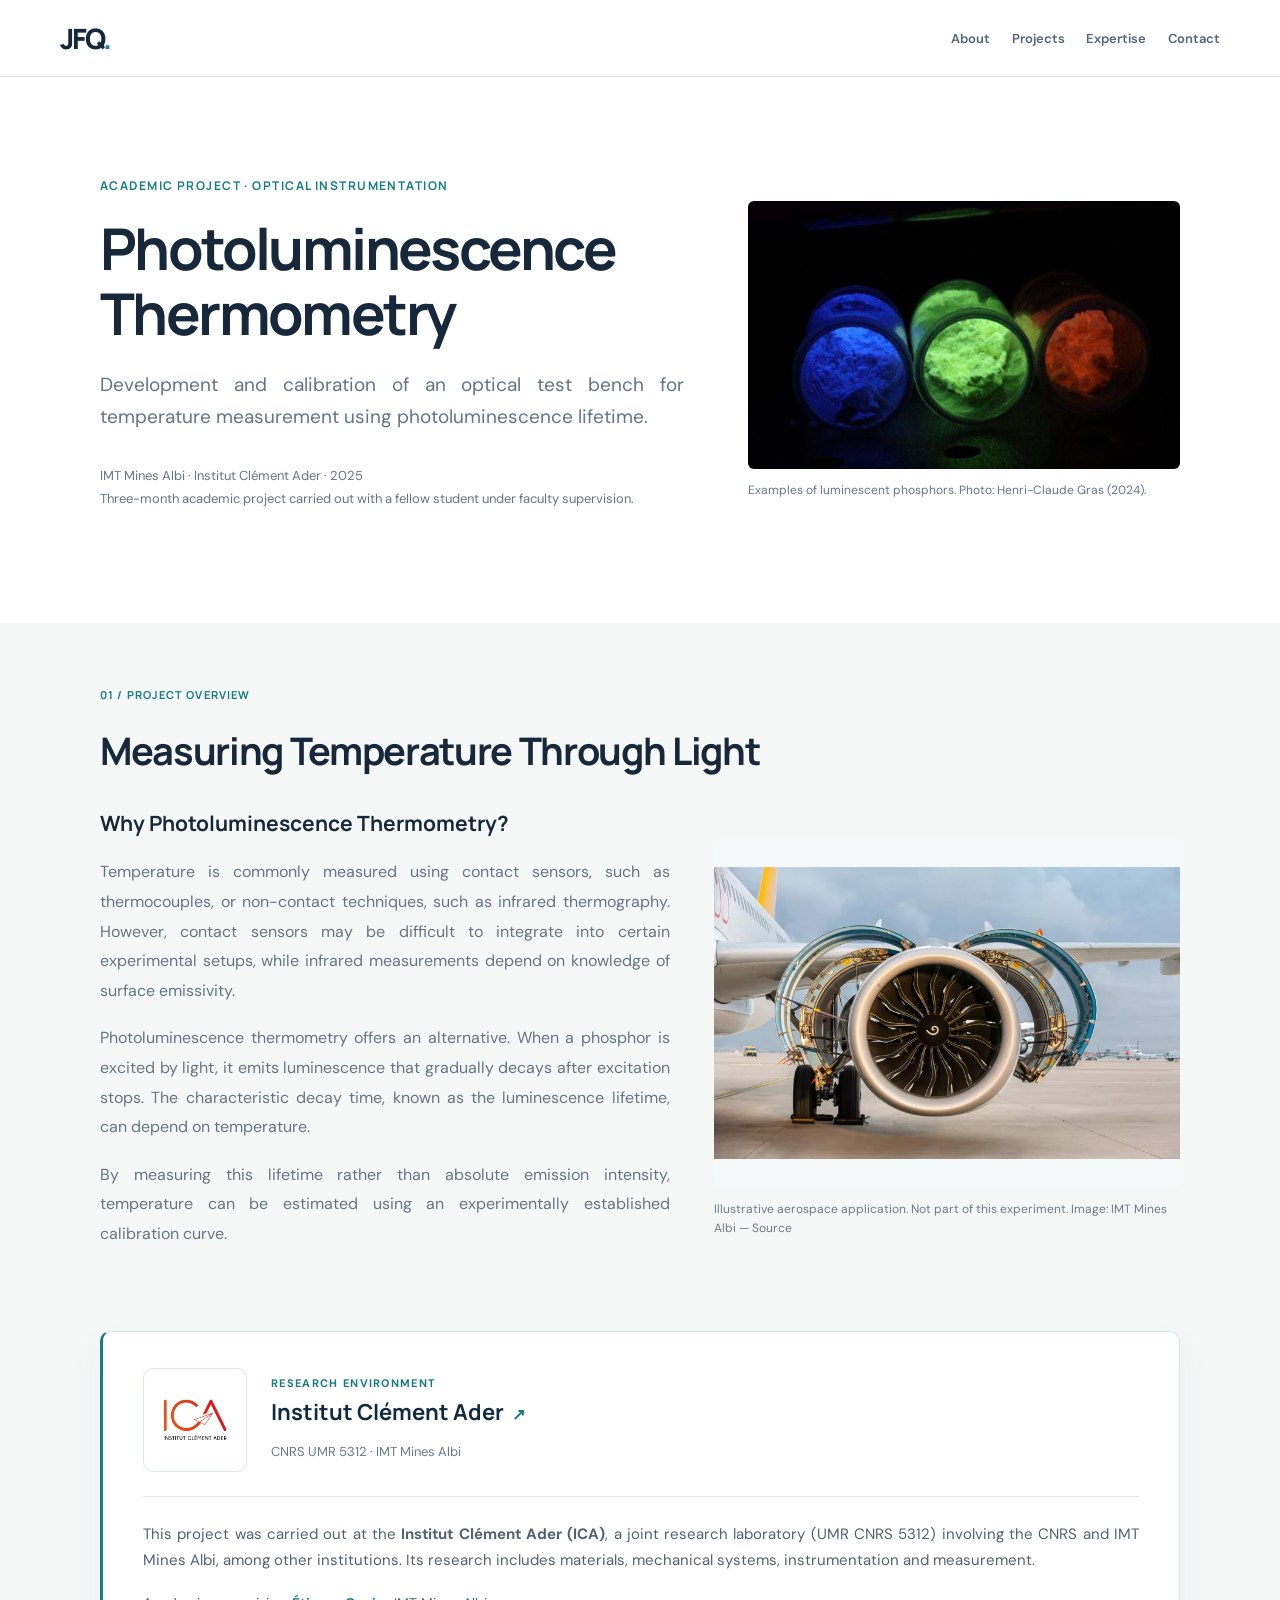
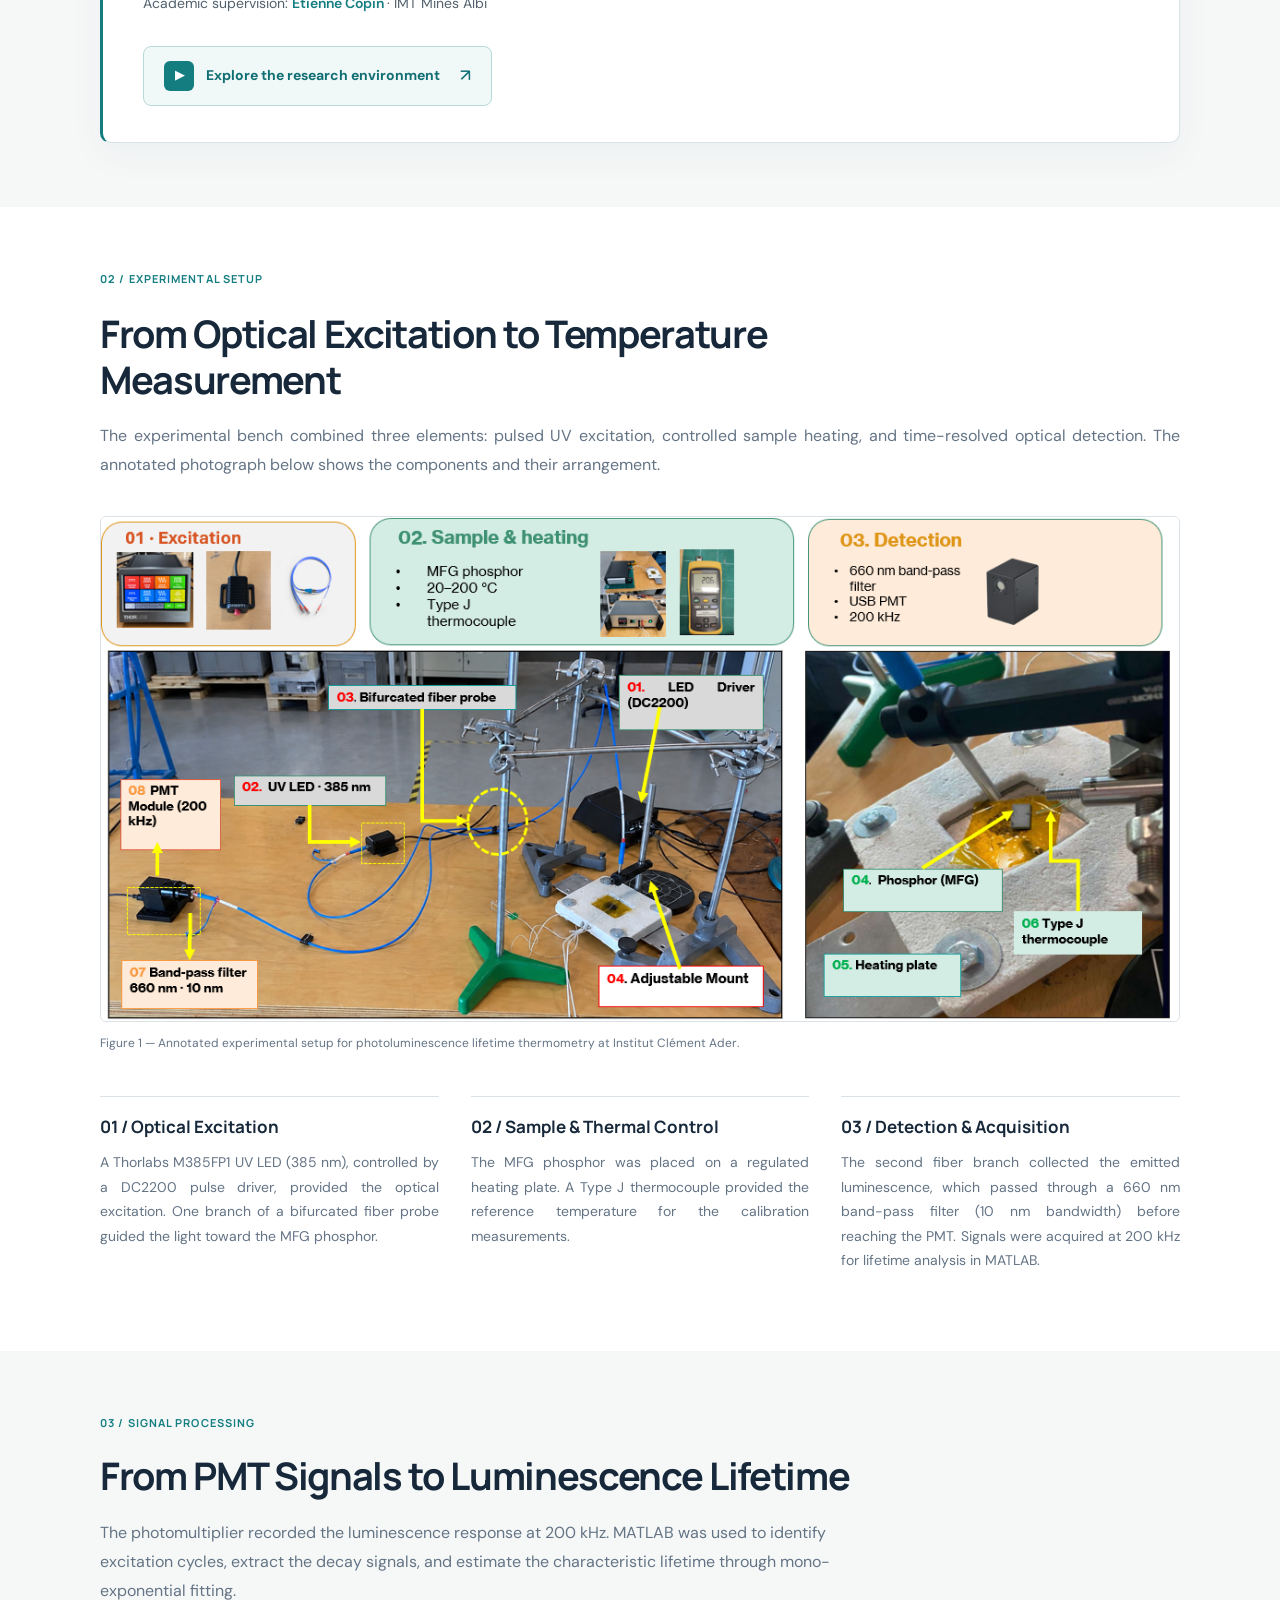
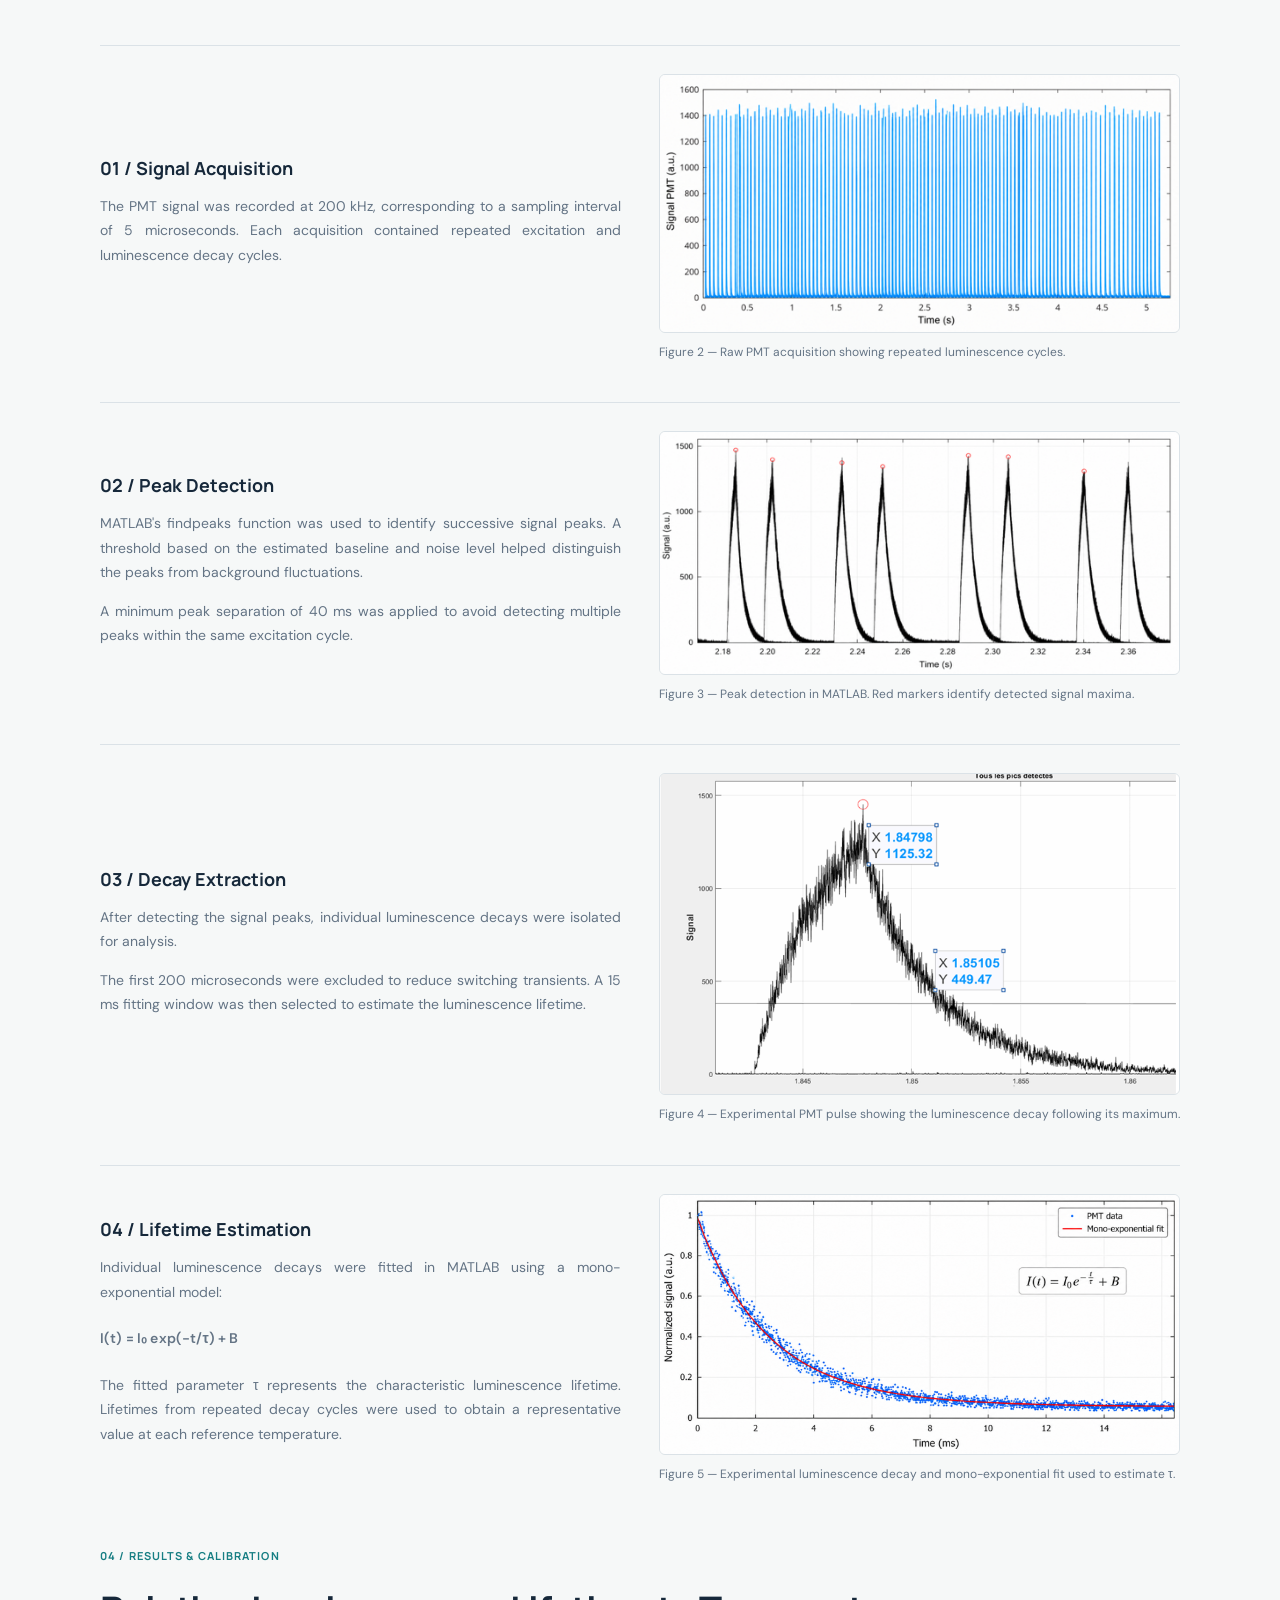
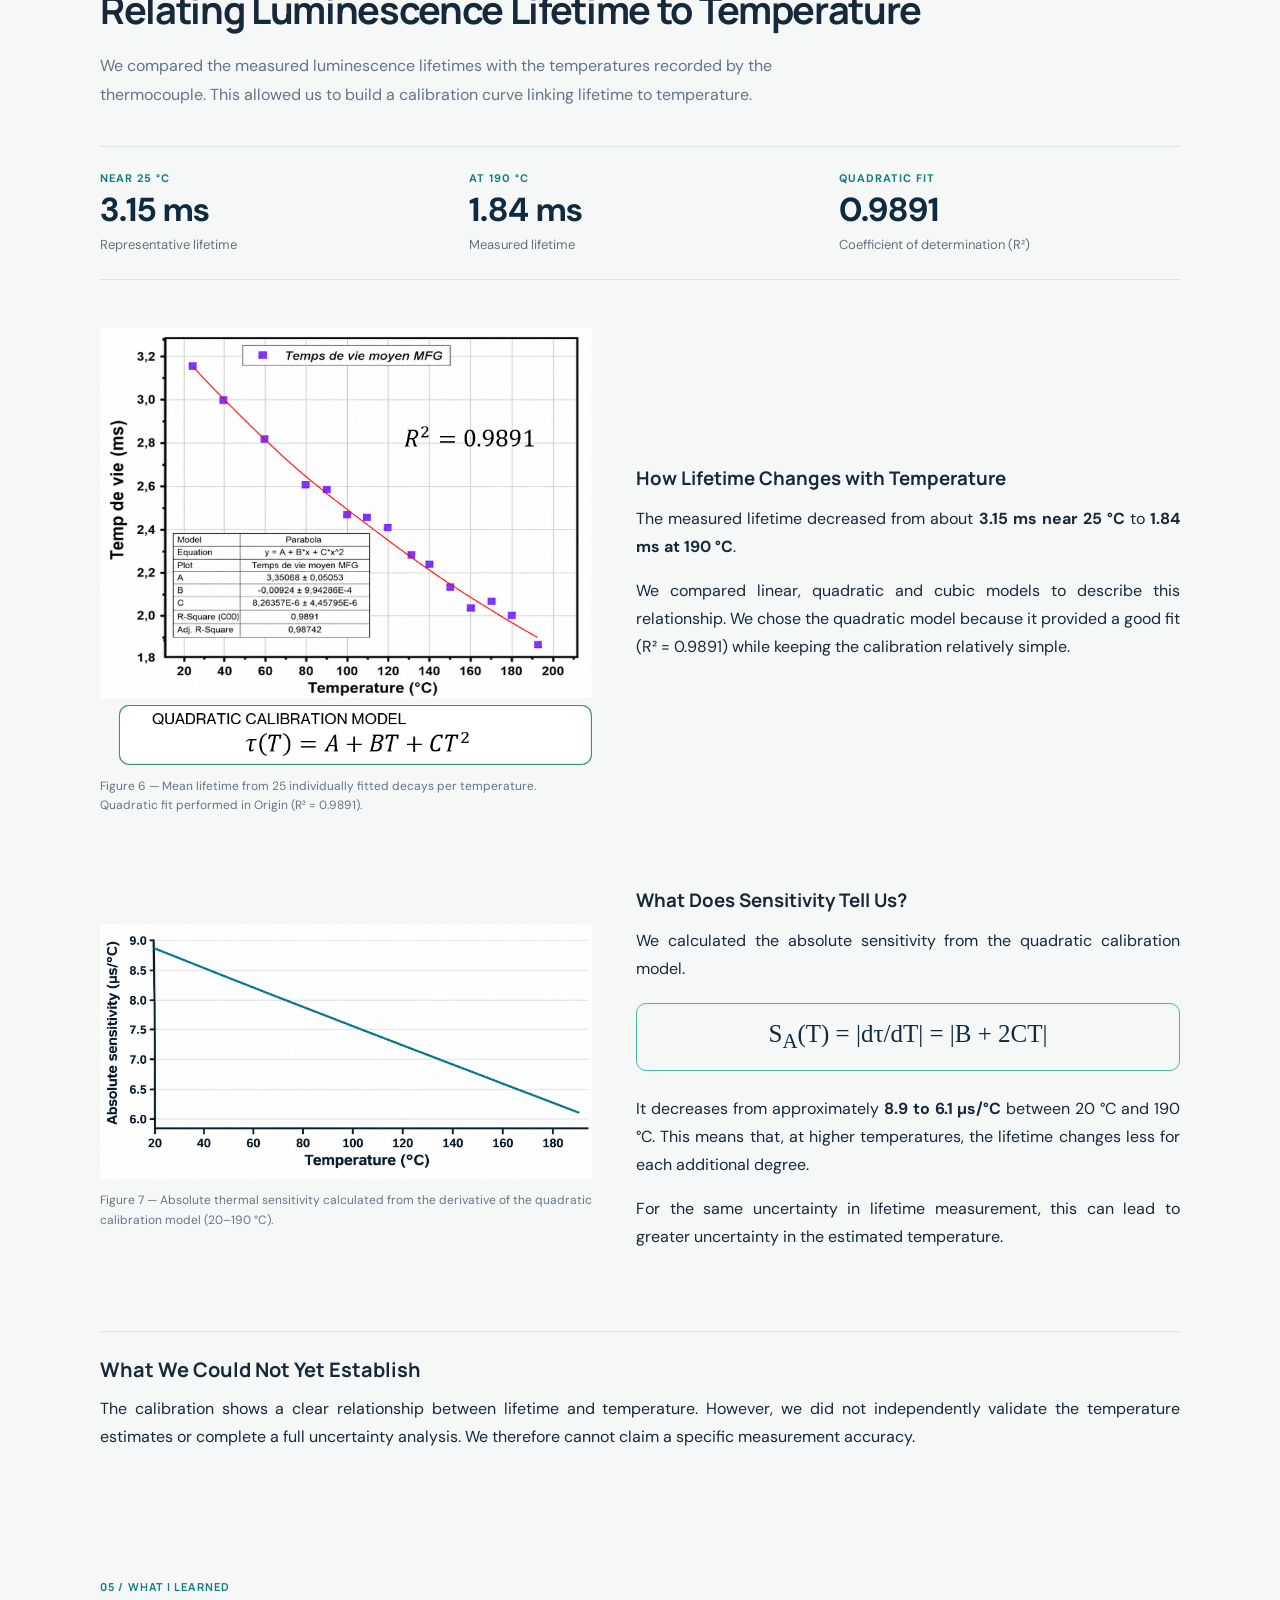
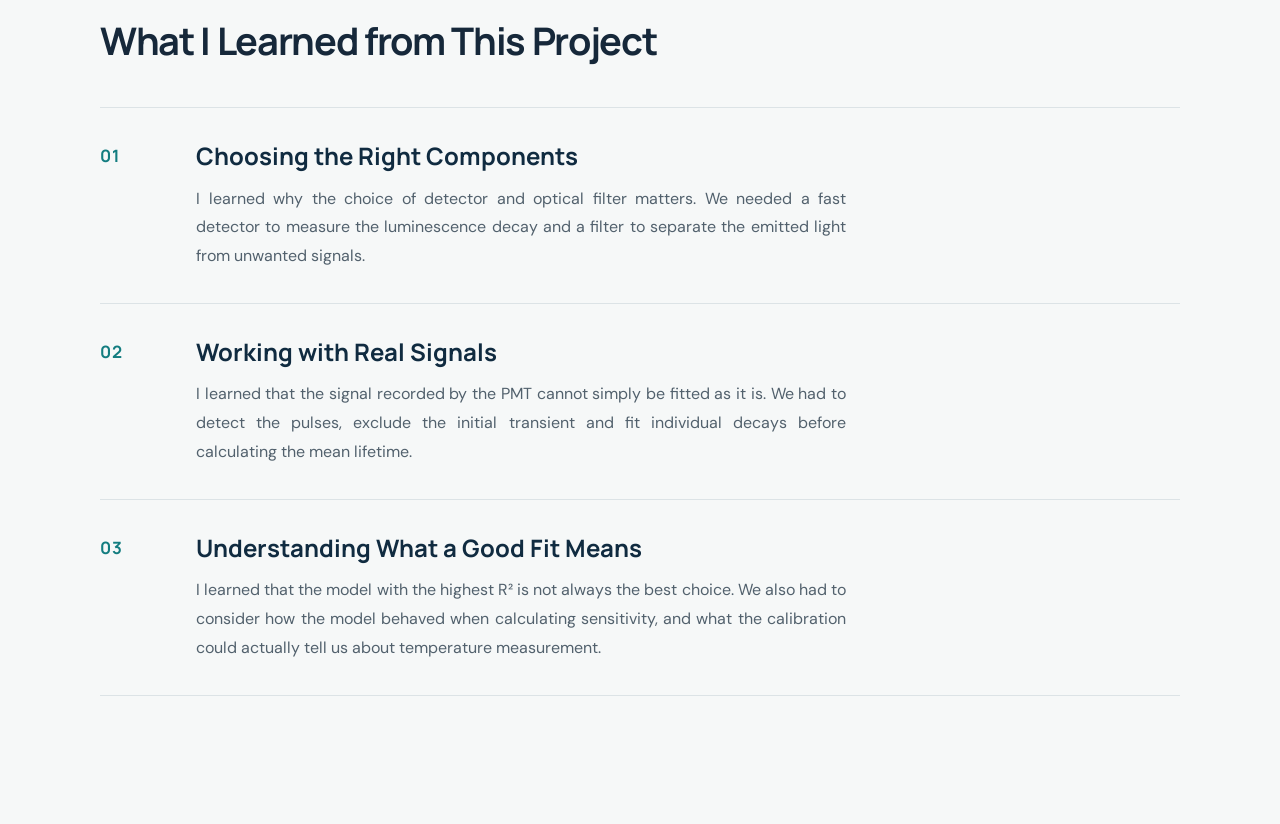
<file: projects/ica-thermometry.html>
<!DOCTYPE html>
<html lang="en">

<head>
    <meta charset="UTF-8">
    <meta name="viewport" content="width=device-width, initial-scale=1.0">

    <title>Photoluminescence Thermometry | Juan Felipe Quintero</title>

    <meta name="description"
        content="Academic optical instrumentation project at IMT Mines Albi and Institut Clément Ader: photoluminescence lifetime thermometry, PMT signal acquisition and temperature calibration.">


    <link rel="stylesheet" href="../assets/css/style.css">
    <link rel="stylesheet" href="../assets/css/ica-thermometry.css">

</head>


<body>

    <header class="nav">
        <div class="wrap navinner">

            <a class="brand" href="../index.html">
                JFQ<span class="branddot">.</span>
            </a>

            <nav aria-label="Primary navigation">
                <a href="../index.html#about">About</a>
                <a href="../index.html#projects">Projects</a>
                <a href="../index.html#skills">Expertise</a>
                <a href="../index.html#contact">Contact</a>
            </nav>

        </div>
    </header>

    <main>


        <!-- ==========================================
     PROJECT HERO
========================================== -->

        <section class="hero wrap">

            <div class="project-hero-grid">

                <!-- Left Column: Project Information -->

                <div class="project-hero-content">

                    <div class="eyebrow">
                        <h3>ACADEMIC PROJECT · OPTICAL INSTRUMENTATION</h3>
                    </div>

                    <h1>
                        Photoluminescence Thermometry
                    </h1>

                    <p class="lead">
                        Development and calibration of an optical test bench
                        for temperature measurement using
                        photoluminescence lifetime.
                    </p>

                    <p class="project-credits">
                        IMT Mines Albi · Institut Clément Ader · 2025<br>
                        Three-month academic project carried out with a fellow
                        student under faculty supervision.
                    </p>

                </div>

                <!-- Right Column: Luminescent Phosphors -->

                <figure class="project-hero-figure">

                    <img src="../assets/images/ica-thermometry/luminophores.png"
                        alt="Three luminescent phosphor samples emitting blue, green and red light">

                    <figcaption>
                        Examples of luminescent phosphors.
                        Photo: Henri-Claude Gras (2024).
                    </figcaption>

                </figure>

            </div>

        </section>


        <!-- ==========================================
     01 / PROJECT OVERVIEW
========================================== -->

        <!-- ==========================================
     01 / PROJECT OVERVIEW
========================================== -->

        <section class="section light" id="overview">
            <div class="wrap">

                <div class="section-label">
                    01 / PROJECT OVERVIEW
                </div>

                <h2>Measuring Temperature Through Light</h2>

                <!-- Introduction + Application Image -->

                <div class="overview-grid">

                    <div class="overview-intro">

                        <h3>Why Photoluminescence Thermometry?</h3>

                        <p>
                            Temperature is commonly measured using contact
                            sensors, such as thermocouples, or non-contact
                            techniques, such as infrared thermography.
                            However, contact sensors may be difficult to
                            integrate into certain experimental setups,
                            while infrared measurements depend on
                            knowledge of surface emissivity.
                        </p>

                        <p>
                            Photoluminescence thermometry offers an
                            alternative. When a phosphor is excited
                            by light, it emits luminescence that gradually
                            decays after excitation stops.
                            The characteristic decay time, known as the
                            luminescence lifetime, can depend on temperature.
                        </p>

                        <p>
                            By measuring this lifetime rather than
                            absolute emission intensity, temperature
                            can be estimated using an experimentally
                            established calibration curve.
                        </p>

                    </div>

                    <figure class="overview-application">

                        <img src="../assets/images/ica-thermometry/turbine-application.png"
                            alt="Aircraft engine illustrating a potential aerospace application of optical thermometry"
                            loading="lazy">

                        <figcaption>
                            Illustrative aerospace application.
                            Not part of this experiment.

                            <span class="image-credit">
                                Image: IMT Mines Albi —
                                <a href="https://www.imt-mines-albi.fr/en/expertise/aeronautics-and-space"
                                    target="_blank" rel="noopener noreferrer">
                                    Source
                                </a>
                            </span>
                        </figcaption>

                    </figure>

                </div>


                <!-- ==========================================
             RESEARCH ENVIRONMENT
        ========================================== -->

                <div class="overview-environment">

                    <div class="environment-header">

                        <!-- ICA Logo -->

                        <a class="environment-logo"
                            href="https://www.imt-mines-albi.fr/fr/centre-formation-recherche/institut-clement-ader-umr-cnrs-5312-site-albi"
                            target="_blank" rel="noopener noreferrer"
                            aria-label="Institut Clément Ader — official institutional page">
                            <img src="../assets/images/ica-thermometry/ica-logo.png" alt="Institut Clément Ader logo"
                                loading="lazy">
                        </a>

                        <!-- Laboratory Identity -->

                        <div class="environment-identity">

                            <span class="environment-label">
                                RESEARCH ENVIRONMENT
                            </span>

                            <h3 class="environment-heading">
                                <a href="https://www.imt-mines-albi.fr/fr/centre-formation-recherche/institut-clement-ader-umr-cnrs-5312-site-albi"
                                    target="_blank" rel="noopener noreferrer">
                                    Institut Clément Ader
                                    <span aria-hidden="true">↗</span>
                                </a>
                            </h3>

                            <p class="environment-affiliation">
                                CNRS UMR 5312 · IMT Mines Albi
                            </p>

                        </div>

                    </div>

                    <!-- Laboratory Description -->

                    <p class="environment-description">
                        This project was carried out at the
                        <strong>Institut Clément Ader (ICA)</strong>,
                        a joint research laboratory (UMR CNRS 5312)
                        involving the CNRS and IMT Mines Albi,
                        among other institutions. Its research
                        includes materials, mechanical systems,
                        instrumentation and measurement.
                    </p>

                    <!-- Academic Supervision -->

                    <p class="environment-supervisor">
                        Academic supervision:
                        <a href="https://ica.cnrs.fr/author/copin/" target="_blank" rel="noopener noreferrer">
                            Étienne Copin
                        </a>
                        · IMT Mines Albi
                    </p>

                    <!-- Institutional Video -->

                    <a class="environment-video-link" href="https://www.youtube.com/watch?v=exJtGmNgCy4" target="_blank"
                        rel="noopener noreferrer">
                        <span aria-hidden="true">▶</span>
                        Explore the research environment
                        <span aria-hidden="true">↗</span>
                    </a>

                </div>

            </div>
        </section>








        <!-- ==========================================
     02 / EXPERIMENTAL SETUP
     ========================================== -->

        <section class="section" id="experimental-setup">
            <div class="wrap">

                <div class="section-label">
                    02 / EXPERIMENTAL SETUP
                </div>

                <h2>From Optical Excitation to Temperature Measurement</h2>

                <p class="setup-intro">
                    The experimental bench combined three elements:
                    pulsed UV excitation, controlled sample heating,
                    and time-resolved optical detection.
                    The annotated photograph below shows the
                    components and their arrangement.
                </p>

                <figure class="setup-figure">
                    <img src="../assets/images/ica-thermometry/experimental-setup.png"
                        alt="Annotated experimental thermometry setup showing the UV LED, bifurcated optical fiber, MFG phosphor, heating plate, thermocouple, optical filter and PMT."
                        loading="lazy">

                    <figcaption>
                        Figure 1 — Annotated experimental setup
                        for photoluminescence lifetime thermometry
                        at Institut Clément Ader.
                    </figcaption>
                </figure>

                <div class="setup-components">

                    <div>
                        <h3>01 / Optical Excitation</h3>
                        <p>
                            A Thorlabs M385FP1 UV LED (385 nm), controlled
                            by a DC2200 pulse driver, provided the optical
                            excitation. One branch of a bifurcated fiber
                            probe guided the light toward the MFG phosphor.
                        </p>
                    </div>

                    <div>
                        <h3>02 / Sample & Thermal Control</h3>
                        <p>
                            The MFG phosphor was placed on a regulated
                            heating plate. A Type J thermocouple provided
                            the reference temperature for the calibration
                            measurements.
                        </p>
                    </div>

                    <div>
                        <h3>03 / Detection & Acquisition</h3>

                        <p>
                            The second fiber branch collected the emitted
                            luminescence, which passed through a 660 nm
                            band-pass filter (10 nm bandwidth) before
                            reaching the PMT. Signals were acquired at
                            200 kHz for lifetime analysis in MATLAB.
                        </p>

                    </div>

                </div>

            </div>
        </section>

        <!-- ==========================================
     03 / SIGNAL PROCESSIN
========================================== -->

        <!-- ==========================================
     03 / SIGNAL PROCESSING
========================================== -->

        <section class="section light" id="signal-processing">
            <div class="wrap">

                <div class="section-label">
                    03 / SIGNAL PROCESSING
                </div>

                <h2>From PMT Signals to Luminescence Lifetime</h2>

                <p class="setup-intro">
                    The photomultiplier recorded the luminescence
                    response at 200 kHz. MATLAB was used to identify
                    excitation cycles, extract the decay signals,
                    and estimate the characteristic lifetime
                    through mono-exponential fitting.
                </p>

                <!-- 01 / Signal Acquisition -->

                <div class="processing-step">

                    <div class="processing-text">
                        <h3>01 / Signal Acquisition</h3>

                        <p>
                            The PMT signal was recorded at 200 kHz,
                            corresponding to a sampling interval of
                            5 microseconds. Each acquisition contained
                            repeated excitation and luminescence
                            decay cycles.
                        </p>
                    </div>

                    <figure class="processing-figure">
                        <img src="../assets/images/ica-thermometry/pmt-raw-signal.png"
                            alt="Experimental PMT signal showing repeated luminescence cycles acquired at 200 kHz."
                            loading="lazy">

                        <figcaption>
                            Figure 2 — Raw PMT acquisition showing
                            repeated luminescence cycles.
                        </figcaption>
                    </figure>

                </div>

                <!-- 02 / Peak Detection -->

                <div class="processing-step">

                    <div class="processing-text">
                        <h3>02 / Peak Detection</h3>

                        <p>
                            MATLAB's findpeaks function was used to
                            identify successive signal peaks.
                            A threshold based on the estimated baseline
                            and noise level helped distinguish the peaks
                            from background fluctuations.
                        </p>

                        <p>
                            A minimum peak separation of 40 ms was
                            applied to avoid detecting multiple peaks
                            within the same excitation cycle.
                        </p>
                    </div>

                    <figure class="processing-figure">
                        <a href="../assets/images/ica-thermometry/peak-detection.png" target="_blank"
                            rel="noopener noreferrer" aria-label="View peak detection graph in full size">
                            <img src="../assets/images/ica-thermometry/peak-detection.png"
                                alt="Experimental PMT signal with peaks detected by MATLAB, indicated by red circles."
                                loading="lazy">
                        </a>

                        <figcaption>
                            Figure 3 — Peak detection in MATLAB.
                            Red markers identify detected signal maxima.
                        </figcaption>
                    </figure>

                </div>




                <!-- 03 / Decay Extraction -->

                <div class="processing-step">

                    <div class="processing-text">
                        <h3>03 / Decay Extraction</h3>

                        <p>
                            After detecting the signal peaks, individual
                            luminescence decays were isolated for analysis.
                        </p>

                        <p>
                            The first 200 microseconds were excluded
                            to reduce switching transients. A 15 ms
                            fitting window was then selected to estimate
                            the luminescence lifetime.
                        </p>
                    </div>

                    <figure class="processing-figure">
                        <a href="../assets/images/ica-thermometry/decay-extraction.png" target="_blank"
                            rel="noopener noreferrer" aria-label="View experimental luminescence decay">
                            <img src="../assets/images/ica-thermometry/decay-extraction.png"
                                alt="Experimental PMT pulse showing its rise and subsequent luminescence decay."
                                loading="lazy">
                        </a>

                        <figcaption>
                            Figure 4 — Experimental PMT pulse showing
                            the luminescence decay following its maximum.
                        </figcaption>
                    </figure>

                </div>

                <!-- 04 / Lifetime Estimation -->

                <div class="processing-step">

                    <div class="processing-text">
                        <h3>04 / Lifetime Estimation</h3>

                        <p>
                            Individual luminescence decays were fitted
                            in MATLAB using a mono-exponential model:
                        </p>

                        <p class="processing-equation">
                            I(t) = I₀ exp(−t/τ) + B
                        </p>

                        <p>
                            The fitted parameter τ represents the
                            characteristic luminescence lifetime.
                            Lifetimes from repeated decay cycles were
                            used to obtain a representative value
                            at each reference temperature.
                        </p>
                    </div>

                    <figure class="processing-figure">
                        <a href="../assets/images/ica-thermometry/lifetime-fit.png" target="_blank"
                            rel="noopener noreferrer" aria-label="View experimental lifetime fit">
                            <img src="../assets/images/ica-thermometry/lifetime-fit.png"
                                alt="Experimental PMT decay data and mono-exponential fit plotted against time."
                                loading="lazy">
                        </a>

                        <figcaption>
                            Figure 5 — Experimental luminescence decay
                            and mono-exponential fit used to estimate τ.
                        </figcaption>
                    </figure>

                </div>


            </div>


            <!-- ==========================================
     04 / RESULTS & CALIBRATION
========================================== -->

            <section class="section" id="results-calibration">
                <div class="wrap">

                    <div class="section-label">
                        04 / RESULTS & CALIBRATION
                    </div>

                    <h2>Relating Luminescence Lifetime to Temperature</h2>

                    <p class="setup-intro">
                        We compared the measured luminescence lifetimes
                        with the temperatures recorded by the thermocouple.
                        This allowed us to build a calibration curve
                        linking lifetime to temperature.
                    </p>

                    <!-- Key experimental results -->

                    <div class="calibration-metrics">

                        <div class="calibration-metric">
                            <span class="metric-label">NEAR 25 °C</span>
                            <strong>3.15 ms</strong>
                            <span class="metric-description">
                                Representative lifetime
                            </span>
                        </div>

                        <div class="calibration-metric">
                            <span class="metric-label">AT 190 °C</span>
                            <strong>1.84 ms</strong>
                            <span class="metric-description">
                                Measured lifetime
                            </span>
                        </div>

                        <div class="calibration-metric">
                            <span class="metric-label">QUADRATIC FIT</span>
                            <strong>0.9891</strong>
                            <span class="metric-description">
                                Coefficient of determination (R²)
                            </span>
                        </div>

                    </div>

                    <!-- Figure 6: Lifetime calibration -->

                    <div class="calibration-grid">

                        <figure class="calibration-figure">
                            <a href="../assets/images/ica-thermometry/lifetime-calibration-quadratic.png"
                                target="_blank" rel="noopener noreferrer" aria-label="View lifetime calibration curve">
                                <img src="../assets/images/ica-thermometry/lifetime-calibration-quadratic.png"
                                    alt="Mean luminescence lifetime versus temperature with quadratic calibration fit."
                                    loading="lazy">
                            </a>

                            <figcaption>
                                Figure 6 — Mean lifetime from 25 individually
                                fitted decays per temperature. Quadratic fit
                                performed in Origin (R² = 0.9891).
                            </figcaption>
                        </figure>

                        <div class="calibration-content">

                            <h3>How Lifetime Changes with Temperature</h3>

                            <p>
                                The measured lifetime decreased from about
                                <strong>3.15 ms near 25 °C</strong> to
                                <strong>1.84 ms at 190 °C</strong>.
                            </p>

                            <p>
                                We compared linear, quadratic and cubic
                                models to describe this relationship.
                                We chose the quadratic model because it
                                provided a good fit (R² = 0.9891)
                                while keeping the calibration
                                relatively simple.
                            </p>

                        </div>

                    </div>

                    <!-- Figure 7: Absolute thermal sensitivity -->

                    <div class="calibration-grid sensitivity-grid">

                        <figure class="calibration-figure">
                            <a href="../assets/images/ica-thermometry/sensibility.png" target="_blank"
                                rel="noopener noreferrer" aria-label="View absolute thermal sensitivity curve">
                                <img src="../assets/images/ica-thermometry/sensibility.png"
                                    alt="Calculated absolute thermal sensitivity decreasing from approximately 8.9 to 6.1 microseconds per degree Celsius."
                                    loading="lazy">
                            </a>

                            <figcaption>
                                Figure 7 — Absolute thermal sensitivity
                                calculated from the derivative of the
                                quadratic calibration model (20–190 °C).
                            </figcaption>
                        </figure>

                        <div class="calibration-content">

                            <h3>What Does Sensitivity Tell Us?</h3>

                            <p>
                                We calculated the absolute sensitivity
                                from the quadratic calibration model.
                            </p>

                            <div class="sensitivity-equation">
                                S<sub>A</sub>(T) = |dτ/dT| = |B + 2CT|
                            </div>
                            <p>
                                It decreases from approximately
                                <strong>8.9 to 6.1 µs/°C</strong>
                                between 20 °C and 190 °C.
                                This means that, at higher temperatures,
                                the lifetime changes less for each
                                additional degree.
                            </p>

                            <p>
                                For the same uncertainty in lifetime
                                measurement, this can lead to greater
                                uncertainty in the estimated temperature.
                            </p>

                        </div>

                    </div>

                    <!-- Scientific limitations -->

                    <div class="calibration-limitations">

                        <h3>What We Could Not Yet Establish</h3>

                        <p>
                            The calibration shows a clear relationship
                            between lifetime and temperature. However,
                            we did not independently validate the
                            temperature estimates or complete a full
                            uncertainty analysis. We therefore cannot
                            claim a specific measurement accuracy.
                        </p>

                    </div>

                </div>
            </section>

            <!-- ==========================================
     05 / WHAT I LEARNED
========================================== -->

            <section class="section light" id="what-i-learned">
                <div class="wrap">

                    <div class="section-label">
                        05 / WHAT I LEARNED
                    </div>

                    <h2>What I Learned from This Project</h2>

                    <div class="learning-list">

                        <!-- Learning 01 -->

                        <div class="learning-item">
                            <span class="learning-number">01</span>

                            <div class="learning-content">
                                <h3>Choosing the Right Components</h3>

                                <p>
                                    I learned why the choice of detector and
                                    optical filter matters. We needed a fast
                                    detector to measure the luminescence decay
                                    and a filter to separate the emitted light
                                    from unwanted signals.
                                </p>
                            </div>
                        </div>

                        <!-- Learning 02 -->

                        <div class="learning-item">
                            <span class="learning-number">02</span>

                            <div class="learning-content">
                                <h3>Working with Real Signals</h3>

                                <p>
                                    I learned that the signal recorded by the
                                    PMT cannot simply be fitted as it is.
                                    We had to detect the pulses, exclude the
                                    initial transient and fit individual decays
                                    before calculating the mean lifetime.
                                </p>
                            </div>
                        </div>

                        <!-- Learning 03 -->

                        <div class="learning-item">
                            <span class="learning-number">03</span>

                            <div class="learning-content">
                                <h3>Understanding What a Good Fit Means</h3>

                                <p>
                                    I learned that the model with the highest
                                    R² is not always the best choice.
                                    We also had to consider how the model
                                    behaved when calculating sensitivity,
                                    and what the calibration could actually
                                    tell us about temperature measurement.
                                </p>
                            </div>
                        </div>

                    </div>

                </div>
            </section>



    </main>

</body>


</html>
</file>
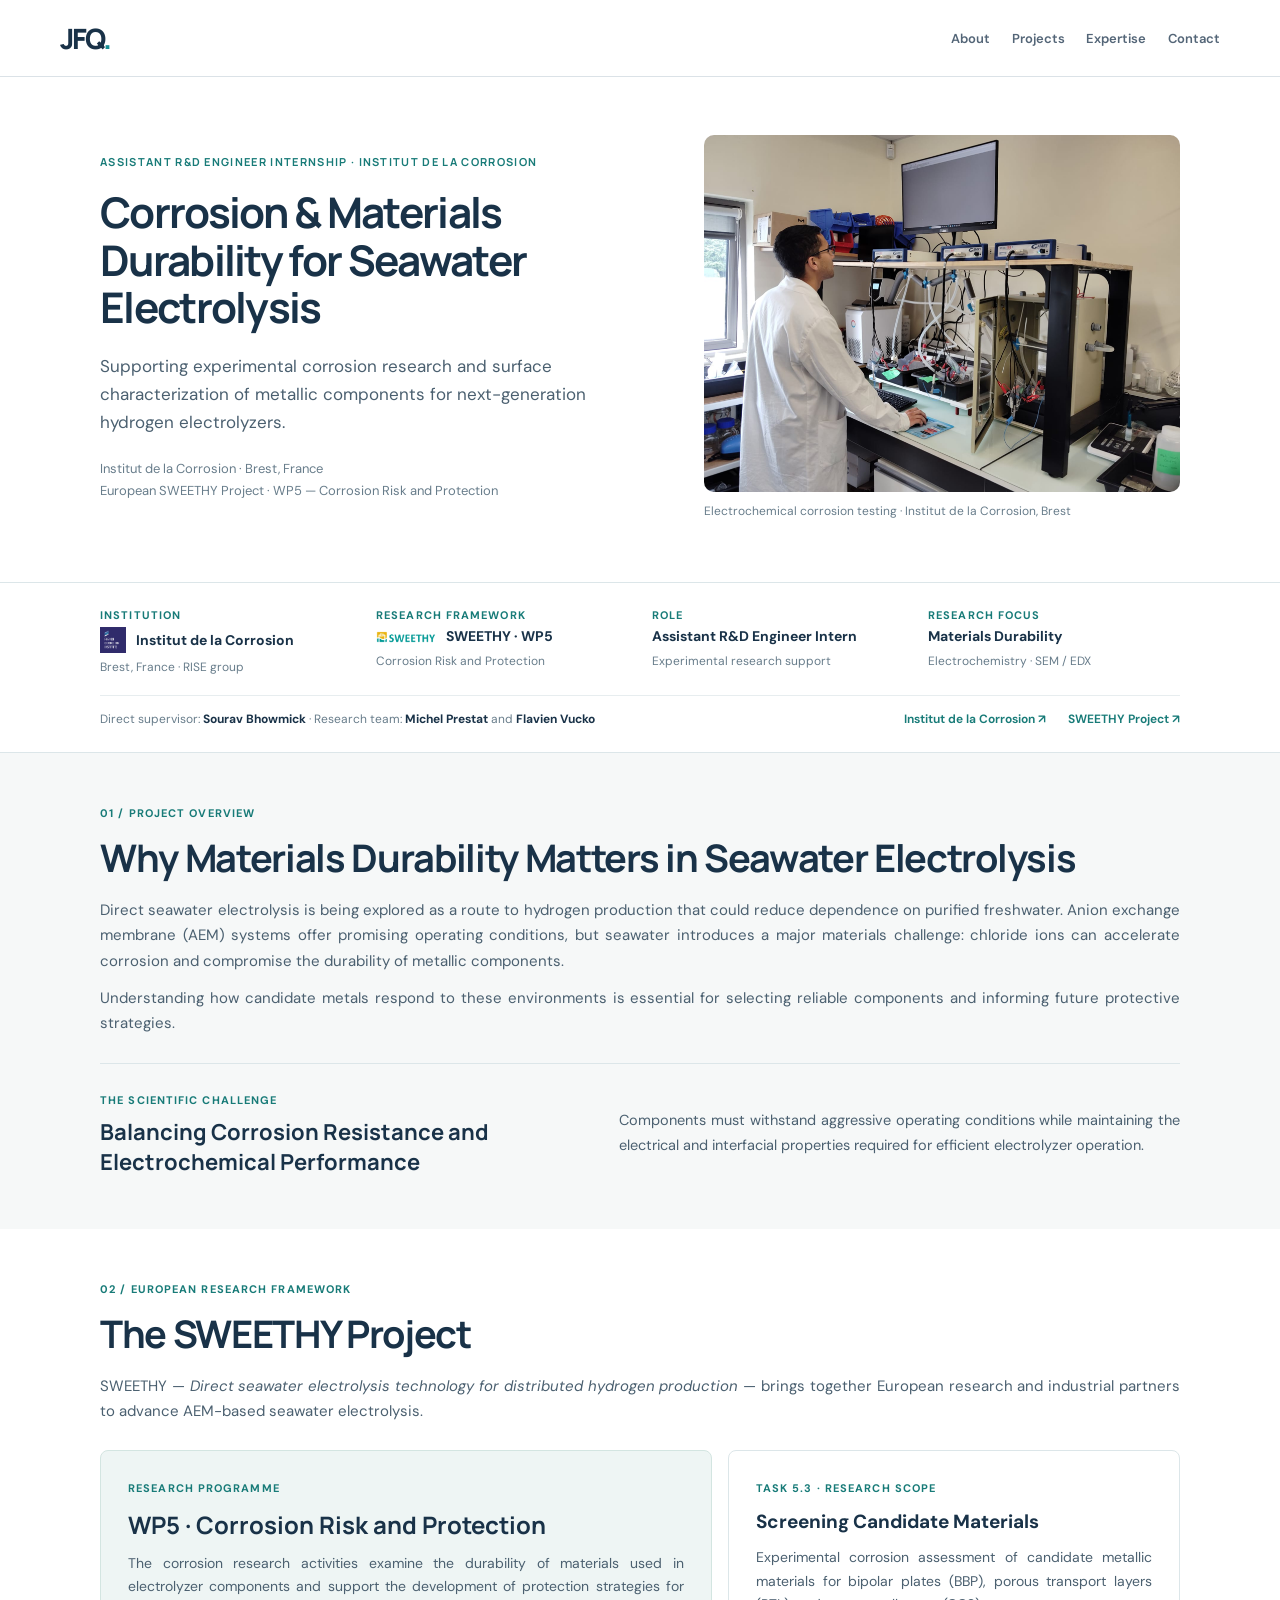
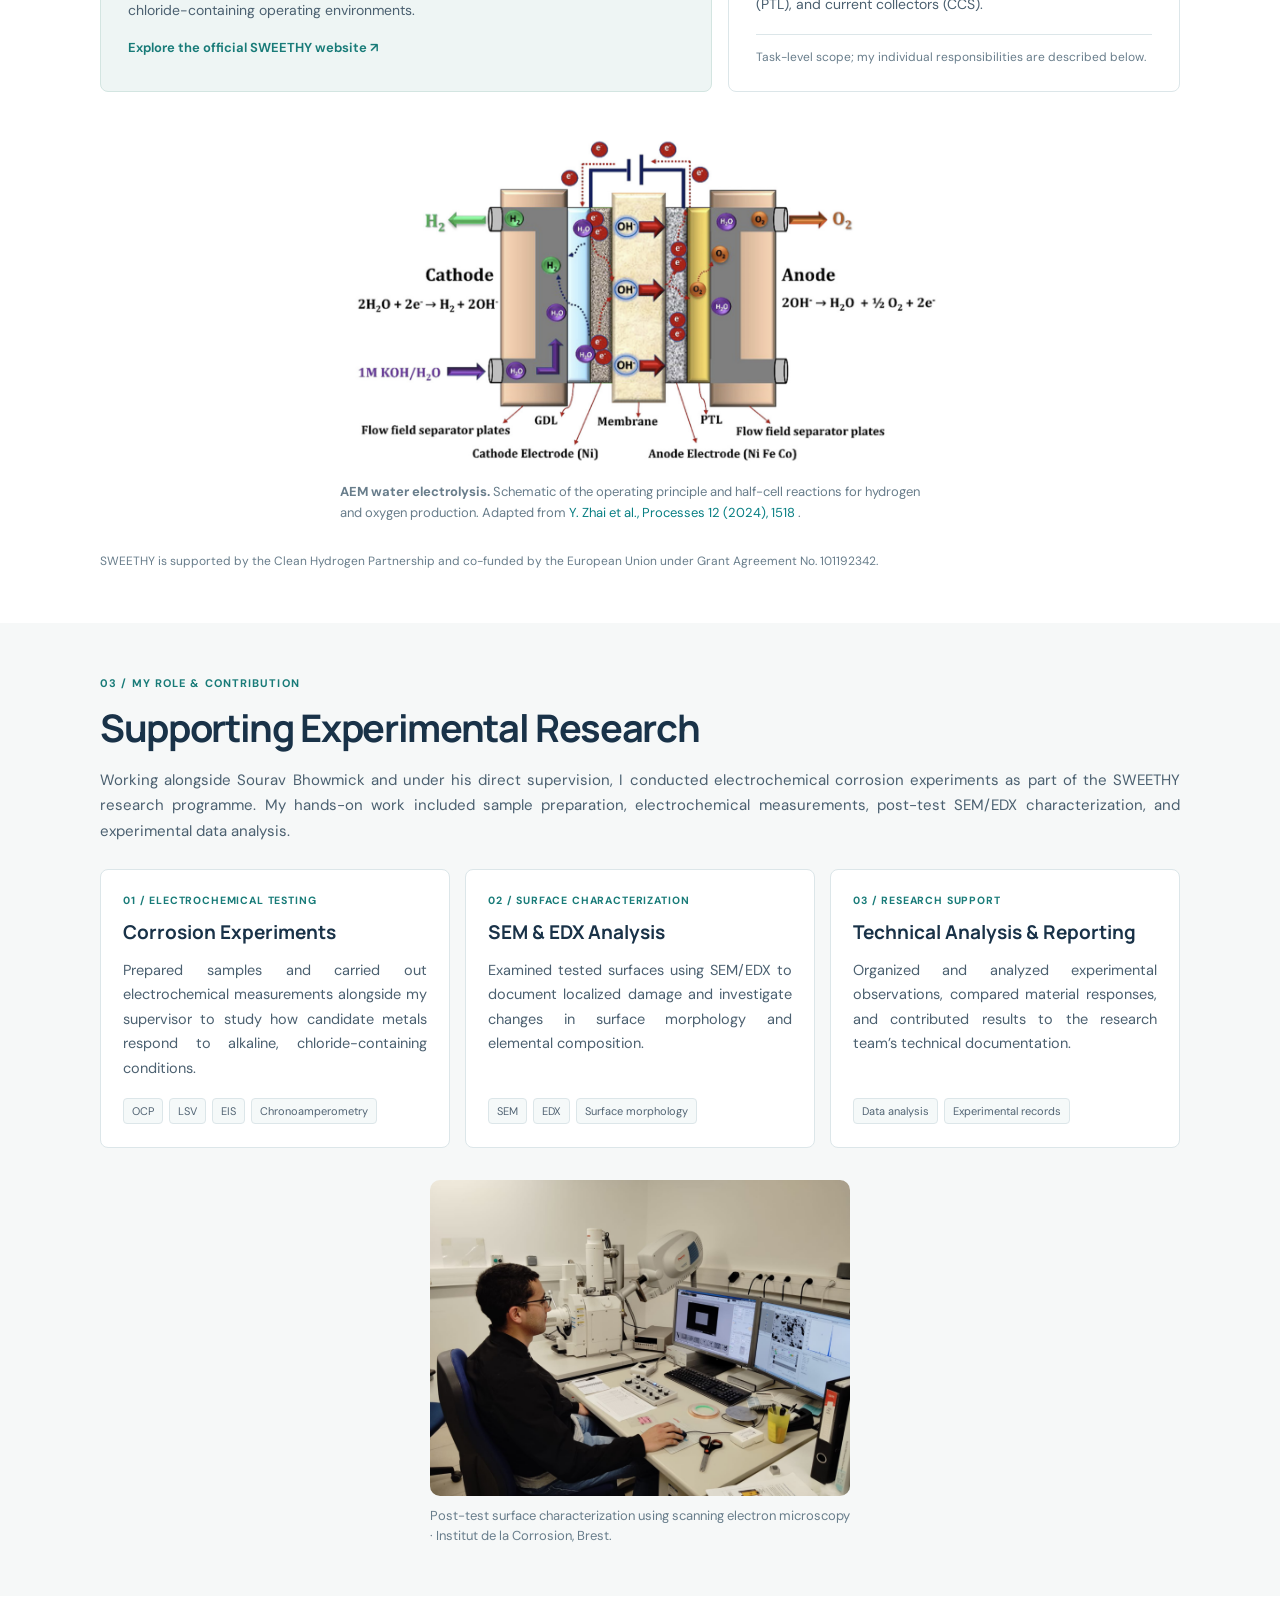
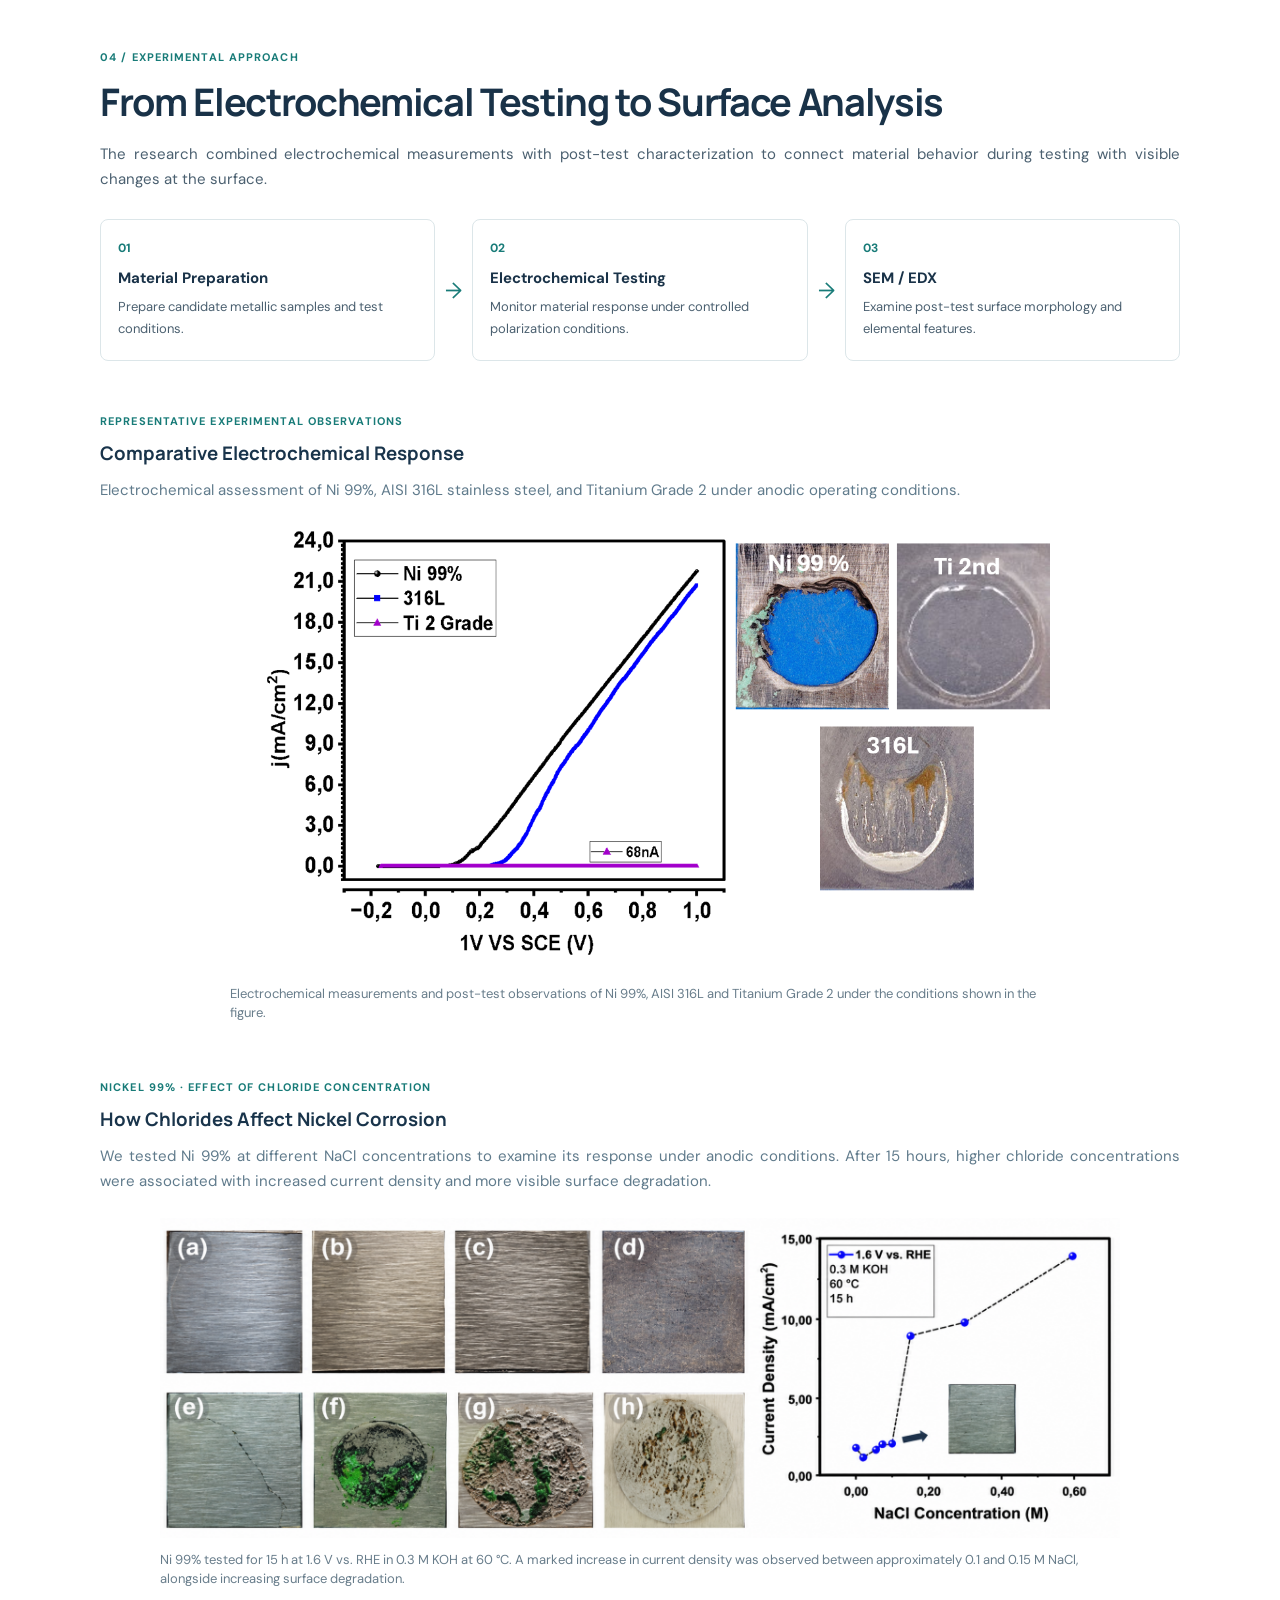
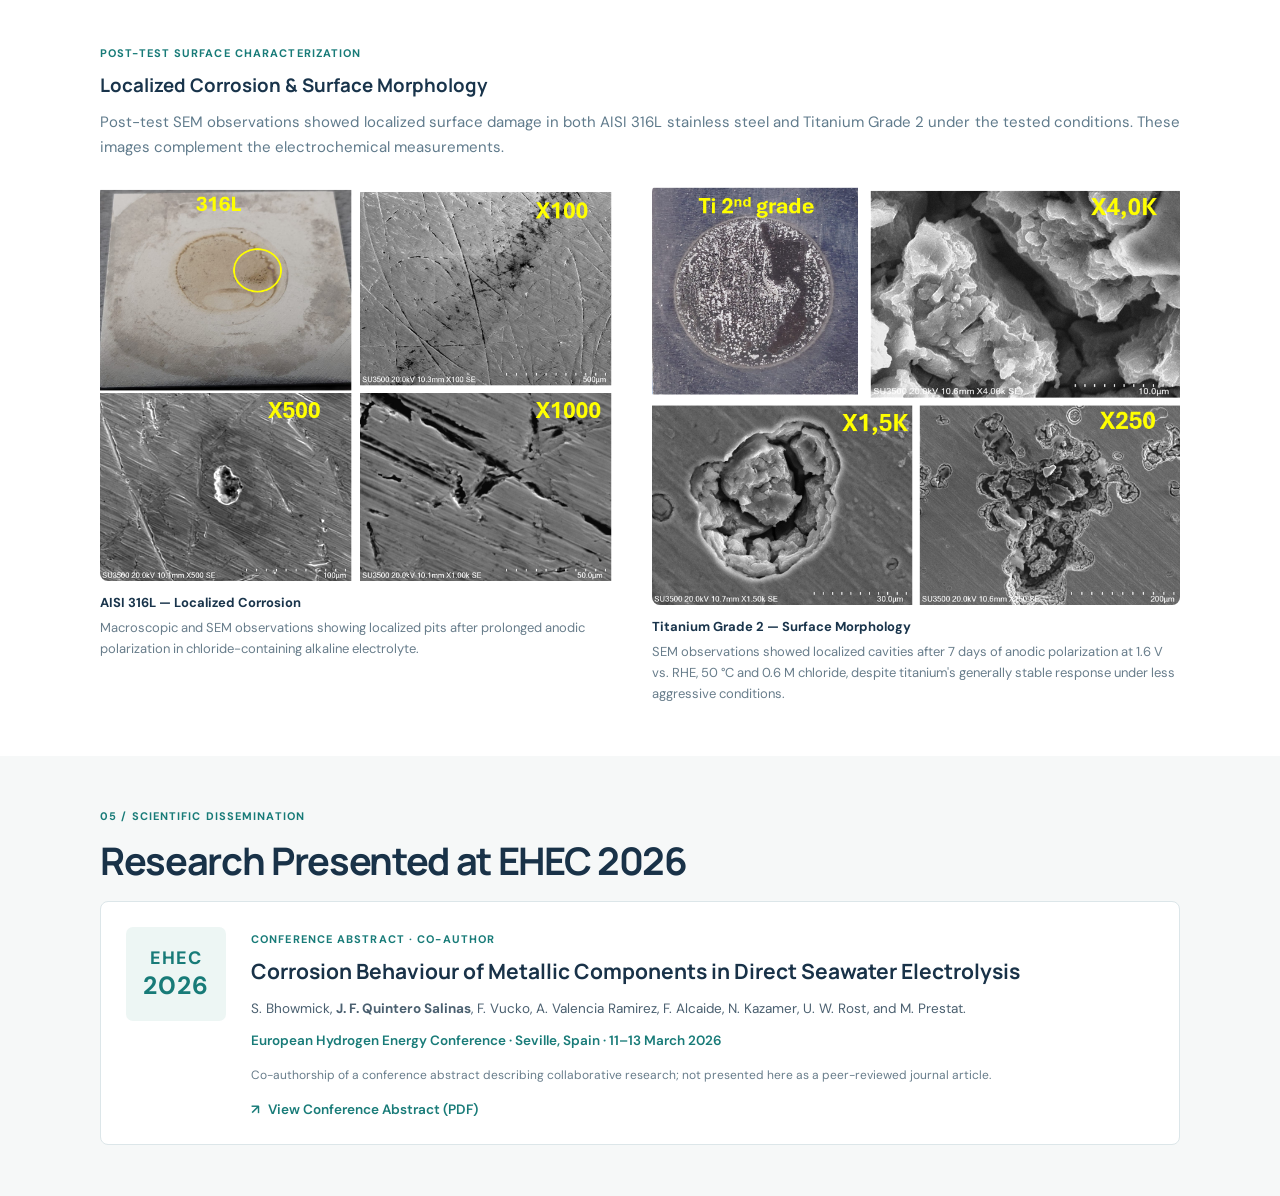
<file: projects/institut-corrosion.html>
<!DOCTYPE html>
<html lang="en">

<head>
    <meta charset="UTF-8">
    <meta name="viewport" content="width=device-width, initial-scale=1.0">
    <meta name="description"
        content="Research engineering internship at the Institut de la Corrosion, supporting corrosion testing and materials characterization within the European SWEETHY project.">
    <title>Institut de la Corrosion | Research Portfolio</title>
    <link rel="stylesheet" href="../assets/css/style.css">
    <link rel="stylesheet" href="../assets/css/institut-corrosion.css">
</head>

<body class="ic-page">
    <header class="nav">
        <div class="wrap navinner">
            <a class="brand" href="../index.html">JFQ<span class="branddot">.</span></a>
            <nav aria-label="Primary navigation">
                <a href="../index.html#about">About</a>
                <a href="../index.html#projects">Projects</a>
                <a href="../index.html#skills">Expertise</a>
                <a href="../index.html#contact">Contact</a>
            </nav>
        </div>
    </header>

    <main>
        <section class="hero wrap ic-hero" aria-labelledby="project-title">
            <div class="ic-hero__grid">
                <div class="ic-hero__content">
                    <div class="eyebrow">
                        <h3>ASSISTANT R&amp;D ENGINEER INTERNSHIP · INSTITUT DE LA CORROSION</h3>
                    </div>
                    <h1 id="project-title">Corrosion &amp; Materials Durability for Seawater Electrolysis</h1>
                    <p class="lead">Supporting experimental corrosion research and surface characterization of metallic
                        components for next-generation hydrogen electrolyzers.</p>
                    <p class="ic-hero__credits">Institut de la Corrosion · Brest, France<br>European SWEETHY Project ·
                        WP5 — Corrosion Risk and Protection</p>
                </div>
                <figure class="ic-hero__visual">
                    <img src="../assets/images/institut-corrosion/electrochemical-testbench.png"
                        alt="Experimental electrochemical testing at the Institut de la Corrosion"
                        class="ic-hero__photo" loading="eager">

                    <figcaption>
                        Electrochemical corrosion testing · Institut de la Corrosion, Brest
                    </figcaption>
                </figure>
            </div>
        </section>

        <section class="ic-brief" aria-label="Project information">
            <div class="wrap">
                <div class="ic-brief__grid">
                    <div class="ic-brief__item">
                        <span class="ic-brief__label">Institution</span>

                        <div class="ic-brief__identity">
                            <img src="../assets/images/institut-corrosion/institut-corrosion-logo.png"
                                alt="Institut de la Corrosion logo" class="ic-brief__logo ic-brief__logo--institute">
                            <strong>Institut de la Corrosion</strong>
                        </div>

                        <span>Brest, France · RISE group</span>
                    </div>
                    <div class="ic-brief__item">
                        <span class="ic-brief__label">Research Framework</span>

                        <div class="ic-brief__identity">
                            <img src="../assets/images/institut-corrosion/sweethy-logo.png" alt="SWEETHY project logo"
                                class="ic-brief__logo ic-brief__logo--sweethy">
                            <strong>SWEETHY · WP5</strong>
                        </div>

                        <span>Corrosion Risk and Protection</span>
                    </div>
                    <div class="ic-brief__item"><span class="ic-brief__label">Role</span><strong>Assistant R&amp;D
                            Engineer Intern</strong><span>Experimental research support</span></div>
                    <div class="ic-brief__item"><span class="ic-brief__label">Research Focus</span><strong>Materials
                            Durability</strong><span>Electrochemistry · SEM / EDX</span></div>
                </div>
                <div class="ic-brief__footer">
                    <span>
                        Direct supervisor:
                        <a href="https://scholar.google.com/citations?user=WQxGZaIAAAAJ&hl=en" target="_blank"
                            rel="noopener noreferrer">
                            <strong>Sourav Bhowmick</strong>
                        </a>
                        · Research team:
                        <a href="https://www.researchgate.net/profile/Michel-Prestat" target="_blank"
                            rel="noopener noreferrer">
                            <strong>Michel Prestat</strong>
                        </a>
                        and <strong>Flavien Vucko</strong>
                    </span>
                    <nav class="ic-brief__links" aria-label="Research links"><a
                            href="https://www.institut-corrosion.fr/" target="_blank" rel="noopener noreferrer">Institut
                            de la Corrosion ↗</a><a href="https://sweethy.eu/" target="_blank"
                            rel="noopener noreferrer">SWEETHY Project ↗</a></nav>
                </div>
            </div>
        </section>

        <section id="overview" class="section light ic-section">
            <div class="wrap">
                <p class="ic-kicker">01 / PROJECT OVERVIEW</p>
                <h2>Why Materials Durability Matters in Seawater Electrolysis</h2>
                <div class="ic-prose">
                    <p>Direct seawater electrolysis is being explored as a route to hydrogen production that could
                        reduce dependence on purified freshwater. Anion exchange membrane (AEM) systems offer promising
                        operating conditions, but seawater introduces a major materials challenge: chloride ions can
                        accelerate corrosion and compromise the durability of metallic components.</p>
                    <p>Understanding how candidate metals respond to these environments is essential for selecting
                        reliable components and informing future protective strategies.</p>
                </div>
                <div class="ic-challenge">
                    <div><span class="ic-mini-label">THE SCIENTIFIC CHALLENGE</span>
                        <h3>Balancing Corrosion Resistance and Electrochemical Performance</h3>
                    </div>
                    <p>Components must withstand aggressive operating conditions while maintaining the electrical and
                        interfacial properties required for efficient electrolyzer operation.</p>
                </div>
            </div>
        </section>

        <section id="sweethy" class="section ic-section">
            <div class="wrap">
                <p class="ic-kicker">02 / EUROPEAN RESEARCH FRAMEWORK</p>
                <h2>The SWEETHY Project</h2>
                <p class="ic-intro">SWEETHY — <em>Direct seawater electrolysis technology for distributed hydrogen
                        production</em> — brings together European research and industrial partners to advance AEM-based
                    seawater electrolysis.</p>
                <div class="ic-framework">
                    <div class="ic-framework__main"><span class="ic-mini-label">RESEARCH PROGRAMME</span>
                        <h3>WP5 · Corrosion Risk and Protection</h3>
                        <p>The corrosion research activities examine the durability of materials used in electrolyzer
                            components and support the development of protection strategies for chloride-containing
                            operating environments.</p><a href="https://sweethy.eu/" target="_blank"
                            rel="noopener noreferrer">Explore the official SWEETHY website ↗</a>
                    </div>
                    <div class="ic-framework__side"><span class="ic-mini-label">TASK 5.3 · RESEARCH SCOPE</span>
                        <h4>Screening Candidate Materials</h4>
                        <p>Experimental corrosion assessment of candidate metallic materials for bipolar plates (BBP),
                            porous transport layers (PTL), and current collectors (CCS).</p><span
                            class="ic-framework__note">Task-level scope; my individual responsibilities are described
                            below.</span>
                    </div>
                </div>
                <figure class="ic-aem-figure">
                    <img src="../assets/images/institut-corrosion/aem-electrolysis-schematic.png"
                        alt="Schematic of anion exchange membrane water electrolysis showing hydrogen and oxygen production"
                        loading="lazy">

                    <figcaption>
                        <strong>AEM water electrolysis.</strong>
                        Schematic of the operating principle and half-cell reactions
                        for hydrogen and oxygen production.
                        Adapted from
                        <a href="https://doi.org/10.3390/pr12071518" target="_blank" rel="noopener noreferrer">
                            Y. Zhai et al., Processes 12 (2024), 1518
                        </a>.
                    </figcaption>
                </figure>
                <p class="ic-funding">SWEETHY is supported by the Clean Hydrogen Partnership and co-funded by the
                    European Union under Grant Agreement No. 101192342.</p>
            </div>
        </section>

        <section id="contribution" class="section light ic-section">
            <div class="wrap">
                <p class="ic-kicker">03 / MY ROLE &amp; CONTRIBUTION</p>
                <h2>Supporting Experimental Research</h2>
                <p class="ic-intro">Working alongside Sourav Bhowmick and under his direct supervision, I conducted
                    electrochemical corrosion experiments as part of the SWEETHY research programme. My hands-on work
                    included sample preparation, electrochemical measurements, post-test SEM/EDX characterization,
                    and experimental data analysis.</p>
                <div class="ic-cards">
                    <article class="ic-card"><span class="ic-card__number">01 / ELECTROCHEMICAL TESTING</span>
                        <h3>Corrosion Experiments</h3>
                        <p>Prepared samples and carried out electrochemical measurements alongside my supervisor
                            to study how candidate metals respond to alkaline, chloride-containing conditions.</p>
                        <div class="ic-card__tags">
                            <span>OCP</span><span>LSV</span><span>EIS</span><span>Chronoamperometry</span>
                        </div>
                    </article>
                    <article class="ic-card"><span class="ic-card__number">02 / SURFACE CHARACTERIZATION</span>
                        <h3>SEM &amp; EDX Analysis</h3>
                        <p>Examined tested surfaces using SEM/EDX to document localized damage and investigate
                            changes in surface morphology and elemental composition.</p>
                        <div class="ic-card__tags"><span>SEM</span><span>EDX</span><span>Surface morphology</span></div>
                    </article>
                    <article class="ic-card"><span class="ic-card__number">03 / RESEARCH SUPPORT</span>
                        <h3>Technical Analysis &amp; Reporting</h3>
                        <p>Organized and analyzed experimental observations, compared material responses, and
                            contributed results to the research team’s technical documentation.</p>
                        <div class="ic-card__tags"><span>Data analysis</span><span>Experimental records</span></div>
                    </article>
                </div>
                <figure class="ic-sem-figure">
                    <img src="../assets/images/institut-corrosion/sem-workstation.png"
                        alt="SEM workstation used for post-test surface characterization at the Institut de la Corrosion"
                        loading="lazy">

                    <figcaption>
                        Post-test surface characterization using scanning electron microscopy
                        · Institut de la Corrosion, Brest.
                    </figcaption>
                </figure>

            </div>
        </section>

        <section id="approach" class="section ic-section">
            <div class="wrap">
                <p class="ic-kicker">04 / EXPERIMENTAL APPROACH</p>
                <h2>From Electrochemical Testing to Surface Analysis</h2>
                <p class="ic-intro">The research combined electrochemical measurements with post-test characterization
                    to connect material behavior during testing with visible changes at the surface.</p>
                <div class="ic-process">
                    <div class="ic-process__step"><span>01</span><strong>Material Preparation</strong>
                        <p>Prepare candidate metallic samples and test conditions.</p>
                    </div>
                    <div class="ic-process__arrow" aria-hidden="true">→</div>
                    <div class="ic-process__step"><span>02</span><strong>Electrochemical Testing</strong>
                        <p>Monitor material response under controlled polarization conditions.</p>
                    </div>
                    <div class="ic-process__arrow" aria-hidden="true">→</div>
                    <div class="ic-process__step"><span>03</span><strong>SEM / EDX</strong>
                        <p>Examine post-test surface morphology and elemental features.</p>
                    </div>
                </div>
                <div class="ic-results">
                    <div class="ic-results__heading">
                        <span class="ic-mini-label">REPRESENTATIVE EXPERIMENTAL OBSERVATIONS</span>
                        <h3>Comparative Electrochemical Response</h3>
                        <p>
                            Electrochemical assessment of Ni 99%, AISI 316L stainless steel,
                            and Titanium Grade 2 under anodic operating conditions.
                        </p>
                    </div>

                    <figure class="ic-results__figure">
                        <img src="../assets/images/institut-corrosion/metallic-corrosion-comparison.png"
                            alt="Comparative electrochemical response and post-test surface appearance of nickel, stainless steel 316L, and titanium"
                            loading="lazy">

                        <figcaption>
                            Electrochemical measurements and post-test observations of Ni 99%,
                            AISI 316L and Titanium Grade 2 under the conditions shown in the figure.
                        </figcaption>
                    </figure>
                    <div class="ic-results__study">
                        <div class="ic-results__heading">
                            <span class="ic-mini-label">NICKEL 99% · EFFECT OF CHLORIDE CONCENTRATION</span>
                            <h3>How Chlorides Affect Nickel Corrosion</h3>
                            <p>
                                We tested Ni 99% at different NaCl concentrations to examine its response
                                under anodic conditions. After 15 hours, higher chloride concentrations
                                were associated with increased current density and more visible surface degradation.
                            </p>
                        </div>

                        <figure class="ic-results__figure ic-results__figure--wide">
                            <img src="../assets/images/institut-corrosion/nickel-chloride-response.png"
                                alt="Nickel 99% surface degradation and current density as a function of NaCl concentration"
                                loading="lazy">

                            <figcaption>
                                Ni 99% tested for 15 h at 1.6 V vs. RHE in 0.3 M KOH at 60 °C.
                                A marked increase in current density was observed between approximately
                                0.1 and 0.15 M NaCl, alongside increasing surface degradation.
                            </figcaption>
                        </figure>
                    </div>
                    <div class="ic-results__study">
                        <div class="ic-results__heading">
                            <span class="ic-mini-label">POST-TEST SURFACE CHARACTERIZATION</span>
                            <h3>Localized Corrosion & Surface Morphology</h3>
                            <p>
                                Post-test SEM observations showed localized surface damage in both
                                AISI 316L stainless steel and Titanium Grade 2 under the tested conditions.
                                These images complement the electrochemical measurements.
                            </p>
                        </div>

                        <div class="ic-sem-grid">
                            <figure class="ic-sem-grid__item">
                                <img src="../assets/images/institut-corrosion/316l-sem-localized-corrosion.png"
                                    alt="Macroscopic and SEM observations of localized corrosion on AISI 316L stainless steel"
                                    loading="lazy">
                                <figcaption>
                                    <strong>AISI 316L — Localized Corrosion</strong>
                                    Macroscopic and SEM observations showing localized pits after
                                    prolonged anodic polarization in chloride-containing alkaline electrolyte.
                                </figcaption>
                            </figure>

                            <figure class="ic-sem-grid__item">
                                <img src="../assets/images/institut-corrosion/titanium-sem-localized-corrosion.png"
                                    alt="Macroscopic and SEM observations of localized surface degradation on Titanium Grade 2"
                                    loading="lazy">
                                <figcaption>
                                    <strong>Titanium Grade 2 — Surface Morphology</strong>
                                    SEM observations showed localized cavities after 7 days of anodic polarization
                                    at 1.6 V vs. RHE, 50 °C and 0.6 M chloride, despite titanium's generally
                                    stable response under less aggressive conditions.
                                </figcaption>
                            </figure>
                        </div>
                    </div>
                </div>
            </div>
        </section>

        <section id="dissemination" class="section light ic-section">
            <div class="wrap">
                <p class="ic-kicker">05 / SCIENTIFIC DISSEMINATION</p>
                <h2>Research Presented at EHEC 2026</h2>
                <div class="ic-publication">
                    <div class="ic-publication__mark">EHEC<br><strong>2026</strong></div>
                    <div><span class="ic-mini-label">CONFERENCE ABSTRACT · CO-AUTHOR</span>
                        <h3>Corrosion Behaviour of Metallic Components in Direct Seawater Electrolysis</h3>
                        <p>S. Bhowmick, <strong>J. F. Quintero Salinas</strong>, F. Vucko, A. Valencia Ramirez, F.
                            Alcaide, N. Kazamer, U. W. Rost, and M. Prestat.</p>
                        <p class="ic-publication__meta">European Hydrogen Energy Conference · Seville, Spain · 11–13
                            March 2026</p>
                        <p class="ic-publication__note">Co-authorship of a conference abstract describing collaborative
                            research; not presented here as a peer-reviewed journal article.</p>
                        <a href="../docs/EHEC2026_Abstracts%20(IC%20CIDETEC%20Propuls).pdf" target="_blank"
                            rel="noopener noreferrer" class="ic-abstract-link">
                            <span aria-hidden="true">↗</span>
                            View Conference Abstract (PDF)
                        </a>
                    </div>
                </div>
            </div>
        </section>
    </main>
</body>

</html>
</file>
<file: assets/css/style.css>
@import url('https://fonts.googleapis.com/css2?family=DM+Sans:wght@400;500;600;700&family=Manrope:wght@400;500;600;700;800&display=swap');

:root {

    --ink: #16283a;

    --navy: #0b1a2b;

    --muted: #647485;

    --teal: #167e83;

    --paper: #f6f8f8;

    --line: #dbe2e7
}

* {

    box-sizing: border-box
}

html {

    scroll-behavior: smooth
}

body {

    margin: 0;

    color: var(--ink);

    font-family: 'DM Sans', Arial, sans-serif;

    background: #fff
}

a {

    color: inherit;

    text-decoration: none
}

.wrap {

    width: min(1160px, calc(100% - 64px));

    margin: auto
}

.skip {

    position: absolute;

    left: -9999px
}

.skip:focus {

    left: 16px;

    top: 16px;

    background: #fff;

    z-index: 99;

    padding: 12px
}

.nav {

    background: #fff;

    border-bottom: 1px solid var(--line);

    position: sticky;

    top: 0;

    z-index: 10
}

.navinner {

    height: 76px;

    display: flex;

    align-items: center;

    gap: 36px
}

.brand {

    font: 800 28px Manrope, Arial;

    letter-spacing: -2px
}

.branddot {

    color: #178e94
}

.nav nav {

    display: flex;

    gap: 26px;

    margin-left: auto
}

.nav nav a {

    font-size: 13px;

    color: #536577;

    font-weight: 600
}

.nav nav a:hover {

    color: var(--teal)
}

.navcta {

    border: 1px solid #cad5dc;

    padding: 11px 18px;

    border-radius: 4px;

    font-size: 12px;

    font-weight: 700
}

.hero {

    padding-top: 86px
}

.eyebrow,

.section-label {

    font: 700 11px Manrope, Arial;

    letter-spacing: 2.3px;

    color: var(--teal)
}

.signal {

    display: inline-block;

    width: 8px;

    height: 8px;

    border-radius: 50%;

    background: #21a69b;

    margin-right: 10px
}

.hero-grid {

    display: grid;

    grid-template-columns: 1.35fr 1fr;

    gap: 70px;

    padding: 26px 0 80px
}

h1,

h2,

h3,

p {

    margin-top: 0
}

h1,

h2,

h3 {

    font-family: Manrope, Arial, sans-serif
}

h1 {

    font-size: clamp(44px, 5vw, 70px);

    line-height: 1.15;

    letter-spacing: -3.8px;

    font-weight: 700;

    margin-bottom: 32px
}

h1 em,

h2 em {

    font-style: normal;

    color: var(--teal)
}

.lead {

    font-size: 17px;

    line-height: 1.9;

    max-width: 660px;

    color: #586a79
}

.lead strong {

    color: var(--ink)
}

.actions {

    display: flex;

    gap: 12px;

    flex-wrap: wrap;

    margin-top: 32px
}

.primary,

.secondary {

    padding: 17px 22px;

    font-size: 13px;

    font-weight: 700;

    border-radius: 4px;

    display: inline-flex;

    gap: 22px;

    align-items: center;

    justify-content: space-between
}

.primary {

    background: #116d75;

    color: #fff
}

.primary:hover {

    background: #0a515a
}

.secondary {

    border: 1px solid #c8d4d9;

    color: #244256
}

.hero-panel {

    background: #10263a;

    color: #fff;

    padding: 30px 28px;

    align-self: stretch;

    min-height: 410px;

    box-shadow: 16px 16px 0 #e9f0f0
}

.panel-top,

.panel-bottom {

    font: 700 10px Manrope;

    letter-spacing: 1.6px;

    color: #a1c1cc;

    display: flex;

    justify-content: space-between
}

.scope {

    display: flex;

    gap: 22px;

    border-bottom: 1px solid #30495b;

    padding: 24px 0;

    font-size: 16px;

    font-weight: 600;

    line-height: 1.55
}

.scope-n {

    font: 700 12px Manrope;

    color: #62b6b2
}

.panel-bottom {

    margin-top: 25px;

    font-size: 9px
}

.hero-foot {

    display: flex;

    justify-content: space-between;

    border-top: 1px solid var(--line);

    padding: 22px 0;

    font: 700 10px Manrope;

    letter-spacing: 1.4px;

    color: #8796a0
}

.section {

    padding: 112px 0
}

.light {

    background: var(--paper)
}

.split {

    display: grid;

    grid-template-columns: 1fr 1fr;

    gap: 85px
}

.section-label {

    margin-bottom: 28px
}

h2 {

    font-size: clamp(35px, 4vw, 53px);

    line-height: 1.18;

    letter-spacing: -2.6px;

    font-weight: 700;

    margin-bottom: 30px
}

.bodycopy p {

    font-size: 16px;

    line-height: 1.9;

    color: #526677;

    margin-bottom: 22px
}

.small-note {

    font-size: 12px;

    color: #697f8c;

    border-left: 3px solid #1b8c8d;

    padding: 10px 16px;

    margin-top: 30px
}

.section-head {

    display: flex;

    justify-content: space-between;

    gap: 60px;

    align-items: end;

    margin-bottom: 40px
}

.section-head h2 {

    margin: 0
}

.section-head p {

    max-width: 430px;

    font-size: 14px;

    line-height: 1.75;

    color: #637787
}

.project-grid {

    display: grid;

    grid-template-columns: repeat(3, 1fr);

    gap: 22px
}

.project {

    border: 1px solid var(--line);

    background: #fff;

    display: flex;

    flex-direction: column
}

.project-visual {

    height: 220px;

    background: #142a3c;

    position: relative;

    overflow: hidden;

    display: flex;

    align-items: center;

    justify-content: center
}

.project-visual svg {

    width: 100%;

    height: 100%;

    position: relative;

    z-index: 1
}

.visual-two {

    background: #1c3548
}

.visual-three {

    background: #132f3d
}

.visual-caption {

    position: absolute;

    bottom: 10px;

    left: 15px;

    right: 10px;

    font: 600 8px Manrope;

    letter-spacing: 1px;

    color: #a9c2cf
}

.diagram-glow {

    position: absolute;

    inset: 0;

    background: radial-gradient(circle at 50% 50%, #24596955, transparent 65%)
}

.project-info {

    padding: 27px;

    display: flex;

    flex-direction: column;

    flex: 1
}

.project-meta {

    font: 700 10px Manrope;

    letter-spacing: 1.1px;

    color: var(--teal);

    margin-bottom: 16px
}

.project h3 {

    font-size: 21px;

    line-height: 1.3;

    letter-spacing: -.6px;

    margin-bottom: 15px
}

.project p {

    font-size: 13px;

    line-height: 1.85;

    color: #5f7280
}

.tags {

    display: flex;

    gap: 7px;

    flex-wrap: wrap;

    margin-top: auto;

    padding-top: 12px
}

.tags span {

    font-size: 10px;

    background: #edf3f3;

    color: #3a666b;

    padding: 7px 9px;

    border-radius: 3px
}

.project-status {

    font-size: 10px;

    color: #8a969f;

    border-top: 1px solid #e8edef;

    margin-top: 22px;

    padding-top: 14px
}

.skill-grid {

    display: grid;

    grid-template-columns: repeat(2, 1fr);

    gap: 26px 64px;

    margin-top: 34px;

}

.skill-grid>div {

    border-top: 1px solid #cbd7dd;

    padding-top: 16px;

}

.skill-grid h3 {

    font-size: 18px;

}

.skill-grid p {

    font-size: 14px;

    line-height: 1.7;

    color: #5c7080;

}

.disclaimer {

    margin-top: 22px;

    font-size: 13px;

    line-height: 1.7;

    color: #7c8b95;

}

.research-list {

    margin: 30px 0 40px
}

.research-list div {

    border-bottom: 1px solid #dbe3e7;

    padding: 16px 0;

    font-weight: 600;

    font-size: 14px
}

.research-list span {

    color: var(--teal);

    margin-right: 20px;

    font: 700 11px Manrope
}

.minihead {

    font-size: 16px;

    margin-bottom: 10px
}

.muted {

    font-size: 13px !important;

    color: #81919b !important
}

.contact {

    padding: 95px 0;

    background: #10263a;

    color: white
}

.contact .section-label {

    color: #72d2c5
}

.contact h2 {

    font-size: clamp(37px, 4.5vw, 62px);

    margin-bottom: 20px
}

.contact h2 em {

    color: #76c9c5
}

.contact p {

    color: #bed0da;

    font-size: 16px
}

.lightbtn {

    background: #74c6bf;

    color: #0c2931
}

.lightbtn:hover {

    background: #a3e0d8
}

.lightoutline {

    border-color: #5c7888;

    color: white
}

.contact-note {

    font-size: 12px !important;

    margin-top: 35px;

    color: #8ca9b8 !important
}

footer {

    background: #091927;

    color: #9bb1be
}

.footerinner {

    padding: 28px 0;

    display: flex;

    justify-content: space-between;

    gap: 20px;

    font-size: 11px
}

@media(max-width:900px) {

    .hero-grid,

    .split {

        grid-template-columns: 1fr;

        gap: 35px
    }

    .hero-panel {

        max-width: 520px
    }

    .project-grid {

        grid-template-columns: 1fr 1fr
    }

    .nav nav {

        gap: 12px
    }

    .navcta {

        display: none
    }

}

@media(max-width:620px) {

    .wrap {

        width: calc(100% - 36px)
    }

    .navinner {

        height: 66px
    }

    .nav nav {

        gap: 12px
    }

    .nav nav a {

        font-size: 11px
    }

    .nav nav a:nth-child(3),

    .nav nav a:nth-child(4) {

        display: none
    }

    .hero {

        padding-top: 55px
    }

    .hero-grid {

        padding-bottom: 55px
    }

    h1 {

        font-size: 43px;

        letter-spacing: -2.4px
    }

    .section {

        padding: 70px 0
    }

    .section-head {

        display: block
    }

    .section-head p {

        margin-top: 18px
    }

    .project-grid,

    .skill-grid {

        grid-template-columns: 1fr
    }

    .hero-foot {

        font-size: 8px;

        gap: 10px
    }

    .footerinner {

        flex-wrap: wrap
    }

    .hero-panel {

        box-shadow: 8px 8px 0 #e9f0f0
    }

}

/* Academic Background */

.academic-background {

    margin-top: 70px;

}

.academic-heading {

    margin-bottom: 30px;

}

.academic-heading h3 {

    font-size: clamp(24px, 3vw, 32px);

    letter-spacing: -1px;

    line-height: 1.3;

    margin-bottom: 0;

}

.education-grid {

    display: grid;

    grid-template-columns: repeat(2, minmax(0, 1fr));

    gap: 22px;

}

.education-card {

    background: #fff;

    border: 1px solid var(--line);

    border-top: 3px solid var(--teal);

    padding: 32px;

    display: flex;

    flex-direction: column;

}

.education-country {

    color: var(--teal);

    font: 700 11px Manrope, Arial, sans-serif;

    letter-spacing: 1.6px;

    margin-bottom: 20px;

}

.education-card h4 {

    font: 700 21px Manrope, Arial, sans-serif;

    letter-spacing: -.5px;

    line-height: 1.35;

    margin: 0 0 12px;

}

.education-degree {

    font-size: 14px;

    font-weight: 600;

    color: var(--ink);

    margin-bottom: 22px;

}

.education-description {

    font-size: 14px;

    line-height: 1.8;

    color: #5c7080;

    margin-bottom: 28px;

}

.education-card a {

    color: var(--teal);

    font-size: 13px;

    font-weight: 700;

    margin-top: auto;

}

.education-card a:hover {

    text-decoration: underline;

}

.education-image {

    width: 100%;

    height: 200px;

    object-fit: cover;

    display: block;

    margin-bottom: 24px;

}

@media (max-width: 620px) {

    .academic-background {

        margin-top: 45px;

    }

    .education-grid {

        grid-template-columns: 1fr;

    }

    .education-card {

        padding: 25px;

    }

}

/* Contact email */

#contact a[href^="mailto:"] {

    color: #70c7c7;

    font-weight: 700;

    text-decoration: none;

}

#contact a[href^="mailto:"]:hover {

    text-decoration: underline;

}

#contact p:has(a[href^="mailto:"]) {

    font-size: 20px;

    line-height: 1.7;

}

/* Hero — Experimental photograph */

.hero-photo {

    position: relative;

    overflow: hidden;

    padding: 0;

    min-height: 360px;

}

.hero-experiment-image {

    display: block;

    width: 100%;

    height: 100%;

    min-height: 360px;

    object-fit: cover;

    object-position: center;

}

.hero-photo-caption {

    position: absolute;

    bottom: 0;

    left: 0;

    right: 0;

    padding: 22px 24px;

    background: linear-gradient(transparent,

            rgba(11, 26, 43, 0.88));

    color: #fff;

    font: 600 11px Manrope, Arial, sans-serif;

    letter-spacing: 1.2px;

}

/* Hero — Horizontal experimental photograph */

.hero-photo {

    width: 100%;

    min-height: 0;

    aspect-ratio: 4 / 3;

    background: #e5e5e5;

}

.hero-experiment-image {

    width: 100%;

    height: 100%;

    min-height: 0;

    object-fit: contain;

    object-position: center;

}

.project-link {

    color: var(--teal);

    font-weight: 700;

    text-decoration: none;

}

.project-link:hover {

    text-decoration: underline;

}

/* Research project photographs */

.project-visual {

    position: relative;

    height: 220px;

    overflow: hidden;

    display: block;

}

.project-image {

    display: block;

    width: 100%;

    height: 100%;

    object-fit: cover;

    object-position: center;

}

.project-visual .visual-caption {

    position: absolute;

    bottom: 0;

    left: 0;

    width: 100%;

    padding: 18px 14px 10px;

    color: #ffffff;

    background: linear-gradient(to top,

            rgba(11, 26, 43, 0.78),

            transparent);

    font-size: 9px;

    letter-spacing: 0.6px;

}

/* ==========================================

   PROJECT CARDS — INTERACTIVE FINISH

\========================================== */

#projects .project {

    display: flex;

    flex-direction: column;

    min-width: 0;

    transition:

        border-color 0.2s ease,

        transform 0.2s ease,

        box-shadow 0.2s ease;

}

#projects .project:hover {

    border-color: #b8d5d7;

    transform: translateY(-3px);

    box-shadow: 0 12px 28px rgba(16, 43, 64, 0.06);

}

/* Clickable project images */

#projects a.project-visual {

    display: block;

    color: inherit;

    text-decoration: none;

    overflow: hidden;

}

#projects a.project-visual .project-image {

    transition: transform 0.35s ease;

}

#projects a.project-visual:hover .project-image {

    transform: scale(1.035);

}

/* Project content */

#projects .project-info {

    display: flex;

    flex-direction: column;

    flex: 1;

    min-width: 0;

}

#projects .project-title-link {

    color: inherit;

    text-decoration: none;

    transition: color 0.2s ease;

}

#projects .project-title-link:hover {

    color: #137d80;

}

/* Keep tags above footer */

#projects .tags {

    margin-top: auto;

}

/* Unified footer */

#projects .project-footer {

    margin-top: 18px;

    padding-top: 14px;

    border-top: 1px solid #e1e8eb;

}

#projects .project-footer .project-status {

    margin: 0 0 10px;

    padding: 0;

    border: 0;

    font-size: 11px;

    line-height: 1.5;

    color: #73818d;

}

#projects .project-link {

    display: inline-flex;

    align-items: center;

    gap: 8px;

    margin: 0;

    padding: 0;

    color: #137d80;

    font-size: 13px;

    font-weight: 700;

    line-height: 1.5;

    text-decoration: none;

    border: 0;

}

#projects .project-link span {

    font-size: 16px;

    transition: transform 0.2s ease;

}

#projects .project-link:hover {

    color: #0c5559;

    text-decoration: none;

}

#projects .project-link:hover span {

    transform: translate(2px, -2px);

}

/* Keyboard accessibility */

#projects a:focus-visible {

    outline: 2px solid #137d80;

    outline-offset: 3px;

    border-radius: 2px;

}

/* Reduced motion */

@media (prefers-reduced-motion: reduce) {

    #projects .project,

    #projects .project-image,

    #projects .project-link span {

        transition: none;

    }

    #projects .project:hover,

    #projects a.project-visual:hover .project-image {

        transform: none;

    }

}

/* ==========================================

   01 / RESEARCH ENVIRONMENT — CEA-LITEN

\========================================== */

.research-environment {

    margin-top: 80px;

    padding: 36px 40px;

    background: #ffffff;

    border: 1px solid #e1e8ec;

    border-left: 3px solid #2b8c88;

    border-radius: 10px;

}

/* Header */

.research-environment-header {

    display: flex;

    align-items: center;

    justify-content: space-between;

    gap: 32px;

}

.research-environment-heading {

    min-width: 0;

}

.research-environment-eyebrow {

    display: block;

    margin-bottom: 12px;

    color: #2b8c88;

    font-size: 10px;

    font-weight: 700;

    letter-spacing: 0.12em;

}

.research-environment-heading h3 {

    margin: 0 0 8px;

    font-size: 26px;

    font-weight: 700;

    letter-spacing: -0.035em;

}

.research-environment-heading h3 a {

    color: #172c42;

    text-decoration: none;

}

.research-environment-heading h3 a:hover {

    color: #2b8c88;

}

.research-environment-heading p {

    margin: 0;

    color: #718294;

    font-size: 13px;

}

/* Institutional logo */

.research-environment-logo {

    flex: 0 0 110px;

    display: flex;

    align-items: center;

    justify-content: center;

}

.research-environment-logo img {

    display: block;

    max-width: 100%;

    max-height: 72px;

    width: auto;

    height: auto;

    object-fit: contain;

}

/* Description */

.research-environment-body {

    max-width: 780px;

    margin-top: 30px;

    padding-top: 26px;

    border-top: 1px solid #e8edf0;

}

.research-environment-body p {

    margin: 0 0 16px;

    color: #526477;

    font-size: 15px;

    line-height: 1.8;

}

.research-environment-body p:last-child {

    margin-bottom: 0;

}

.research-environment-body strong {

    color: #172c42;

    font-weight: 600;

}

/* Supervisor */

.research-environment-supervisor {

    display: flex;

    align-items: center;

    gap: 18px;

    margin-top: 28px;

}

.research-environment-supervisor span {

    color: #83909e;

    font-size: 10px;

    font-weight: 700;

    letter-spacing: 0.09em;

}

.research-environment-supervisor a {

    color: #172c42;

    font-size: 13px;

    font-weight: 600;

    text-decoration: none;

}

.research-environment-supervisor a:hover {

    color: #2b8c88;

}

/* External links */

.research-environment-links {

    display: flex;

    flex-wrap: wrap;

    gap: 12px;

    margin-top: 30px;

    padding-top: 22px;

    border-top: 1px solid #e8edf0;

}

.research-environment-links a {

    display: inline-flex;

    align-items: center;

    padding: 10px 14px;

    border: 1px solid #e1e8ec;

    border-radius: 6px;

    color: #344e61;

    background: #ffffff;

    font-size: 12px;

    font-weight: 600;

    text-decoration: none;

    transition: border-color 0.2s ease,

        color 0.2s ease,

        background 0.2s ease;

}

.research-environment-links a:hover {

    color: #237a76;

    border-color: #b5d9d5;

    background: #f5fbfa;

}

/* Responsive */

@media (max-width: 700px) {

    .research-environment {

        margin-top: 56px;

        padding: 26px 22px;

    }

    .research-environment-header {

        gap: 18px;

    }

    .research-environment-heading h3 {

        font-size: 23px;

    }

    .research-environment-logo {

        flex-basis: 76px;

    }

    .research-environment-logo img {

        max-height: 56px;

    }

    .research-environment-supervisor {

        flex-direction: column;

        align-items: flex-start;

        gap: 7px;

    }

    .research-environment-links a {

        font-size: 11px;

    }

}

/* =========================================================

   HOME REFINEMENT — editorial proportions and spacing

   Maintains the existing navy/teal visual identity.

   ========================================================= */

:root {

    --space-1: 8px;

    --space-2: 16px;

    --space-3: 24px;

    --space-4: 32px;

    --space-5: 48px;

    --space-6: 72px;

    --space-7: 96px;

    --radius-card: 6px;

}

body {

    -webkit-font-smoothing: antialiased;

}

.wrap {

    width: min(1160px, calc(100% - 80px));

}

.navinner {

    min-height: 76px;

    height: auto;

    gap: 24px;

}

.nav nav {

    gap: clamp(12px, 1.7vw, 24px);

    align-items: center;

}

.nav nav a {

    white-space: nowrap;

}

.hero {

    padding-top: clamp(64px, 7vw, 96px);

}

.hero-grid {

    grid-template-columns: minmax(0, 1.16fr) minmax(0, 1fr);

    align-items: center;

    gap: clamp(32px, 5vw, 64px);

    padding: 28px 0 clamp(64px, 7vw, 88px);

}

.hero-grid>* {

    min-width: 0;

}

h1 {

    font-size: clamp(43px, 4.75vw, 66px);

    line-height: 1.13;

    letter-spacing: -0.052em;

    margin-bottom: 26px;

    overflow-wrap: normal;

}

.lead {

    font-size: 16px;

    line-height: 1.8;

    max-width: 610px;

}

.actions {

    margin-top: 28px;

    gap: 12px;

}

.primary,

.secondary {

    min-height: 50px;

    padding: 14px 20px;

    gap: 16px;

}

.hero-photo {

    aspect-ratio: 1.22 / 1;

    min-height: 0;

    align-self: center;

    box-shadow: 12px 12px 0 #e9f0f0;

}

.hero-experiment-image {

    width: 100%;

    height: 100%;

    object-fit: contain;

}

.hero-photo-caption {

    padding: 26px 20px 16px;

    line-height: 1.55;

    letter-spacing: .06em;

}

.hero-foot {

    gap: 24px;

    line-height: 1.6;

}

.section {

    padding: clamp(72px, 8vw, 104px) 0;

}

.split {

    grid-template-columns: minmax(0, .9fr) minmax(0, 1.1fr);

    gap: clamp(40px, 7vw, 88px);

}

h2 {

    font-size: clamp(34px, 3.75vw, 50px);

    line-height: 1.2;

    letter-spacing: -.045em;

    margin-bottom: 24px;

}

.section-label {

    margin-bottom: 22px;

}

.bodycopy p {

    font-size: 15px;

    line-height: 1.85;

    margin-bottom: 18px;

}

.academic-background {

    margin-top: 64px;

}

.academic-heading {

    margin-bottom: 26px;

}

.education-grid {

    gap: 24px;

}

.education-card {

    padding: 28px;

    border-radius: var(--radius-card);

}

.education-image {

    height: 190px;

    margin-bottom: 22px;

    border-radius: 3px;

}

.education-card h4 {

    font-size: 20px;

    line-height: 1.38;

}

.education-description {

    line-height: 1.75;

}

.section-head {

    gap: 44px;

    align-items: end;

    margin-bottom: 34px;

}

.section-head p {

    margin-bottom: 3px;

}

.project-grid {

    gap: 20px;

    align-items: stretch;

}

#projects .project {

    border-radius: var(--radius-card);

    overflow: hidden;

}

.project-visual {

    height: auto;

    aspect-ratio: 1.53 / 1;

}

.project-image {

    object-fit: cover;

}

.project-info {

    padding: 25px 24px 23px;

}

.project-meta {

    font-size: 10px;

    line-height: 1.65;

    margin-bottom: 14px;

}

.project h3 {

    font-size: 20px;

    line-height: 1.36;

    margin-bottom: 13px;

}

.project p {

    font-size: 13px;

    line-height: 1.78;

}

.tags {

    gap: 6px;

    padding-top: 14px;

}

.tags span {

    line-height: 1.35;

}

#projects .project-footer {

    margin-top: 18px;

    min-height: 43px;

}

.skill-grid {

    gap: 30px 56px;

    margin-top: 32px;

}

.skill-grid>div {

    padding-top: 19px;

}

.skill-grid h3 {

    margin-bottom: 10px;

}

.skill-grid p {

    margin-bottom: 0;

}

.skill-grid>.disclaimer {

    grid-column: 1 / -1;

    margin-top: 2px;

    max-width: 740px;

}

.research-list {

    margin: 24px 0 36px;

}

.research-list div {

    line-height: 1.6;

}

.contact {

    padding: clamp(72px, 8vw, 100px) 0;

}

.contact h2 {

    max-width: 960px;

    font-size: clamp(36px, 4.4vw, 58px);

}

.contact p {

    line-height: 1.75;

}

.footerinner {

    align-items: center;

    line-height: 1.6;

}

:where(a, button):focus-visible {

    outline: 2px solid var(--teal);

    outline-offset: 4px;

}

@media (max-width: 1080px) {

    .navinner {

        gap: 18px;

    }

    .nav nav {

        gap: 14px;

    }

    .nav nav a {

        font-size: 12px;

    }

    .navcta {

        display: none;

    }

}

@media (max-width: 900px) {

    .wrap {

        width: min(100% - 48px, 720px);

    }

    .hero-grid,

    .split {

        grid-template-columns: 1fr;

        gap: 34px;

    }

    .hero-photo {

        width: min(100%, 650px);

        aspect-ratio: 1.5 / 1;

    }

    .project-grid {

        grid-template-columns: repeat(2, minmax(0, 1fr));

    }

    .section-head {

        align-items: start;

    }

    .navinner {

        flex-wrap: wrap;

        padding: 15px 0;

    }

    .nav nav {

        flex-wrap: wrap;

        row-gap: 10px;

    }

}

@media (max-width: 620px) {

    .wrap {

        width: calc(100% - 36px);

    }

    .navinner {

        min-height: 64px;

    }

    .brand {

        font-size: 25px;

    }

    .nav nav {

        gap: 10px 14px;

    }

    .hero {

        padding-top: 52px;

    }

    .hero-grid {

        padding-bottom: 54px;

        gap: 30px;

    }

    h1 {

        font-size: clamp(38px, 9vw, 46px);

        letter-spacing: -.045em;

    }

    .lead {

        font-size: 15px;

        line-height: 1.8;

    }

    .hero-photo {

        aspect-ratio: 4 / 3;

        box-shadow: 8px 8px 0 #e9f0f0;

    }

    .hero-foot {

        flex-wrap: wrap;

        font-size: 9px;

    }

    .section {

        padding: 68px 0;

    }

    .academic-background {

        margin-top: 48px;

    }

    .education-grid,

    .project-grid,

    .skill-grid {

        grid-template-columns: 1fr;

    }

    .education-card {

        padding: 22px;

    }

    .education-image {

        height: 180px;

    }

    .project-visual {

        aspect-ratio: 1.55 / 1;

    }

    .section-head {

        display: block;

    }

    .section-head p {

        margin-top: 14px;

    }

    .contact {

        padding: 72px 0;

    }

    .footerinner {

        flex-wrap: wrap;

    }

}

@media (prefers-reduced-motion: reduce) {

    html {

        scroll-behavior: auto;

    }

}

/* =========================================================

   INDEX — EDITORIAL ALIGNMENT (integrated overrides)

   ========================================================= */

/* HOME — editorial refinement. Load after assets/css/style.css. */

body.home-editorial {

    --home-ink: #193248;

    --home-copy: #4b6070;

    --home-muted: #687d8b;

    --home-accent: #187b78;

    --home-line: #dce6e9;

}

body.home-editorial main .wrap {

    max-width: 1080px;

}

body.home-editorial main .section {

    padding-block: clamp(42px, 5.5vw, 66px);

}

body.home-editorial main .section h2 {

    font-size: clamp(30px, 3.2vw, 38px);

    line-height: 1.18;

    letter-spacing: -.035em;

}

body.home-editorial main .section-label {

    font-size: 11px;

    letter-spacing: .1em;

    color: var(--home-accent);

}

body.home-editorial main :is(.hero-grid, .split, .education-grid, .project-grid, .skill-grid)>* {

    min-width: 0;

}

body.home-editorial main p {

    line-height: 1.68;

    overflow-wrap: break-word;

}

/* Hero retains its deliberate two-column composition. */

body.home-editorial main .hero {

    padding-block: clamp(48px, 5vw, 66px);

}

body.home-editorial main .hero-grid {

    gap: clamp(26px, 4vw, 46px);

    align-items: center;

}

body.home-editorial main .hero h1 {

    line-height: 1.13;

}

body.home-editorial main .hero .lead {

    max-width: 100%;

    font-size: clamp(15px, 1.55vw, 17px);

    line-height: 1.7;

}

body.home-editorial main .hero-photo {

    min-width: 0;

}

body.home-editorial main .hero-experiment-image {

    display: block;

    max-width: 100%;

    object-fit: contain;

}

body.home-editorial main .hero-photo-caption {

    font-size: 12px;

    line-height: 1.55;

}

/* About and research: balanced text column with natural justification. */

body.home-editorial #about .split,

body.home-editorial #research .split {

    grid-template-columns: minmax(0, .88fr) minmax(0, 1.12fr);

    gap: clamp(28px, 5vw, 60px);

}

body.home-editorial #about .bodycopy,

body.home-editorial #research .bodycopy {

    width: 100%;

    max-width: none;

}

body.home-editorial #about .bodycopy p,

body.home-editorial #research .bodycopy p {

    max-width: none;

}

/* Academic cards: matching image windows without distortion. */

body.home-editorial .education-grid {

    align-items: stretch;

    gap: 20px;

}

body.home-editorial .education-card {

    min-width: 0;

}

body.home-editorial .education-image {

    display: block;

    width: 100%;

    aspect-ratio: 16 / 9;

    object-fit: cover;

}

body.home-editorial .education-description {

    max-width: none;

}

/* Projects: equal card geometry; photos can crop, scientific plots elsewhere should not. */

body.home-editorial .project-grid {

    align-items: stretch;

    gap: 20px;

}

body.home-editorial .project {

    min-width: 0;

    height: 100%;

}

body.home-editorial .project-visual {

    display: block;

    overflow: hidden;

}

body.home-editorial .project-image {

    display: block;

    width: 100%;

    height: 100%;

    object-fit: cover;

}

body.home-editorial .project-info {

    min-width: 0;

}

body.home-editorial .project-info p {

    max-width: none;

}

body.home-editorial .project-footer {

    margin-top: auto;

}

body.home-editorial .section-head p {

    max-width: 850px;

}

/* Skills and contact: keep short labels, tags, and CTA text left-aligned. */

body.home-editorial .skill-grid>div {

    min-width: 0;

}

body.home-editorial .skill-grid p {

    line-height: 1.7;

}

body.home-editorial .contact p {

    line-height: 1.7;

}

/* Justify substantial prose only: avoid stretched buttons, tags, credits, labels. */

@media (min-width: 761px) {

    body.home-editorial main :is(#about .bodycopy p,

        #research .bodycopy > p,

        .education-description,

        .project-info > p,

        .section-head > p,

        .disclaimer) {

        text-align: justify;

        text-justify: inter-word;

        hyphens: auto;

    }

}

@media (max-width: 900px) {

    body.home-editorial #about .split,

    body.home-editorial #research .split {

        grid-template-columns: 1fr;

        gap: 22px;

    }

}

@media (max-width: 760px) {

    body.home-editorial main .section {

        padding-block: 32px;

    }

    body.home-editorial main p {

        text-align: left;

        hyphens: none;

    }

    body.home-editorial main .hero {

        padding-block: 34px;

    }

    body.home-editorial .education-image {

        aspect-ratio: 16 / 9;

    }

}

/* =========================================================

   FINAL HOME — JUSTIFIED EDITORIAL COPY

   Works with the existing index.html, with or without

   the home-editorial class. Keep this at the end.

   ========================================================= */

@media (min-width: 761px) {

    #about .bodycopy p,

    #about .education-description,

    #projects .section-head p,

    #projects .project-info>p,

    #research .bodycopy>p,

    #skills .disclaimer {

        text-align: justify;

        text-justify: inter-word;

        hyphens: auto;

        -webkit-hyphens: auto;

        overflow-wrap: break-word;

    }

}

@media (max-width: 760px) {

    #about .bodycopy p,

    #about .education-description,

    #projects .section-head p,

    #projects .project-info>p,

    #research .bodycopy>p,

    #skills .disclaimer {

        text-align: left;

        hyphens: none;

        -webkit-hyphens: none;

    }

}

/* ==========================================

   ACADEMIC BACKGROUND — INTERACTIVE CARDS

========================================== */

.education-card .education-image-link {

    display: block;

    margin: 0 0 22px;

    overflow: hidden;

    border-radius: 3px;

}

.education-card .education-image-link .education-image {

    display: block;

    width: 100%;

    margin: 0;

    transition: transform 0.3s ease;

}

.education-card .education-image-link:hover .education-image {

    transform: scale(1.035);

}

/* Clickable university titles */

.education-card .education-title-link {

    display: inline;

    margin: 0;

    color: inherit;

    font: inherit;

    text-decoration: none;

    transition: color 0.2s ease;

}

.education-card .education-title-link:hover {

    color: var(--teal);

    text-decoration: none;

}

/* Links aligned at the bottom */

.education-card .education-links {

    display: flex;

    flex-wrap: wrap;

    align-items: center;

    gap: 12px 24px;

    margin-top: auto;

    padding-top: 18px;

    border-top: 1px solid var(--line);

}

.education-card .education-links a {

    margin: 0;

    font-size: 13px;

    font-weight: 700;

    text-decoration: none;

}

.education-card .education-detail-link {

    color: var(--teal);

}

.education-card .education-official-link {

    color: #647485;

}

.education-card .education-links a:hover {

    text-decoration: underline;

}

@media (prefers-reduced-motion: reduce) {

    .education-card .education-image-link .education-image {

        transition: none;

    }

    .education-card .education-image-link:hover .education-image {

        transform: none;

    }

}

/* ==========================================

   HOME — COMPACT VERTICAL SPACING

========================================== */

/* Main sections */

body.home-editorial main .section {

    padding-top: 42px;

    padding-bottom: 42px;

}

/* Academic Background */

body.home-editorial .academic-background {

    margin-top: 38px;

}

body.home-editorial .academic-heading {

    margin-bottom: 22px;

}

/* Section headings */

body.home-editorial main .section-label {

    margin-bottom: 16px;

}

body.home-editorial main .section h2 {

    margin-bottom: 20px;

}

/* Project cards */

body.home-editorial .section-head {

    margin-bottom: 26px;

}

/* Mobile */

@media (max-width: 760px) {

    body.home-editorial main .section {

        padding-top: 30px;

        padding-bottom: 30px;

    }

    body.home-editorial .academic-background {

        margin-top: 30px;

    }

}

/* =========================================

   HERO — COMPACT & BALANCED

   ========================================= */

.hero-grid {

    display: grid;

    grid-template-columns: minmax(0, 1.12fr) minmax(0, 0.88fr);

    align-items: center;

    gap: clamp(2rem, 4vw, 4rem);

}

/* Text */

.hero-grid .lead {

    max-width: 570px;

    margin-top: 1.5rem;

    line-height: 1.55;

    text-align: left;

}

.hero-specialization,

.hero-description,

.hero-focus {

    display: block;

}

.hero-specialization {

    margin-bottom: 1.3rem;

    line-height: 1.45;

}

.hero-description {

    margin-bottom: 0.75rem;

}

.hero-focus {

    margin-bottom: 0;

}

/* CAD image — original compact appearance */

.hero-photo {

    width: 100%;

    max-width: 520px;

    justify-self: center;

    align-self: center;

}

.hero-experiment-image {

    display: block;

    width: 100%;

    height: auto;

    object-fit: contain;

}

/* Responsive */

@media (max-width: 850px) {

    .hero-grid {

        grid-template-columns: 1fr;

        gap: 2rem;

    }

    .hero-grid .lead {

        max-width: 100%;

        margin-top: 1.25rem;

    }

    .hero-photo {

        width: 100%;

        max-width: 520px;

        margin-inline: auto;

    }

}

/* CAD image — show the complete image without cropping */

.hero-photo {

    width: 100%;

    max-width: 520px;

    justify-self: center;

    overflow: hidden;

}

.hero-experiment-image {

    display: block;

    width: 100%;

    height: 100%;

    object-fit: contain;

    object-position: center;

    transform: none;

}

/* Portfolio refinement — November 2026 */
/* Avoid excessive gaps caused by justified text in narrow project cards. */
body.home-editorial #projects .project-info>p,
body.home-editorial #about .bodycopy p,
body.home-editorial #research .bodycopy>p {
    text-align: left;
    hyphens: none;
}

/* Maintain readable text blocks and accessible in-page navigation. */
body.home-editorial .hero-focus {
    line-height: 1.65;
}

body.home-editorial .research-list div {
    line-height: 1.6;
}

body.home-editorial section[id] {
    scroll-margin-top: 100px;
}

/* On narrow screens, wrap navigation instead of hiding Expertise/Research. */
@media (max-width: 620px) {
    body.home-editorial .navinner {
        height: auto;
        min-height: 66px;
        flex-wrap: wrap;
        gap: 8px 18px;
        padding: 12px 0;
    }

    body.home-editorial .nav nav {
        display: flex;
        flex: 1 1 100%;
        order: 2;
        margin-left: 0;
        flex-wrap: wrap;
        gap: 10px 16px;
    }

    body.home-editorial .nav nav a:nth-child(3),
    body.home-editorial .nav nav a:nth-child(4) {
        display: inline;
    }

    body.home-editorial section[id] {
        scroll-margin-top: 140px;
    }
}
</file>
<file: assets/css/imt-mines-albi.css>
/* Education subpages — supplements the existing portfolio stylesheet. */
body.education-page {
    color: var(--ink);
    background: #fff;
}

.education-page .edu-wrap {
    max-width: 1000px;
}

.edu-back {
    display: inline-block;
    margin: 38px 0 44px;
    font-size: 13px;
    font-weight: 700;
    color: var(--teal)
}

.edu-back:hover,
.text-link:hover {
    text-decoration: underline
}

.edu-hero {
    padding-bottom: 48px;
    border-bottom: 1px solid var(--line)
}

.edu-hero .eyebrow {
    font-size: 11px;
    letter-spacing: .13em;
    margin-bottom: 20px
}

.edu-hero h1 {
    font-size: clamp(38px, 5vw, 60px);
    letter-spacing: -.055em;
    line-height: 1.14;
    margin-bottom: 20px;
    max-width: 920px
}

.edu-degree {
    font: 700 clamp(17px, 2.1vw, 22px)/1.5 Manrope, Arial, sans-serif;
    color: #1a3044;
    margin-bottom: 19px
}

.edu-degree span {
    font-weight: 500;
    color: #647485
}

.edu-intro {
    font-size: 16px;
    line-height: 1.85;
    max-width: 790px;
    color: #536b7b;
    margin-bottom: 28px
}

.edu-facts {
    display: grid;
    grid-template-columns: 1.2fr 1.2fr .75fr;
    gap: 16px;
    padding-top: 24px;
    border-top: 1px solid #e7edf0
}

.edu-facts>div {
    min-width: 0
}

.edu-facts span,
.continuation span,
.edu-next span {
    display: block;
    font: 700 10px Manrope, Arial;
    letter-spacing: .13em;
    color: var(--teal);
    margin-bottom: 9px
}

.edu-facts strong {
    font: 600 13px/1.65 'DM Sans', Arial, sans-serif;
    color: #2e485b
}

.edu-section {
    padding: 55px 0 57px;
    border-bottom: 1px solid var(--line)
}

.edu-section .section-label {
    margin-bottom: 20px
}

.edu-section h2 {
    font-size: clamp(26px, 3vw, 35px);
    line-height: 1.3;
    letter-spacing: -.035em;
    margin-bottom: 18px
}

.edu-copy {
    max-width: 820px;
    font-size: 15px;
    line-height: 1.85;
    color: #526677;
    margin-bottom: 20px
}

.timeline {
    display: grid;
    grid-template-columns: repeat(3, minmax(0, 1fr));
    gap: 12px;
    margin-top: 28px
}

.timeline>div {
    border: 1px solid #dbe2e7;
    border-top: 3px solid var(--teal);
    padding: 19px 18px;
    min-width: 0
}

.timeline span {
    display: block;
    color: var(--teal);
    font: 700 11px Manrope;
    margin-bottom: 11px
}

.timeline strong {
    font-size: 13px;
    line-height: 1.6;
    color: #1b3549
}

.course-grid {
    display: grid;
    grid-template-columns: repeat(2, minmax(0, 1fr));
    gap: 0 30px
}

.course {
    border-top: 1px solid #dbe2e7;
    padding: 19px 0 22px
}

.course h3 {
    font-size: 16px;
    line-height: 1.5;
    margin-bottom: 8px;
    letter-spacing: -.02em
}

.course p {
    font-size: 13px;
    line-height: 1.75;
    color: #627485;
    margin: 0
}

.source-figure {
    margin: 28px 0 24px;
    max-width: 840px
}

.source-figure a {
    display: block;
    border: 1px solid #dbe2e7;
    background: #fff;
    padding: 10px
}

.source-figure img {
    display: block;
    width: 100%;
    height: auto;
    object-fit: contain
}

.source-figure figcaption {
    font-size: 11px;
    color: #7c8995;
    line-height: 1.6;
    margin-top: 9px
}

.text-link {
    font-weight: 700;
    color: var(--teal)
}

.mentor {
    display: flex;
    align-items: center;
    justify-content: space-between;
    gap: 35px
}

.mentor>div {
    flex: 1;
    min-width: 0
}

.resource-link {
    display: inline-flex;
    color: var(--teal);
    font-size: 13px;
    font-weight: 700;
    line-height: 1.6
}

.mentor>.resource-link {
    max-width: 220px
}

.resource-grid {
    display: grid;
    grid-template-columns: repeat(2, minmax(0, 1fr));
    gap: 15px;
    margin-top: 22px
}

.resource-card {
    display: flex;
    flex-direction: column;
    border: 1px solid var(--line);
    padding: 23px;
    min-height: 180px;
    transition: border-color .2s ease
}

.resource-card:hover {
    border-color: var(--teal)
}

.resource-card>span {
    font: 700 10px Manrope;
    color: var(--teal);
    letter-spacing: .1em;
    margin-bottom: 13px
}

.resource-card strong {
    font: 700 17px/1.4 Manrope;
    color: var(--ink);
    margin-bottom: 9px
}

.resource-card small {
    font-size: 12px;
    line-height: 1.6;
    color: #627485;
    margin-bottom: 15px
}

.resource-card b {
    margin-top: auto;
    font-size: 12px;
    color: var(--teal)
}

.edu-footnote {
    font-size: 11px;
    line-height: 1.7;
    color: #7b8b98;
    margin: 22px 0 0
}

.edu-footnote a {
    color: var(--teal);
    font-weight: 700
}

.edu-next {
    display: flex;
    align-items: center;
    justify-content: space-between;
    gap: 15px;
    padding: 35px 0 70px
}

.edu-next span {
    margin: 0
}

.edu-next a {
    color: var(--teal);
    font-weight: 700;
    font-size: 14px
}

.edu-heading-row {
    display: flex;
    align-items: center;
    justify-content: space-between;
    gap: 30px
}

.edu-heading-row>div {
    min-width: 0
}

.edu-logo {
    display: block;
    width: 145px;
    max-width: 25%;
    height: auto;
    object-fit: contain
}

.continuation {
    display: flex;
    align-items: center;
    gap: 22px;
    margin: 10px 0 24px
}

.continuation>div {
    flex: 1;
    padding: 20px;
    border: 1px solid var(--line)
}

.continuation strong {
    font-size: 14px;
    line-height: 1.5
}

.continuation-arrow {
    font-size: 24px;
    color: var(--teal)
}

@media(max-width:760px) {
    .edu-facts {
        grid-template-columns: 1fr 1fr
    }

    .timeline {
        grid-template-columns: 1fr
    }

    .edu-section {
        padding: 40px 0
    }

    .mentor {
        display: block
    }

    .mentor>.resource-link {
        max-width: none
    }

    .edu-heading-row {
        align-items: flex-start
    }

    .edu-logo {
        width: 90px
    }

    .resource-grid {
        grid-template-columns: 1fr
    }
}

@media(max-width:540px) {
    .edu-back {
        margin: 26px 0 34px
    }

    .edu-facts,
    .course-grid {
        grid-template-columns: 1fr
    }

    .edu-facts {
        gap: 16px
    }

    .edu-heading-row {
        gap: 10px
    }

    .edu-logo {
        width: 75px
    }

    .edu-next {
        align-items: flex-start;
        flex-direction: column
    }

    .continuation {
        flex-direction: column;
        align-items: stretch
    }

    .continuation-arrow {
        align-self: center;
        transform: rotate(90deg)
    }

    .edu-hero h1 {
        font-size: 36px
    }
}


/* IMT-specific refinements */
.edu-mentor-section {
    padding-block: 38px
}

.edu-mentor-section h2 {
    font-size: clamp(22px, 2.6vw, 29px);
    margin-bottom: 10px
}

.edu-mentor-section .edu-copy {
    margin-bottom: 0
}

@media(max-width:760px) {
    .edu-mentor-section .resource-link {
        margin-top: 14px
    }
}

/* IMT — editorial alignment and proportionality */
.education-page .edu-wrap {
    max-width: 1080px;
}

.education-page .edu-hero {
    padding-bottom: 42px;
}

.education-page .edu-hero h1 {
    max-width: 100%;
}

.education-page .edu-intro,
.education-page .edu-copy {
    max-width: 100%;
}

.education-page .edu-section {
    padding-block: clamp(38px, 5vw, 54px);
}

.education-page .timeline {
    gap: 18px;
}

.education-page .timeline>div {
    padding: 20px 22px;
    min-height: 118px;
}

.education-page .course-grid {
    column-gap: 42px;
}

.education-page .resource-grid {
    gap: 20px;
}

.education-page .resource-card {
    border-radius: 6px;
}

/* Source slide: same polished image treatment as project visuals,
   but no cropping of the official scientific content. */
.education-page .source-figure {
    width: 100%;
    max-width: 100%;
    margin: 28px 0 24px;
}

.education-page .source-figure a {
    display: block;
    padding: 0;
    overflow: hidden;
    border: 1px solid var(--line);
    border-radius: 6px;
    background: #f6f8f8;
    transition: border-color .2s ease, box-shadow .2s ease;
}

.education-page .source-figure img {
    display: block;
    width: 100%;
    height: auto;
    object-fit: contain;
    transition: transform .35s ease;
}

.education-page .source-figure a:hover {
    border-color: #b8d5d7;
    box-shadow: 0 12px 28px rgba(16, 43, 64, .06);
}

.education-page .source-figure a:hover img {
    transform: scale(1.015);
}

.education-page .source-figure figcaption {
    margin-top: 11px;
    font-size: 12px;
}

@media (min-width: 761px) {

    .education-page .edu-intro,
    .education-page .edu-copy,
    .education-page .course p,
    .education-page .resource-card small {
        text-align: justify;
        text-justify: inter-word;
        hyphens: auto;
        -webkit-hyphens: auto;
    }
}

@media (max-width: 760px) {
    .education-page .edu-wrap {
        max-width: 100%;
    }

    .education-page .edu-intro,
    .education-page .edu-copy,
    .education-page .course p,
    .education-page .resource-card small {
        text-align: left;
        hyphens: none;
    }

    .education-page .timeline {
        gap: 12px;
    }

    .education-page .timeline>div {
        min-height: 0;
    }
}

@media (prefers-reduced-motion: reduce) {

    .education-page .source-figure a,
    .education-page .source-figure img {
        transition: none;
    }

    .education-page .source-figure a:hover img {
        transform: none;
    }
}

/* Official specialization figure */
.education-page .source-figure {
    width: 100%;
    max-width: 560px;
    margin: 28px auto;
}

.education-page .source-figure a {
    display: block;
}

.education-page .source-figure img {
    display: block;
    width: 100%;
    height: auto;
    object-fit: contain;
    border: 1px solid var(--line);
    border-radius: 4px;
}

.education-page .source-figure figcaption {
    margin-top: 10px;
    font-size: 11px;
    line-height: 1.5;
    color: var(--muted);
    text-align: center;
}

/* Remove duplicated module labels */
.education-page .module-summary {
    display: none;
}

@media (max-width: 620px) {
    .education-page .source-figure {
        max-width: 100%;
    }
}

/* IMT Mines Albi — compact section spacing */

.education-page .edu-section {
    padding-top: 38px;
    padding-bottom: 38px;
}

.education-page .edu-section+.edu-section {
    margin-top: 0;
}

.education-page .edu-section .section-label {
    margin-bottom: 14px;
}

.education-page .edu-section h2 {
    margin-bottom: 18px;
}

@media (max-width: 620px) {
    .education-page .edu-section {
        padding-top: 28px;
        padding-bottom: 28px;
    }
}

/* IMT Mines Albi — institutional logo */

.education-page .edu-hero-heading {
    display: flex;
    align-items: center;
    justify-content: space-between;
    gap: 32px;
    margin-bottom: 20px;
}

.education-page .edu-hero-heading h1 {
    margin-bottom: 0;
}

.education-page .edu-institution-logo {
    width: 170px;
    max-height: 90px;
    height: auto;
    object-fit: contain;
    flex-shrink: 0;
}

@media (max-width: 620px) {
    .education-page .edu-hero-heading {
        align-items: flex-start;
        gap: 16px;
    }

    .education-page .edu-institution-logo {
        width: 95px;
        max-height: 65px;
    }
}
</file>
<file: assets/css/utp.css>
/* Education subpages — supplements the existing portfolio stylesheet. */
body.education-page {
    color: var(--ink);
    background: #fff;
}

.education-page .edu-wrap {
    max-width: 1000px;
}

.edu-back {
    display: inline-block;
    margin: 38px 0 44px;
    font-size: 13px;
    font-weight: 700;
    color: var(--teal)
}

.edu-back:hover,
.text-link:hover {
    text-decoration: underline
}

.edu-hero {
    padding-bottom: 48px;
    border-bottom: 1px solid var(--line)
}

.edu-hero .eyebrow {
    font-size: 11px;
    letter-spacing: .13em;
    margin-bottom: 20px
}

.edu-hero h1 {
    font-size: clamp(38px, 5vw, 60px);
    letter-spacing: -.055em;
    line-height: 1.14;
    margin-bottom: 20px;
    max-width: 920px
}

.edu-degree {
    font: 700 clamp(17px, 2.1vw, 22px)/1.5 Manrope, Arial, sans-serif;
    color: #1a3044;
    margin-bottom: 19px
}

.edu-degree span {
    font-weight: 500;
    color: #647485
}

.edu-intro {
    font-size: 16px;
    line-height: 1.85;
    max-width: 790px;
    color: #536b7b;
    margin-bottom: 28px
}

.edu-facts {
    display: grid;
    grid-template-columns: 1.2fr 1.2fr .75fr;
    gap: 16px;
    padding-top: 24px;
    border-top: 1px solid #e7edf0
}

.edu-facts>div {
    min-width: 0
}

.edu-facts span,
.continuation span,
.edu-next span {
    display: block;
    font: 700 10px Manrope, Arial;
    letter-spacing: .13em;
    color: var(--teal);
    margin-bottom: 9px
}

.edu-facts strong {
    font: 600 13px/1.65 'DM Sans', Arial, sans-serif;
    color: #2e485b
}

.edu-section {
    padding: 55px 0 57px;
    border-bottom: 1px solid var(--line)
}

.edu-section .section-label {
    margin-bottom: 20px
}

.edu-section h2 {
    font-size: clamp(26px, 3vw, 35px);
    line-height: 1.3;
    letter-spacing: -.035em;
    margin-bottom: 18px
}

.edu-copy {
    max-width: 820px;
    font-size: 15px;
    line-height: 1.85;
    color: #526677;
    margin-bottom: 20px
}

.timeline {
    display: grid;
    grid-template-columns: repeat(3, minmax(0, 1fr));
    gap: 12px;
    margin-top: 28px
}

.timeline>div {
    border: 1px solid #dbe2e7;
    border-top: 3px solid var(--teal);
    padding: 19px 18px;
    min-width: 0
}

.timeline span {
    display: block;
    color: var(--teal);
    font: 700 11px Manrope;
    margin-bottom: 11px
}

.timeline strong {
    font-size: 13px;
    line-height: 1.6;
    color: #1b3549
}

.course-grid {
    display: grid;
    grid-template-columns: repeat(2, minmax(0, 1fr));
    gap: 0 30px
}

.course {
    border-top: 1px solid #dbe2e7;
    padding: 19px 0 22px
}

.course h3 {
    font-size: 16px;
    line-height: 1.5;
    margin-bottom: 8px;
    letter-spacing: -.02em
}

.course p {
    font-size: 13px;
    line-height: 1.75;
    color: #627485;
    margin: 0
}

.source-figure {
    margin: 28px 0 24px;
    max-width: 840px
}

.source-figure a {
    display: block;
    border: 1px solid #dbe2e7;
    background: #fff;
    padding: 10px
}

.source-figure img {
    display: block;
    width: 100%;
    height: auto;
    object-fit: contain
}

.source-figure figcaption {
    font-size: 11px;
    color: #7c8995;
    line-height: 1.6;
    margin-top: 9px
}

.module-summary {
    display: flex;
    flex-wrap: wrap;
    gap: 8px;
    margin: 24px 0
}

.module-summary span {
    font-size: 11px;
    line-height: 1.4;
    background: #edf3f3;
    color: #3a666b;
    padding: 9px 12px;
    border-radius: 3px
}

.text-link {
    font-weight: 700;
    color: var(--teal)
}

.mentor {
    display: flex;
    align-items: center;
    justify-content: space-between;
    gap: 35px
}

.mentor>div {
    flex: 1;
    min-width: 0
}

.resource-link {
    display: inline-flex;
    color: var(--teal);
    font-size: 13px;
    font-weight: 700;
    line-height: 1.6
}

.mentor>.resource-link {
    max-width: 220px
}

.resource-grid {
    display: grid;
    grid-template-columns: repeat(2, minmax(0, 1fr));
    gap: 15px;
    margin-top: 22px
}

.resource-card {
    display: flex;
    flex-direction: column;
    border: 1px solid var(--line);
    padding: 23px;
    min-height: 180px;
    transition: border-color .2s ease
}

.resource-card:hover {
    border-color: var(--teal)
}

.resource-card>span {
    font: 700 10px Manrope;
    color: var(--teal);
    letter-spacing: .1em;
    margin-bottom: 13px
}

.resource-card strong {
    font: 700 17px/1.4 Manrope;
    color: var(--ink);
    margin-bottom: 9px
}

.resource-card small {
    font-size: 12px;
    line-height: 1.6;
    color: #627485;
    margin-bottom: 15px
}

.resource-card b {
    margin-top: auto;
    font-size: 12px;
    color: var(--teal)
}

.edu-footnote {
    font-size: 11px;
    line-height: 1.7;
    color: #7b8b98;
    margin: 22px 0 0
}

.edu-footnote a {
    color: var(--teal);
    font-weight: 700
}

.edu-next {
    display: flex;
    align-items: center;
    justify-content: space-between;
    gap: 15px;
    padding: 35px 0 70px
}

.edu-next span {
    margin: 0
}

.edu-next a {
    color: var(--teal);
    font-weight: 700;
    font-size: 14px
}

.edu-heading-row {
    display: flex;
    align-items: center;
    justify-content: space-between;
    gap: 30px
}

.edu-heading-row>div {
    min-width: 0
}

.edu-logo {
    display: block;
    width: 145px;
    max-width: 25%;
    height: auto;
    object-fit: contain
}

.continuation {
    display: flex;
    align-items: center;
    gap: 22px;
    margin: 10px 0 24px
}

.continuation>div {
    flex: 1;
    padding: 20px;
    border: 1px solid var(--line)
}

.continuation strong {
    font-size: 14px;
    line-height: 1.5
}

.continuation-arrow {
    font-size: 24px;
    color: var(--teal)
}

@media(max-width:760px) {
    .edu-facts {
        grid-template-columns: 1fr 1fr
    }

    .timeline {
        grid-template-columns: 1fr
    }

    .edu-section {
        padding: 40px 0
    }

    .mentor {
        display: block
    }

    .mentor>.resource-link {
        max-width: none
    }

    .edu-heading-row {
        align-items: flex-start
    }

    .edu-logo {
        width: 90px
    }

    .resource-grid {
        grid-template-columns: 1fr
    }
}

@media(max-width:540px) {
    .edu-back {
        margin: 26px 0 34px
    }

    .edu-facts,
    .course-grid {
        grid-template-columns: 1fr
    }

    .edu-facts {
        gap: 16px
    }

    .edu-heading-row {
        gap: 10px
    }

    .edu-logo {
        width: 75px
    }

    .edu-next {
        align-items: flex-start;
        flex-direction: column
    }

    .continuation {
        flex-direction: column;
        align-items: stretch
    }

    .continuation-arrow {
        align-self: center;
        transform: rotate(90deg)
    }

    .edu-hero h1 {
        font-size: 36px
    }
}

/* Homepage link additions */
.education-card .education-detail-link {
    display: inline-block;
    margin-top: 12px;
    color: var(--teal);
    font-weight: 700
}

/* UTP — compact section spacing */

.education-page .edu-section {
    padding-top: 38px;
    padding-bottom: 38px;
}

.education-page .edu-section+.edu-section {
    margin-top: 0;
}

.education-page .edu-section .section-label {
    margin-bottom: 14px;
}

.education-page .edu-section h2 {
    margin-bottom: 18px;
}

@media (max-width: 620px) {
    .education-page .edu-section {
        padding-top: 28px;
        padding-bottom: 28px;
    }
}
</file>
<file: assets/css/cea-liten.css>
/* 02. Project hero */


.hero .project-hero-grid {
    display: grid;
    grid-template-columns: minmax(0, 1.08fr) minmax(0, .92fr);
    align-items: center;
    gap: clamp(28px, 4vw, 56px);
}

.hero .project-hero-content {
    min-width: 0;
}

.hero .project-hero-content .eyebrow {
    margin: 0 0 15px;
}

.hero .project-hero-content .eyebrow h3 {
    margin: 0;
    font-size: 11px;
    letter-spacing: .12em;
}

.hero .project-hero-content h1 {
    max-width: 640px;
    margin: 0 0 19px;
    font-size: clamp(36px, 4.1vw, 56px);
    line-height: 1.11;
    letter-spacing: -.044em;
}

.hero .project-hero-content .lead {
    max-width: 570px;
    margin: 0 0 20px;
    color: var(--cea-copy);
    font-size: clamp(16px, 1.6vw, 18px);
    line-height: 1.62;
}

.hero .project-hero-content .project-credits {
    margin: 0;
    color: var(--cea-muted);
    font-size: 12.5px;
    line-height: 1.7;
}

.hero .project-hero-figure {
    min-width: 0;
    width: 100%;
    margin: 0;
}

.hero .project-hero-figure img {
    display: block;
    width: 100%;
    aspect-ratio: 4 / 3;
    object-fit: cover;
    border-radius: 8px;
}

.hero .project-hero-figure figcaption {
    margin-top: 9px;
}

/* 03. Project overview: editorial chapters */






































































































/* 04. Contribution cards */
#contribution .contribution-grid {
    display: grid;
    grid-template-columns: repeat(2, minmax(0, 1fr));
    gap: 14px;
    margin-top: 25px;
}

#contribution .contribution-card {
    min-width: 0;
    padding: 23px 24px;
    background: #fff;
    border: 1px solid var(--cea-line);
    border-radius: 8px;
}

#contribution .contribution-card h3 {
    margin: 0 0 12px;
    color: var(--cea-ink);
    font-size: 17px;
    line-height: 1.38;
}

#contribution .contribution-card p {
    margin: 0 0 10px;
    color: var(--cea-copy);
    font-size: 14px;
    line-height: 1.65;
}

#contribution .contribution-card p:last-child {
    margin-bottom: 0;
}

/* 05. Experimental setup and sample protection */




















/* 06. Results: visual density with readable scientific plots */
#image-analysis .analysis-block {
    width: 100%;
    margin-top: 22px;
    padding: 27px 28px;
    background: #fff;
    border: 1px solid var(--cea-line);
    border-radius: 9px;
}

#image-analysis .analysis-block h3 {
    margin: 0 0 10px;
    color: var(--cea-ink);
    font-size: 22px;
    line-height: 1.35;
}



#image-analysis .analysis-block p {
    max-width: 790px;
    margin: 0 0 11px;
    color: var(--cea-copy);
    font-size: 14.5px;
    line-height: 1.65;
}

#image-analysis .analysis-block p:last-child {
    margin-bottom: 0;
}

















#image-analysis #spatial-intensity-profiles .analysis-image-grid {
    grid-template-columns: minmax(0, 1fr) minmax(0, 1.45fr);
}

#image-analysis #spatial-intensity-profiles .analysis-image-grid img {
    max-height: 340px;
}











/* 07. Conclusions, improvements and vision */
#key-takeaways .takeaways-outcome {
    margin-top: 22px;
    padding: 23px 26px;
    background: #edf6f4;
    border-left: 3px solid var(--cea-accent);
    border-radius: 7px;
}

#key-takeaways .takeaways-assessment {
    margin-top: 24px;
}

#key-takeaways .takeaways-outcome h3,
#key-takeaways .takeaways-assessment h3,
#key-takeaways .takeaway-roadmap h3 {
    margin: 0 0 12px;
    color: var(--cea-ink);
    font-size: 21px;
}

#key-takeaways .takeaways-outcome p,
#key-takeaways .takeaways-assessment p,
#key-takeaways .takeaway-roadmap>p {
    max-width: 850px;
    margin: 0 0 12px;
    color: var(--cea-copy);
    font-size: 14.5px;
    line-height: 1.65;
}

#key-takeaways .takeaways-outcome ul,
#key-takeaways .takeaways-assessment ul {
    margin: 12px 0 14px;
    padding-left: 21px;
}

#key-takeaways .takeaways-outcome li,
#key-takeaways .takeaways-assessment li {
    margin-bottom: 9px;
    color: var(--cea-copy);
    font-size: 14px;
    line-height: 1.62;
}

#key-takeaways .takeaway-roadmap {
    margin-top: 32px;
    padding-top: 24px;
    border-top: 1px solid var(--cea-line);
}

#key-takeaways .improvement-grid {
    display: grid;
    grid-template-columns: repeat(2, minmax(0, 1fr));
    gap: 13px;
    margin-top: 19px;
}

#key-takeaways .improvement-card {
    display: flex;
    flex-direction: column;
    min-width: 0;
    padding: 19px 20px;
    background: #fff;
    border: 1px solid var(--cea-line);
    border-radius: 8px;
}

#key-takeaways .improvement-number {
    color: var(--cea-accent);
    font-size: 10.5px;
    font-weight: 750;
    letter-spacing: .09em;
}

#key-takeaways .improvement-card h4 {
    margin: 8px 0;
    color: var(--cea-ink);
    font-size: 16px;
    line-height: 1.35;
}

#key-takeaways .improvement-card p {
    margin: 0;
    color: var(--cea-copy);
    font-size: 13.5px;
    line-height: 1.6;
}

#key-takeaways .improvement-visual {
    display: flex;
    align-items: center;
    justify-content: center;
    height: 135px;
    margin-top: auto;
    padding: 12px;
    overflow: hidden;
}

#key-takeaways .improvement-visual img,
#key-takeaways .improvement-visual svg {
    display: block;
    width: auto;
    max-width: 100%;
    height: auto;
    max-height: 100%;
    object-fit: contain;
}

#key-takeaways .improvement-caption {
    display: block;
    color: var(--cea-muted);
    font-size: 11.5px;
    line-height: 1.5;
    text-align: center;
}

#key-takeaways .research-vision {
    margin-top: 30px;
    padding: 26px;
    background: #edf6f4;
    border: 1px solid #d3e5e1;
    border-radius: 10px;
    text-align: center;
}

#key-takeaways .vision-eyebrow {
    display: block;
    margin-bottom: 9px;
    color: var(--cea-accent);
    font-size: 10.5px;
    font-weight: 750;
    letter-spacing: .1em;
}

#key-takeaways .research-vision h3 {
    max-width: 700px;
    margin: 0 auto 12px;
    color: var(--cea-ink);
    font-size: clamp(21px, 2.5vw, 28px);
    line-height: 1.25;
}

#key-takeaways .vision-intro {
    max-width: 740px;
    margin: 0 auto 10px;
    color: var(--cea-copy);
    font-size: 14px;
    line-height: 1.62;
}

#key-takeaways .vision-flow {
    display: flex;
    align-items: stretch;
    justify-content: center;
    gap: 10px;
    margin-top: 20px;
}

#key-takeaways .vision-stage {
    display: flex;
    flex: 1;
    flex-direction: column;
    align-items: center;
    gap: 6px;
    min-width: 0;
    padding: 16px 10px;
    background: #fff;
    border: 1px solid var(--cea-line);
    border-radius: 7px;
}

#key-takeaways .vision-stage-number {
    color: var(--cea-accent);
    font-size: 11px;
    font-weight: 750;
}

#key-takeaways .vision-stage strong {
    color: var(--cea-ink);
    font-size: 13px;
}

#key-takeaways .vision-stage>span:last-child {
    color: var(--cea-muted);
    font-size: 11.5px;
    line-height: 1.4;
}

#key-takeaways .vision-flow-arrow {
    align-self: center;
    flex-shrink: 0;
    color: var(--cea-accent);
    font-size: 20px;
}

#key-takeaways .vision-goal {
    max-width: 650px;
    margin: 19px auto 0;
    padding: 17px 20px;
    background: #fff;
    border: 1px solid #d3e5e1;
    border-radius: 7px;
}

#key-takeaways .vision-goal-label {
    display: block;
    margin-bottom: 7px;
    color: var(--cea-accent);
    font-size: 10px;
    font-weight: 750;
    letter-spacing: .09em;
}

#key-takeaways .vision-goal h4 {
    margin: 0 0 7px;
    color: var(--cea-ink);
    font-size: 17px;
}

#key-takeaways .vision-goal p {
    margin: 0;
    color: var(--cea-copy);
    font-size: 13.5px;
    line-height: 1.6;
}

#key-takeaways .vision-disclaimer {
    margin: 12px 0 0;
    color: var(--cea-muted);
    font-size: 11.5px;
}

/* 08. Responsive: tablets */
@media (max-width: 900px) {
    body:has(#overview.cea-story) main .section {
        padding-block: 48px;
    }

    body:has(#overview.cea-story) main .hero {
        padding-block: 46px;
    }

    .hero .project-hero-grid {
        grid-template-columns: 1fr;
        gap: 24px;
    }

    .hero .project-hero-figure {
        max-width: 640px;
    }

    #overview.cea-story .cea-story__chapter--split {
        grid-template-columns: 1fr;
        gap: 18px;
    }

    #overview.cea-story .cea-story__chapter--split .cea-story__figure {
        max-width: 680px;
    }

    #overview.cea-story .cea-story__diagnostic-head {
        grid-template-columns: 1fr;
        gap: 10px;
    }

    #overview.cea-story .cea-story__environment-main {
        gap: 18px;
    }

    #approach .sample-protection {
        grid-template-columns: 1fr;
    }

    #approach .sample-protection>.project-figure {
        grid-column: 1;
        grid-row: auto;
        max-width: 580px;
        margin-top: 8px;
    }
}

/* 09. Responsive: phones */
@media (max-width: 640px) {
    body:has(#overview.cea-story) main .section {
        padding-block: 39px;
    }

    body:has(#overview.cea-story) main .section h2 {
        font-size: 29px;
    }

    body:has(#overview.cea-story) main .hero {
        padding-block: 34px;
    }

    .hero .project-hero-content h1 {
        font-size: clamp(33px, 9vw, 43px);
    }

    #overview.cea-story .cea-story__heading {
        margin-bottom: 18px;
    }

    #overview.cea-story .cea-story__chapter {
        padding-block: 27px;
    }

    #overview.cea-story .cea-story__tasks,
    #overview.cea-story .cea-story__environment-main,
    #contribution .contribution-grid,
    #key-takeaways .improvement-grid {
        grid-template-columns: 1fr;
    }

    #overview.cea-story .cea-story__task {
        padding: 16px;
    }

    #overview.cea-story .cea-story__environment {
        padding: 18px;
    }

    #overview.cea-story .cea-story__logo {
        width: 85px;
    }

    #overview.cea-story .cea-story__environment-footer {
        align-items: start;
    }

    #contribution .contribution-card {
        padding: 19px;
    }

    #image-analysis .analysis-block {
        padding: 18px 16px;
    }

    #image-analysis .analysis-image-grid,
    #image-analysis #spatial-intensity-profiles .analysis-image-grid {
        grid-template-columns: 1fr;
    }

    #image-analysis .roi-steps {
        grid-template-columns: 1fr;
    }

    #image-analysis .roi-step img {
        height: 190px;
    }

    #key-takeaways .takeaways-outcome {
        padding: 18px;
    }

    #key-takeaways .research-vision {
        padding: 18px;
    }

    #key-takeaways .vision-flow {
        flex-direction: column;
    }

    #key-takeaways .vision-flow-arrow {
        transform: rotate(90deg);
    }

    #key-takeaways .vision-stage {
        width: 100%;
        flex: none;
    }
}

/* CEA-Liten — Hero refinement */


/* CEA-Liten — Hero final refinement */

.hero:has(.project-hero-grid) {
    padding-top: 58px;
    padding-bottom: 62px;
}

.hero .project-hero-grid {
    display: grid;
    grid-template-columns: minmax(0, 1.1fr) minmax(0, 0.9fr);
    gap: 48px;
    align-items: center;
}

.hero .project-hero-content h1 {
    margin: 18px 0 20px;
    font-size: clamp(38px, 3.3vw, 48px);
    line-height: 1.13;
    letter-spacing: -0.04em;
}

.hero .project-hero-content .lead {
    max-width: 570px;
    margin: 0 0 22px;
    font-size: 17px;
    line-height: 1.65;
}

.hero .project-hero-content .project-credits {
    margin: 0;
    font-size: 13px;
    line-height: 1.7;
}

.hero .project-hero-figure {
    min-width: 0;
    margin: 0;
}

.hero .project-hero-figure img {
    display: block;
    width: 100%;
    height: auto;
    aspect-ratio: 3 / 2;
    object-fit: cover;
    border-radius: 8px;
}

.hero .project-hero-figure figcaption {
    margin-top: 10px;
    font-size: 12px;
    line-height: 1.5;
}

@media (max-width: 900px) {
    .hero .project-hero-grid {
        grid-template-columns: 1fr;
        gap: 28px;
    }
}


.hero .project-hero-figure {
    max-width: 680px;
}

/* =====================================================
   CEA-LITEN — PROJECT BRIEF + NEW PROJECT OVERVIEW
   ===================================================== */

/* 01 — Project Brief */

.cea-project-brief {
    padding: 25px 0 22px;
    background: #ffffff;
    border-top: 1px solid #dce6e9;
    border-bottom: 1px solid #dce6e9;
}

.cea-project-brief__grid {
    display: grid;
    grid-template-columns: repeat(4, minmax(0, 1fr));
    gap: 24px;
}

.cea-project-brief__item {
    display: flex;
    flex-direction: column;
    gap: 5px;
    min-width: 0;
}

.cea-project-brief__label {
    color: #187b78;
    font-size: 10px;
    font-weight: 700;
    letter-spacing: 0.1em;
    text-transform: uppercase;
}

.cea-project-brief__item strong {
    color: #193248;
    font-size: 14px;
    line-height: 1.4;
}

.cea-project-brief__item>span:last-child {
    color: #687d8b;
    font-size: 12px;
    line-height: 1.5;
}

.cea-project-brief__footer {
    display: flex;
    justify-content: space-between;
    flex-wrap: wrap;
    gap: 12px;
    margin-top: 19px;
    padding-top: 13px;
    border-top: 1px solid #e7edef;
    color: #687d8b;
    font-size: 12px;
}

.cea-project-brief__footer strong {
    color: #193248;
}

.cea-project-brief__footer a {
    color: #187b78;
    text-decoration: none;
}


/* 02 — Overview */

#overview.cea-overview {
    background: #f9fbfc;
    color: #193248;
}

.cea-overview__header {
    max-width: 750px;
    margin-bottom: 36px;
}

.cea-overview__header h2 {
    margin: 0 0 12px;
}

.cea-overview__intro {
    margin: 0;
    color: #4b6070;
    font-size: 16px;
    line-height: 1.65;
}

.cea-overview__eyebrow {
    margin: 0 0 10px;
    color: #187b78;
    font-size: 11px;
    font-weight: 700;
    letter-spacing: 0.1em;
    text-transform: uppercase;
}

.cea-overview h3 {
    margin: 0 0 14px;
    color: #193248;
    font-size: clamp(22px, 2.5vw, 28px);
    line-height: 1.25;
    letter-spacing: -0.025em;
}

.cea-overview h4 {
    margin: 0;
    color: #193248;
    font-size: 16px;
    line-height: 1.35;
}

.cea-overview p {
    line-height: 1.65;
}


/* 03 — Scientific Problem */

.cea-overview__problem {
    display: grid;
    grid-template-columns: 0.9fr 1.1fr;
    gap: 45px;
    padding: 28px 0 36px;
    border-top: 1px solid #dce6e9;
}

.cea-overview__problem-text p {
    margin: 0 0 12px;
    color: #4b6070;
    font-size: 14.5px;
}


/* 04 — Scientific Foundation */

.cea-overview__foundation {
    padding: 36px 0;
    border-top: 1px solid #dce6e9;
}

.cea-overview__foundation-header {
    max-width: 790px;
    margin-bottom: 24px;
}

.cea-overview__foundation-header p:last-child {
    margin: 0;
    color: #4b6070;
    font-size: 14.5px;
}


/* Three scientific cards */

.cea-principle-grid {
    display: grid;
    grid-template-columns: repeat(3, minmax(0, 1fr));
    gap: 15px;
}

.cea-principle-card {
    min-width: 0;
    overflow: hidden;
    background: #ffffff;
    border: 1px solid #dce6e9;
    border-radius: 8px;
}

.cea-principle-card__image {
    display: flex;
    align-items: center;
    justify-content: center;
    aspect-ratio: 4 / 3;
    padding: 12px;
    background: #f5f9f9;
    border-bottom: 1px solid #e7edef;
}

.cea-principle-card__image img {
    display: block;
    width: 100%;
    height: 100%;
    object-fit: contain;
}

.cea-principle-card__content {
    padding: 19px 18px 22px;
}

.cea-principle-card__number {
    display: block;
    margin-bottom: 10px;
    color: #187b78;
    font-size: 10.5px;
    font-weight: 700;
    letter-spacing: 0.08em;
}

.cea-principle-card__content h4 {
    margin-bottom: 10px;
}

.cea-principle-card__content p {
    margin: 0;
    color: #4b6070;
    font-size: 13.5px;
    line-height: 1.6;
}


/* Literature reference */

.cea-overview__reference {
    margin: 17px 0 0;
    color: #687d8b;
    font-size: 12px;
    line-height: 1.65;
}

.cea-overview__reference a {
    color: #187b78;
    text-underline-offset: 3px;
}


/* 05 — Internship Objective */

.cea-overview__objective {
    padding: 36px 0 0;
    border-top: 1px solid #dce6e9;
}

.cea-overview__objective-header {
    max-width: 790px;
    margin-bottom: 22px;
}

.cea-overview__objective-header>p:last-child {
    margin: 0;
    color: #4b6070;
    font-size: 14.5px;
}

.cea-objective-grid {
    display: grid;
    grid-template-columns: repeat(3, minmax(0, 1fr));
    gap: 14px;
}

.cea-objective-card {
    min-width: 0;
    padding: 20px;
    background: #ffffff;
    border: 1px solid #dce6e9;
    border-radius: 8px;
}

.cea-objective-card>span {
    display: block;
    margin-bottom: 12px;
    color: #187b78;
    font-size: 11px;
    font-weight: 700;
}

.cea-objective-card h4 {
    margin-bottom: 10px;
}

.cea-objective-card p {
    margin: 0;
    color: #4b6070;
    font-size: 13.5px;
}

.cea-overview__scope {
    margin: 18px 0 0;
    color: #687d8b;
    font-size: 13px;
}


/* 06 — Responsive */

@media (max-width: 900px) {
    .cea-project-brief__grid {
        grid-template-columns: repeat(2, minmax(0, 1fr));
    }

    .cea-overview__problem {
        grid-template-columns: 1fr;
        gap: 12px;
    }
}

@media (max-width: 640px) {

    .cea-project-brief__grid,
    .cea-principle-grid,
    .cea-objective-grid {
        grid-template-columns: 1fr;
    }

    .cea-project-brief {
        padding: 22px 0;
    }

    .cea-overview__header {
        margin-bottom: 25px;
    }

    .cea-overview__problem,
    .cea-overview__foundation,
    .cea-overview__objective {
        padding-top: 27px;
        padding-bottom: 27px;
    }

    .cea-principle-card__image {
        aspect-ratio: 16 / 9;
    }
}

/* ==========================================
   PROJECT BRIEF — LOGO & RESOURCE LINKS
========================================== */

.cea-project-brief__institution {
    display: flex;
    align-items: center;
    gap: 11px;
    min-height: 28px;
}

.cea-project-brief__logo {
    display: block;
    width: 38px;
    height: 28px;
    object-fit: contain;
    flex-shrink: 0;
}

.cea-project-brief__platform {
    color: #687d8b;
    font-size: 12px;
    line-height: 1.5;
    text-decoration: none;
}

.cea-project-brief__platform:hover,
.cea-project-brief__footer a:hover {
    color: #125d5a;
    text-decoration: underline;
    text-underline-offset: 3px;
}

.cea-project-brief__resources {
    display: flex;
    align-items: center;
    flex-wrap: wrap;
    gap: 10px 22px;
}

.cea-project-brief__footer>span a {
    font-weight: 650;
}

@media (max-width: 640px) {
    .cea-project-brief__resources {
        gap: 10px 16px;
    }
}

/* CEA-Liten — Compact Project Overview Introduction */

#overview .cea-overview__header--compact {
    max-width: 900px;
    margin-bottom: 34px;
}

#overview .cea-overview__header--compact .cea-overview__eyebrow {
    margin: 0 0 14px;
    color: #187b78;
    font-size: 11px;
    font-weight: 750;
    letter-spacing: 0.1em;
    line-height: 1.5;
    text-transform: uppercase;
}

#overview .cea-overview__header--compact h2 {
    max-width: 850px;
    margin: 0 0 20px;
    font-size: clamp(30px, 3.2vw, 40px);
    line-height: 1.18;
    letter-spacing: -0.035em;
}

#overview .cea-overview__summary {
    max-width: 820px;
}

#overview .cea-overview__summary p {
    margin: 0 0 12px;
    color: #4b6070;
    font-size: 15px;
    line-height: 1.7;
}

#overview .cea-overview__summary p:last-child {
    margin-bottom: 0;
}

/* Reduce spacing above Project Overview */

#overview.cea-overview {
    padding-top: 48px;
    padding-bottom: 55px;
}

@media (max-width: 640px) {
    #overview .cea-overview__header--compact {
        margin-bottom: 26px;
    }

    #overview .cea-overview__header--compact h2 {
        font-size: 30px;
    }
}

/* Scientific Foundation — Engineering Translation */

.cea-overview__bridge {
    margin-top: 26px;
    padding: 19px 23px;
    background: #eef5f4;
    border-left: 3px solid #187b78;
    border-radius: 0 7px 7px 0;
}

.cea-overview__bridge h4 {
    margin: 0 0 8px;
    font-size: 17px;
}

.cea-overview__bridge p:last-child {
    max-width: 850px;
    margin: 0;
    color: #4b6070;
    font-size: 14px;
    line-height: 1.65;
}

/* CONTRIBUTION — IMAGE CARDS */

#contribution .contribution-card {
    overflow: hidden;
}

#contribution .contribution-card__image {
    height: 185px;
    overflow: hidden;
    background: #f2f5f6;
    border-radius: 8px;
    margin-bottom: 18px;
}

#contribution .contribution-card__image img {
    width: 100%;
    height: 100%;
    object-fit: contain;
    display: block;
}

#contribution .contribution-card__content h3 {
    margin-top: 0;
    margin-bottom: 12px;
}

#contribution .contribution-card__content p {
    line-height: 1.65;
}

@media (max-width: 700px) {
    #contribution .contribution-card__image {
        height: 165px;
    }
}


/* ==========================================
   03 / EXPERIMENTAL APPROACH
   Scientific Editorial Layout
   ========================================== */

#approach .wrap {
    max-width: 1120px;
}

/* ------------------------------------------
   TYPOGRAPHY
   ------------------------------------------ */

#approach h2 {
    font-size: clamp(30px, 3vw, 38px);
    line-height: 1.15;
    letter-spacing: -0.025em;
    margin-bottom: 20px;
}

#approach .approach-intro {
    max-width: 100%;
    font-size: 16px;
    font-weight: 400;
    line-height: 1.65;
    margin-bottom: 32px;
    color: #334155;
}

#approach .approach-system__details h3,
#approach .approach-samples__content h3 {
    font-size: 21px;
    font-weight: 600;
    line-height: 1.3;
    margin: 0 0 12px;
}

#approach .approach-system__details p,
#approach .approach-samples__content p {
    font-size: 15px;
    font-weight: 400;
    line-height: 1.65;
    margin: 0 0 14px;
    color: #334155;
}

/* Remove bold emphasis inside explanatory paragraphs */

#approach .approach-intro strong,
#approach .approach-system__details p strong,
#approach .approach-samples__content p strong,
#approach .approach-note strong {
    font-weight: 400;
}

/* ------------------------------------------
   OPTICAL IMAGING SYSTEM
   ------------------------------------------ */

#approach .approach-system {
    display: block;
}

/* Two balanced figures */

#approach .approach-figures {
    display: grid;
    grid-template-columns: repeat(2, minmax(0, 1fr));
    gap: 30px;
    align-items: start;
}

#approach .approach-figure {
    margin: 0;
    min-width: 0;
}

/* Shared image containers */

#approach .approach-figure__image {
    display: flex;
    align-items: center;
    justify-content: center;

    width: 100%;
    height: 300px;

    overflow: hidden;
    background: #f4f6f7;
    border-radius: 8px;
}

#approach .approach-figure__image img {
    display: block;
    width: 100%;
    height: 100%;
    object-fit: contain;
}

/* Experimental photograph */

#approach .approach-figure--photo .approach-figure__image img {
    object-fit: cover;
}

/* Optical schematic */

#approach .approach-figure--schematic {
    margin-top: 0;
}

#approach .approach-figure--schematic .approach-figure__image {
    height: 300px;
    padding: 10px;
    background: #ffffff;
}

#approach .approach-figure--schematic .approach-figure__image img {
    object-fit: contain;
}

/* ------------------------------------------
   FIGURE CAPTIONS
   ------------------------------------------ */

#approach .approach-figure figcaption {
    margin-top: 10px;
    font-size: 12px;
    font-weight: 400;
    line-height: 1.55;
    color: #64748b;
}

/* Keep figure labels visually distinct */

#approach .approach-figure figcaption strong {
    font-weight: 600;
}

/* ------------------------------------------
   TECHNICAL EXPLANATION
   ------------------------------------------ */

#approach .approach-system__details {
    width: 100%;
    max-width: 100%;
    margin-top: 22px;
}

/* Experimental limitations */

#approach .approach-note {
    width: 100%;
    max-width: 100%;
    margin: 12px 0 0;

    font-size: 14px;
    font-weight: 400;
    line-height: 1.65;
    color: #526474;
}


/* ==========================================
   SAMPLE PROTECTION — COMPACT LAYOUT
   ========================================== */

#approach .approach-samples {
    display: grid;
    grid-template-columns: 1.2fr 0.8fr;
    gap: 32px;
    align-items: center;

    margin-top: 38px;
    padding-top: 30px;
    border-top: 1px solid #e2e8f0;
}

/* Text */

#approach .approach-samples__content {
    min-width: 0;
}

#approach .approach-samples__content p {
    font-size: 15px;
    line-height: 1.65;
    text-align: left;
    hyphens: none;
}

/* Image */

#approach .approach-figure--samples {
    width: 100%;
    margin: 0;
}

#approach .approach-figure--samples .approach-figure__image {
    height: 220px;
    padding: 0;
    background: transparent;
}

#approach .approach-figure--samples .approach-figure__image img {
    width: 100%;
    height: 100%;
    object-fit: contain;
}

/* Mobile */

@media (max-width: 760px) {
    #approach .approach-samples {
        grid-template-columns: 1fr;
        gap: 20px;
        margin-top: 32px;
        padding-top: 26px;
    }

    #approach .approach-figure--samples .approach-figure__image {
        height: 210px;
    }
}


/* ------------------------------------------
   EDITORIAL TEXT ALIGNMENT
   ------------------------------------------ */

#approach .approach-intro,
#approach .approach-system__details p,
#approach .approach-note,
#approach .approach-samples__content p {
    text-align: justify;
    text-justify: inter-word;
    hyphens: auto;
}

/* ------------------------------------------
   RESPONSIVE DESIGN
   ------------------------------------------ */

@media (max-width: 760px) {

    #approach h2 {
        font-size: 30px;
    }

    #approach .approach-intro {
        font-size: 15px;
        margin-bottom: 26px;
    }

    #approach .approach-figures,
    #approach .approach-samples {
        grid-template-columns: 1fr;
        gap: 24px;
    }

    #approach .approach-figure__image,
    #approach .approach-figure--schematic .approach-figure__image {
        height: 250px;
    }

    #approach .approach-figure--samples .approach-figure__image {
        height: 240px;
    }

    #approach .approach-system__details {
        margin-top: 26px;
    }

    #approach .approach-samples {
        margin-top: 36px;
        padding-top: 30px;
    }

    /* Editorial text alignment */

    #approach .approach-intro,
    #approach .approach-system__details p,
    #approach .approach-note,
    #approach .approach-samples__content p {
        text-align: left;
        hyphens: none;
        overflow-wrap: normal;
    }
}



/* ==========================================
   04.1 / FLUORESCENCE IMAGING
   Scientific editorial panels
   ========================================== */

#fluorescence-imaging {
    padding: 30px 32px 34px;
    background: #ffffff;
    border-radius: 8px;
}

/* Header */

#fluorescence-imaging .imaging-header {
    margin-bottom: 24px;
}

#fluorescence-imaging h3 {
    margin: 0 0 12px;
    font-size: 23px;
    font-weight: 600;
    line-height: 1.3;
    letter-spacing: -0.02em;
}

#fluorescence-imaging .analysis-intro {
    max-width: 850px;
    margin: 0;
    font-size: 15px;
    line-height: 1.65;
    font-weight: 400;
    color: #4b6070;
}

/* Two balanced panels */

#fluorescence-imaging .imaging-results-grid {
    display: grid;
    grid-template-columns: repeat(2, minmax(0, 1fr));
    gap: 18px;
    margin: 0;
    max-width: none;
    align-items: stretch;
}

/* Panel container */

#fluorescence-imaging .imaging-panel {
    display: flex;
    flex-direction: column;
    min-width: 0;
    margin: 0;

    background: #ffffff;
    border: 1px solid #dce6e9;
    border-radius: 8px;
    overflow: hidden;
}

/* Image area */

#fluorescence-imaging .imaging-panel__visual {
    display: flex;
    align-items: center;
    justify-content: center;

    width: 100%;
    height: 285px;
    padding: 12px;

    background: #f5f9f9;
    border-bottom: 1px solid #e7edef;
    overflow: hidden;
}

#fluorescence-imaging .imaging-panel__visual img {
    display: block;
    width: 100%;
    height: 100%;
    object-fit: contain;
}

/* Caption area */

#fluorescence-imaging .imaging-panel__content {
    flex: 1;
    padding: 17px 19px 20px;
}

#fluorescence-imaging .imaging-panel__label {
    display: block;
    margin-bottom: 10px;

    color: #187b78;
    font-size: 11px;
    font-weight: 650;
    line-height: 1.4;
    letter-spacing: 0.08em;
}

#fluorescence-imaging .imaging-panel__content p {
    margin: 0;
    color: #4b6070;
    font-size: 13.5px;
    font-weight: 400;
    line-height: 1.65;
}

/* Scientific observation */

#fluorescence-imaging .imaging-conclusion {
    margin-top: 22px;
    padding-top: 17px;
    border-top: 1px solid #dce6e9;
}

#fluorescence-imaging .imaging-conclusion__label {
    display: block;
    margin-bottom: 8px;

    color: #187b78;
    font-size: 10.5px;
    font-weight: 650;
    letter-spacing: 0.08em;
}

#fluorescence-imaging .imaging-conclusion p {
    max-width: 900px;
    margin: 0;
    color: #4b6070;
    font-size: 14px;
    font-weight: 400;
    line-height: 1.65;
}

/* Responsive */

@media (max-width: 760px) {

    #fluorescence-imaging {
        padding: 24px 18px;
    }

    #fluorescence-imaging h3 {
        font-size: 21px;
    }

    #fluorescence-imaging .analysis-intro {
        font-size: 14px;
    }

    #fluorescence-imaging .imaging-results-grid {
        grid-template-columns: 1fr;
        gap: 18px;
    }

    #fluorescence-imaging .imaging-panel__visual {
        height: 260px;
    }

    #fluorescence-imaging .imaging-panel__content {
        padding: 15px 16px 18px;
    }
}

@media (max-width: 420px) {

    #fluorescence-imaging .imaging-panel__visual {
        height: 220px;
        padding: 8px;
    }
}


/* ==========================================
   04.2 / FLUORESCENCE SPECTROSCOPY
   Scientific editorial layout
   ========================================== */

#fluorescence-spectroscopy {
    color: #172b3e;
}

#fluorescence-spectroscopy h3 {
    margin: 0 0 14px;
    font-size: 24px;
    line-height: 1.3;
    font-weight: 600;
    letter-spacing: -0.02em;
}

#fluorescence-spectroscopy h4 {
    margin: 0 0 14px;
    font-size: 20px;
    line-height: 1.35;
    font-weight: 600;
    letter-spacing: -0.015em;
}

#fluorescence-spectroscopy p {
    font-size: 15px;
    line-height: 1.7;
    font-weight: 400;
    color: #334155;
}

#fluorescence-spectroscopy .spectroscopy-intro {
    max-width: 850px;
    margin: 0 0 30px;
}

#fluorescence-spectroscopy .spectroscopy-eyebrow,
#fluorescence-spectroscopy .spectroscopy-panel__label {
    display: block;
    margin-bottom: 12px;
    color: #087f8c;
    font-size: 11px;
    font-weight: 600;
    letter-spacing: 0.09em;
}

/* ==========================================
   BLOCK A / SPECTRAL RESPONSE
   ========================================== */

#fluorescence-spectroscopy .spectroscopy-mechanism {
    display: grid;
    grid-template-columns: 1.1fr 0.9fr;
    gap: 38px;
    align-items: center;
}

#fluorescence-spectroscopy .spectroscopy-figure {
    margin: 0;
    min-width: 0;
}

#fluorescence-spectroscopy .spectroscopy-figure__media {
    display: flex;
    align-items: center;
    justify-content: center;
    padding: 14px;
    background: #f4f6f7;
    border-radius: 8px;
    overflow: hidden;
}

#fluorescence-spectroscopy .spectroscopy-figure__media img {
    display: block;
    width: 100%;
    height: auto;
    object-fit: contain;
}

#fluorescence-spectroscopy .spectroscopy-figure figcaption {
    margin-top: 10px;
    font-size: 12px;
    line-height: 1.55;
    color: #64748b;
    font-weight: 400;
}

#fluorescence-spectroscopy .spectroscopy-mechanism__content {
    min-width: 0;
}

#fluorescence-spectroscopy .spectroscopy-mechanism__content p {
    margin: 0 0 14px;
}

#fluorescence-spectroscopy .spectroscopy-method-note {
    margin-top: 18px;
    padding-top: 14px;
    border-top: 1px solid #e2e8f0;
    color: #64748b;
    font-size: 13px;
}

/* ==========================================
   BLOCK B / SIX-SAMPLE COMPARISON
   ========================================== */

#fluorescence-spectroscopy .spectroscopy-comparison {
    margin-top: 44px;
    padding-top: 34px;
    border-top: 1px solid #e2e8f0;
}

#fluorescence-spectroscopy .spectroscopy-comparison__header {
    max-width: 850px;
    margin-bottom: 24px;
}

#fluorescence-spectroscopy .spectroscopy-comparison__header p {
    margin: 0;
}

#fluorescence-spectroscopy .spectroscopy-grid {
    display: grid;
    grid-template-columns: repeat(3, minmax(0, 1fr));
    gap: 18px;
    align-items: stretch;
}

#fluorescence-spectroscopy .spectroscopy-panel {
    display: flex;
    flex-direction: column;
    margin: 0;
    min-width: 0;
    border: 1px solid #dbe4e8;
    border-radius: 8px;
    background: #fff;
    overflow: hidden;
}

#fluorescence-spectroscopy .spectroscopy-panel__media {
    display: flex;
    align-items: center;
    justify-content: center;
    height: 225px;
    padding: 12px;
    background: #f4f6f7;
    overflow: hidden;
}

#fluorescence-spectroscopy .spectroscopy-panel__media img {
    display: block;
    width: 100%;
    height: 100%;
    object-fit: contain;
}

#fluorescence-spectroscopy .spectroscopy-panel figcaption {
    flex: 1;
    padding: 16px 17px 18px;
}

#fluorescence-spectroscopy .spectroscopy-panel__label {
    margin-bottom: 8px;
}

#fluorescence-spectroscopy .spectroscopy-panel figcaption p {
    margin: 0;
    font-size: 13px;
    line-height: 1.6;
    color: #526474;
}

/* ==========================================
   SCIENTIFIC INTERPRETATION
   ========================================== */

#fluorescence-spectroscopy .spectroscopy-conclusion {
    margin-top: 28px;
    padding-top: 20px;
    border-top: 1px solid #e2e8f0;
}

#fluorescence-spectroscopy .spectroscopy-conclusion h4 {
    font-size: 17px;
    margin-bottom: 10px;
}

#fluorescence-spectroscopy .spectroscopy-conclusion p {
    max-width: 920px;
    margin: 0;
    font-size: 14px;
    line-height: 1.7;
}

/* ==========================================
   RESPONSIVE
   ========================================== */

@media (max-width: 900px) {

    #fluorescence-spectroscopy .spectroscopy-mechanism {
        grid-template-columns: 1fr;
        gap: 24px;
    }

    #fluorescence-spectroscopy .spectroscopy-grid {
        grid-template-columns: repeat(2, minmax(0, 1fr));
    }
}

@media (max-width: 600px) {

    #fluorescence-spectroscopy .spectroscopy-grid {
        grid-template-columns: 1fr;
        gap: 18px;
    }

    #fluorescence-spectroscopy h3 {
        font-size: 22px;
    }

    #fluorescence-spectroscopy h4 {
        font-size: 19px;
    }

    #fluorescence-spectroscopy .spectroscopy-panel__media {
        height: 260px;
    }

    #fluorescence-spectroscopy .spectroscopy-comparison {
        margin-top: 34px;
        padding-top: 26px;
    }
}

/* 04.3 — Spatial Analysis & Image Processing */

#spatial-analysis .spatial-intro {
    max-width: 850px;
    margin-bottom: 28px;
}

#spatial-analysis .spatial-workflow {
    display: grid;
    grid-template-columns: repeat(2, minmax(0, 1fr));
    gap: 20px;
    align-items: stretch;
}

#spatial-analysis .spatial-panel {
    min-width: 0;
    padding: 22px;
    background: #fff;
    border: 1px solid #dce6e9;
    border-radius: 8px;
}

#spatial-analysis .spatial-label {
    display: block;
    margin-bottom: 10px;
    color: #187b78;
    font-size: 11px;
    font-weight: 600;
    letter-spacing: 0.08em;
}

#spatial-analysis .spatial-panel h4 {
    margin: 0 0 12px;
    font-size: 19px;
}

#spatial-analysis .spatial-panel__header p {
    min-height: 80px;
    margin-bottom: 20px;
    font-size: 14px;
    line-height: 1.65;
}

#spatial-analysis .spatial-profiles {
    display: grid;
    grid-template-columns: 1fr;
    gap: 12px;
}

#spatial-analysis .spatial-processing {
    display: grid;
    grid-template-columns: repeat(3, minmax(0, 1fr));
    gap: 8px;
}

#spatial-analysis figure {
    min-width: 0;
    margin: 0;
}

#spatial-analysis .spatial-profiles img {
    display: block;
    width: 100%;
    height: 150px;
    object-fit: contain;
    background: #f5f9f9;
    border-radius: 5px;
}

#spatial-analysis .spatial-processing img {
    display: block;
    width: 100%;
    height: 310px;
    object-fit: contain;
    background: #f5f9f9;
    border-radius: 5px;
}

#spatial-analysis .spatial-processing figure span {
    display: block;
    margin-bottom: 8px;
    font-size: 10px;
    color: #187b78;
    letter-spacing: 0.04em;
}

#spatial-analysis .spatial-panel__caption {
    margin: 16px 0 0;
    color: #4b6070;
    font-size: 13px;
    line-height: 1.6;
}

#spatial-analysis .spatial-limitations {
    margin-top: 24px;
    padding-top: 18px;
    border-top: 1px solid #dce6e9;
}

#spatial-analysis .spatial-limitations p {
    max-width: 900px;
    margin: 0;
    font-size: 14px;
    line-height: 1.65;
}

@media (max-width: 850px) {
    #spatial-analysis .spatial-workflow {
        grid-template-columns: 1fr;
    }

    #spatial-analysis .spatial-panel__header p {
        min-height: 0;
    }
}

@media (max-width: 480px) {
    #spatial-analysis .spatial-panel {
        padding: 16px;
    }

    #spatial-analysis .spatial-processing {
        grid-template-columns: 1fr;
    }

    #spatial-analysis .spatial-processing img {
        height: 190px;
    }
}

/* =============================================================
   CEA-LITEN — VISUAL REFINEMENT
   Append to the existing assets/css/cea-liten.css.
   Scoped to the CEA-Liten project page only.
   No HTML or scientific copy changes required.
   ============================================================= */

@media (min-width: 761px) {

    body:has(#overview.cea-overview) main :is(.cea-overview__summary p,
        .cea-overview__foundation-header p,
        .cea-overview__bridge > p:last-child,
        .cea-principle-card__content p,
        .contribution-intro,
        .contribution-card__content p,
        .approach-intro,
        .approach-system__details p,
        .approach-note,
        .approach-samples__content p,
        .analysis-intro,
        .imaging-panel__content p,
        .imaging-conclusion p,
        .spectroscopy-intro,
        .spectroscopy-mechanism__content p,
        .spectroscopy-comparison__header p,
        .spectroscopy-panel figcaption p,
        .spectroscopy-conclusion p,
        .takeaways-outcome p,
        .takeaways-assessment p,
        .takeaway-roadmap > p,
        .takeaways-outcome li,
        .takeaways-assessment li,
        .improvement-card p,
        .vision-intro,
        .vision-goal p) {
        text-align: justify;
        text-justify: inter-word;
        hyphens: auto;
        overflow-wrap: break-word;
    }
}

/* Consistent page width and vertical rhythm */
body:has(#overview.cea-overview) main .wrap {
    max-width: 1080px;
}

body:has(#overview.cea-overview) main .section {
    padding-block: clamp(42px, 5.5vw, 62px);
}

body:has(#overview.cea-overview) main .section h2 {
    margin-bottom: 20px;
}

body:has(#overview.cea-overview) main :is(figure, article) {
    min-width: 0;
}

body:has(#overview.cea-overview) main figure img {
    max-width: 100%;
}

/* Hero: respect original photograph, avoid cropping the setup */
body:has(#overview.cea-overview) .hero .project-hero-grid {
    grid-template-columns: minmax(0, 1.08fr) minmax(0, .92fr);
    align-items: center;
    gap: clamp(26px, 4vw, 46px);
}

body:has(#overview.cea-overview) .hero .project-hero-figure {
    max-width: none;
}

body:has(#overview.cea-overview) .hero .project-hero-figure img {
    width: 100%;
    height: auto;
    aspect-ratio: 3 / 2;
    object-fit: contain;
    background: #f5f9f9;
}

/* 01 — Scientific principle cards: aligned panels, complete figures */
body:has(#overview.cea-overview) .cea-principle-grid {
    align-items: stretch;
}

body:has(#overview.cea-overview) .cea-principle-card {
    display: flex;
    flex-direction: column;
}

body:has(#overview.cea-overview) .cea-principle-card__image {
    aspect-ratio: auto;
    height: clamp(190px, 20vw, 230px);
    padding: 14px;
}

body:has(#overview.cea-overview) .cea-principle-card__image img {
    object-fit: contain;
}

body:has(#overview.cea-overview) .cea-principle-card__content {
    flex: 1;
}

/* 02 — Contribution cards: consistent visual window */
body:has(#overview.cea-overview) #contribution .contribution-card {
    display: flex;
    flex-direction: column;
}

body:has(#overview.cea-overview) #contribution .contribution-card__image {
    height: clamp(185px, 22vw, 220px);
    display: grid;
    place-items: center;
    background: #f5f9f9;
}

body:has(#overview.cea-overview) #contribution .contribution-card__image img {
    display: block;
    width: 100%;
    height: 100%;
    object-fit: contain;
}

body:has(#overview.cea-overview) #contribution .contribution-card__content {
    flex: 1;
}

/* 03 — Photo + optical schematic: aligned, no clipped instruments */
body:has(#overview.cea-overview) #approach .approach-figures {
    grid-template-columns: repeat(2, minmax(0, 1fr));
    gap: 22px;
}

body:has(#overview.cea-overview) #approach .approach-figure__image,
body:has(#overview.cea-overview) #approach .approach-figure--schematic .approach-figure__image {
    height: clamp(240px, 27vw, 310px);
    padding: 12px;
    background: #f5f9f9;
    border: 1px solid #e2eaed;
}

body:has(#overview.cea-overview) #approach .approach-figure--photo .approach-figure__image img {
    object-fit: contain;
}

body:has(#overview.cea-overview) #approach .approach-samples {
    grid-template-columns: minmax(0, 1.15fr) minmax(0, .85fr);
    gap: 30px;
}

body:has(#overview.cea-overview) #approach .approach-figure--samples .approach-figure__image {
    height: 245px;
    background: transparent;
    border: 0;
}

/* 04.1 — Imaging: identical panel heights, original data fully visible */
body:has(#overview.cea-overview) #fluorescence-imaging .imaging-results-grid {
    align-items: stretch;
}

body:has(#overview.cea-overview) #fluorescence-imaging .imaging-panel__visual {
    height: clamp(245px, 29vw, 315px);
    padding: 14px;
}

body:has(#overview.cea-overview) #fluorescence-imaging .imaging-panel__visual img {
    object-fit: contain;
}

/* 04.2 — Spectroscopy: charts need more room than photographs */
body:has(#overview.cea-overview) #fluorescence-spectroscopy .spectroscopy-mechanism {
    grid-template-columns: minmax(0, 1.16fr) minmax(0, .84fr);
    gap: 28px;
}

body:has(#overview.cea-overview) #fluorescence-spectroscopy .spectroscopy-figure__media {
    padding: 12px;
    border: 1px solid #e2eaed;
}

body:has(#overview.cea-overview) #fluorescence-spectroscopy .spectroscopy-grid {
    grid-template-columns: repeat(3, minmax(0, 1fr));
    gap: 14px;
}

body:has(#overview.cea-overview) #fluorescence-spectroscopy .spectroscopy-panel__media {
    height: 245px;
    padding: 8px;
    background: #f8fafb;
}

body:has(#overview.cea-overview) #fluorescence-spectroscopy .spectroscopy-panel__media img {
    object-fit: contain;
}

/* 05 — Improvement cards: balanced illustrations and captions */
body:has(#overview.cea-overview) #key-takeaways .improvement-grid {
    gap: 16px;
}

body:has(#overview.cea-overview) #key-takeaways .improvement-card {
    min-height: 0;
}

body:has(#overview.cea-overview) #key-takeaways .improvement-visual {
    height: 165px;
    margin-top: 16px;
    padding: 12px;
}

body:has(#overview.cea-overview) #key-takeaways .improvement-caption {
    margin-top: 4px;
}

body:has(#overview.cea-overview) #key-takeaways .vision-stage {
    justify-content: center;
}

/* Tablet: prevent squeezed plots and narrow justified columns */
@media (max-width: 900px) {

    body:has(#overview.cea-overview) .hero .project-hero-grid,
    body:has(#overview.cea-overview) #approach .approach-samples,
    body:has(#overview.cea-overview) #fluorescence-spectroscopy .spectroscopy-mechanism {
        grid-template-columns: 1fr;
    }

    body:has(#overview.cea-overview) .hero .project-hero-figure {
        max-width: 680px;
    }

    body:has(#overview.cea-overview) #fluorescence-spectroscopy .spectroscopy-grid {
        grid-template-columns: repeat(2, minmax(0, 1fr));
    }

    body:has(#overview.cea-overview) #approach .approach-figure--samples {
        max-width: 580px;
    }
}

/* Phones: one column, readable figures, no text justification */
@media (max-width: 760px) {

    body:has(#overview.cea-overview) main p,
    body:has(#overview.cea-overview) main li {
        text-align: left;
        hyphens: none;
    }

    body:has(#overview.cea-overview) #approach .approach-figures,
    body:has(#overview.cea-overview) #fluorescence-imaging .imaging-results-grid {
        grid-template-columns: 1fr;
    }

    body:has(#overview.cea-overview) #approach .approach-figure__image,
    body:has(#overview.cea-overview) #approach .approach-figure--schematic .approach-figure__image {
        height: 260px;
    }

    body:has(#overview.cea-overview) #fluorescence-imaging .imaging-panel__visual {
        height: 270px;
    }

    body:has(#overview.cea-overview) .cea-principle-card__image {
        height: 220px;
    }

    body:has(#overview.cea-overview) #key-takeaways .improvement-visual {
        height: 160px;
    }
}

@media (max-width: 600px) {
    body:has(#overview.cea-overview) #fluorescence-spectroscopy .spectroscopy-grid {
        grid-template-columns: 1fr;
    }

    body:has(#overview.cea-overview) #fluorescence-spectroscopy .spectroscopy-panel__media {
        height: 285px;
    }
}


/* 04.3 — Visual refinement: append to assets/css/cea-liten.css */
#spatial-analysis .spatial-workflow {
    align-items: stretch;
}

#spatial-analysis .spatial-panel {
    display: flex;
    flex-direction: column;
    min-width: 0;
}

#spatial-analysis .spatial-panel__header p {
    min-height: 0;
    text-align: justify;
    text-justify: inter-word;
    hyphens: auto;
}

#spatial-analysis .spatial-profiles {
    gap: 14px;
}

#spatial-analysis .spatial-profiles img {
    height: auto;
    max-height: 230px;
    min-height: 0;
    object-fit: contain;
}

#spatial-analysis .spatial-processing {
    gap: 10px;
}

#spatial-analysis .spatial-processing img {
    height: 190px;
    object-fit: contain;
}

#spatial-analysis .spatial-processing figure span {
    min-height: 28px;
}

#spatial-analysis .spatial-panel figcaption {
    margin-top: 7px;
    color: #687d8b;
    font-size: 11.5px;
    line-height: 1.5;
}

#spatial-analysis .spatial-panel__caption {
    margin-top: auto;
    padding-top: 17px;
    text-align: justify;
    text-justify: inter-word;
    hyphens: auto;
}

#spatial-analysis .spatial-limitations p,
#spatial-analysis .spatial-intro {
    text-align: justify;
    text-justify: inter-word;
    hyphens: auto;
}

@media (max-width: 850px) {
    #spatial-analysis .spatial-processing img {
        height: 210px;
    }
}

@media (max-width: 640px) {

    #spatial-analysis .spatial-panel__header p,
    #spatial-analysis .spatial-panel__caption,
    #spatial-analysis .spatial-limitations p,
    #spatial-analysis .spatial-intro {
        text-align: left;
        hyphens: none;
    }

    #spatial-analysis .spatial-processing {
        grid-template-columns: 1fr;
    }

    #spatial-analysis .spatial-processing img {
        height: auto;
        max-height: 250px;
    }
}


/* ================================================================
   CEA-LITEN — FINAL EDITORIAL SYSTEM
   Unified headings, image geometry, typography and vertical rhythm.
   Scoped to this case study. Keep after all component rules.
   ================================================================ */

body:has(#overview.cea-overview) {
    --cea-ink: #193248;
    --cea-copy: #4b6070;
    --cea-muted: #687d8b;
    --cea-accent: #187b78;
    --cea-line: #dce6e9;
    --cea-tint: #f5f9f9;
}

/* Chapter rhythm: 34px + 34px between adjacent sections. */
body:has(#overview.cea-overview) main>.section {
    padding-block: 34px;
}

body:has(#overview.cea-overview) main>#overview.cea-overview {
    padding-block: 40px 34px;
}

body:has(#overview.cea-overview) main>#image-analysis {
    padding-bottom: 34px;
}

body:has(#overview.cea-overview) main>#key-takeaways {
    padding-top: 34px;
}

body:has(#overview.cea-overview) main>.section>.wrap> :last-child {
    margin-bottom: 0;
}

/* One consistent chapter heading scale. Hero retains its own scale. */
body:has(#overview.cea-overview) main>.section h2,
body:has(#overview.cea-overview) #overview .cea-overview__header--compact h2 {
    font-size: clamp(30px, 3.2vw, 38px);
    line-height: 1.18;
    letter-spacing: -.035em;
    font-weight: 700;
    color: var(--cea-ink);
    margin-bottom: 18px;
}

body:has(#overview.cea-overview) main>.section .section-label,
body:has(#overview.cea-overview) #overview .cea-overview__eyebrow {
    font-size: 11px;
    font-weight: 700;
    letter-spacing: .1em;
    line-height: 1.5;
    color: var(--cea-accent);
}

body:has(#overview.cea-overview) #approach .approach-system__details h3,
body:has(#overview.cea-overview) #approach .approach-samples__content h3,
body:has(#overview.cea-overview) #fluorescence-imaging h3,
body:has(#overview.cea-overview) #fluorescence-spectroscopy h3,
body:has(#overview.cea-overview) #spatial-analysis h3,
body:has(#overview.cea-overview) #key-takeaways .takeaways-outcome h3,
body:has(#overview.cea-overview) #key-takeaways .takeaways-assessment h3,
body:has(#overview.cea-overview) #key-takeaways .takeaway-roadmap h3 {
    font-size: clamp(21px, 2.2vw, 23px);
    font-weight: 650;
    line-height: 1.3;
    letter-spacing: -.02em;
}

/* Comfortable, consistent editorial text, no broken words. */
@media (min-width: 761px) {

    body:has(#overview.cea-overview) main p:not(.section-label):not(.cea-overview__eyebrow):not(.spectroscopy-eyebrow):not(.improvement-caption):not(.vision-disclaimer),
    body:has(#overview.cea-overview) main li {
        text-align: justify;
        text-justify: inter-word;
        hyphens: none;
    }
}

/* Consistent card frame, not forced uniform source-image dimensions. */
body:has(#overview.cea-overview) .cea-principle-card,
body:has(#overview.cea-overview) .cea-objective-card,
body:has(#overview.cea-overview) #contribution .contribution-card,
body:has(#overview.cea-overview) #fluorescence-imaging .imaging-panel,
body:has(#overview.cea-overview) #fluorescence-spectroscopy .spectroscopy-panel,
body:has(#overview.cea-overview) #spatial-analysis .spatial-panel,
body:has(#overview.cea-overview) #key-takeaways .improvement-card {
    border: 1px solid var(--cea-line);
    border-radius: 8px;
}

body:has(#overview.cea-overview) .cea-principle-card__image,
body:has(#overview.cea-overview) #contribution .contribution-card__image,
body:has(#overview.cea-overview) #fluorescence-imaging .imaging-panel__visual,
body:has(#overview.cea-overview) #fluorescence-spectroscopy .spectroscopy-panel__media {
    background: var(--cea-tint);
}

body:has(#overview.cea-overview) .cea-principle-card__image img,
body:has(#overview.cea-overview) #contribution .contribution-card__image img,
body:has(#overview.cea-overview) #approach .approach-figure__image img,
body:has(#overview.cea-overview) #fluorescence-imaging .imaging-panel__visual img,
body:has(#overview.cea-overview) #fluorescence-spectroscopy .spectroscopy-panel__media img,
body:has(#overview.cea-overview) #spatial-analysis .spatial-panel img {
    max-width: 100%;
    object-fit: contain;
}

/* Four contribution visuals and two imaging panels share a steady rhythm. */
body:has(#overview.cea-overview) #contribution .contribution-card__image {
    height: 205px;
}

body:has(#overview.cea-overview) #approach .approach-figure__image {
    height: 300px;
}

body:has(#overview.cea-overview) #approach .approach-figure--samples .approach-figure__image {
    height: 245px;
}

body:has(#overview.cea-overview) #fluorescence-imaging .imaging-panel__visual {
    height: 295px;
}

/* Keep spectra readable. Charts are never cropped. */
body:has(#overview.cea-overview) #fluorescence-spectroscopy .spectroscopy-panel__media {
    height: 255px;
    padding: 9px;
}

body:has(#overview.cea-overview) #fluorescence-spectroscopy .spectroscopy-grid {
    gap: 16px;
}

/* More balanced 04.3: tall images should not dominate their panel. */
body:has(#overview.cea-overview) #spatial-analysis .spatial-profiles img {
    height: auto;
    max-height: 230px;
}

body:has(#overview.cea-overview) #spatial-analysis .spatial-processing img {
    height: 195px;
}

body:has(#overview.cea-overview) #spatial-analysis .spatial-panel__header p {
    min-height: 0;
}

/* Same caption scale throughout scientific figures. */
body:has(#overview.cea-overview) main figure figcaption {
    font-size: 12px;
    line-height: 1.55;
    color: var(--cea-muted);
}

@media (max-width: 900px) {
    body:has(#overview.cea-overview) #fluorescence-spectroscopy .spectroscopy-grid {
        grid-template-columns: repeat(2, minmax(0, 1fr));
    }
}

@media (max-width: 760px) {

    body:has(#overview.cea-overview) main>.section,
    body:has(#overview.cea-overview) main>#overview.cea-overview {
        padding-block: 28px;
    }

    body:has(#overview.cea-overview) main>.section h2,
    body:has(#overview.cea-overview) #overview .cea-overview__header--compact h2 {
        font-size: 30px;
    }

    body:has(#overview.cea-overview) main p,
    body:has(#overview.cea-overview) main li {
        text-align: left;
        hyphens: none;
    }

    body:has(#overview.cea-overview) #contribution .contribution-card__image {
        height: 190px;
    }

    body:has(#overview.cea-overview) #approach .approach-figure__image {
        height: 260px;
    }

    body:has(#overview.cea-overview) #fluorescence-imaging .imaging-panel__visual {
        height: 260px;
    }
}

@media (max-width: 600px) {
    body:has(#overview.cea-overview) #fluorescence-spectroscopy .spectroscopy-grid {
        grid-template-columns: 1fr;
    }

    body:has(#overview.cea-overview) #fluorescence-spectroscopy .spectroscopy-panel__media {
        height: 270px;
    }

    body:has(#overview.cea-overview) #spatial-analysis .spatial-processing img {
        height: auto;
        max-height: 245px;
    }
}

/* ================================================================
   CEA-LITEN — EDITORIAL ALIGNMENT / NOV 2026
   Final, page-scoped refinements. Preserves the existing design.
   ================================================================ */

/* Justify explanatory prose on larger screens, without changing headings,
   labels, scientific figures or short metadata. */
@media (min-width: 761px) {

    body:has(#overview.cea-overview) main :is(.cea-overview__intro,
        .cea-overview__problem-text p,
        .cea-overview__foundation-header p,
        .cea-overview__objective-header p,
        .cea-overview__scope,
        .cea-overview__bridge p,
        .cea-principle-card__content p,
        .cea-objective-card p,
        .contribution-card p,
        .approach-intro,
        .approach-system__details p,
        .approach-samples__content p,
        .approach-note,
        .analysis-block p,
        .imaging-panel__content p,
        .imaging-conclusion p,
        .spectroscopy-mechanism__content p,
        .spectroscopy-comparison__header p,
        .spectroscopy-conclusion p,
        .spatial-panel__header p,
        .spatial-panel__caption,
        .spatial-limitations p,
        .takeaways-outcome p,
        .takeaways-assessment p,
        .takeaway-roadmap p,
        .improvement-card p) {
        text-align: justify;
        text-justify: inter-word;
        hyphens: none;
    }
}

/* Introductory paragraphs share a generous editorial measure.
   The narrower columns in split layouts keep their natural widths. */
body:has(#overview.cea-overview) #overview .cea-overview__header--compact,
body:has(#overview.cea-overview) #overview .cea-overview__summary,
body:has(#overview.cea-overview) #overview .cea-overview__foundation-header,
body:has(#overview.cea-overview) #overview .cea-overview__objective-header {
    width: 100%;
    max-width: 900px;
}

body:has(#overview.cea-overview) #fluorescence-imaging .analysis-intro,
body:has(#overview.cea-overview) #fluorescence-spectroscopy .spectroscopy-intro,
body:has(#overview.cea-overview) #spatial-analysis .spatial-intro,
body:has(#overview.cea-overview) #image-analysis .analysis-block>p {
    max-width: 900px;
}

/* Image geometry: consistent frames, never stretch/crop scientific content. */
body:has(#overview.cea-overview) main figure img,
body:has(#overview.cea-overview) .cea-principle-card__image img,
body:has(#overview.cea-overview) .contribution-card__image img,
body:has(#overview.cea-overview) .imaging-panel__visual img,
body:has(#overview.cea-overview) .spectroscopy-panel__media img {
    max-width: 100%;
    object-fit: contain;
}

/* Captions are deliberately left-aligned: scientific labels and conditions
   are easier to scan without irregular spacing. */
body:has(#overview.cea-overview) main figure figcaption,
body:has(#overview.cea-overview) main .improvement-caption {
    text-align: left;
    hyphens: none;
}

/* Narrow layouts: left alignment avoids large inter-word gaps. */
@media (max-width: 760px) {

    body:has(#overview.cea-overview) main p,
    body:has(#overview.cea-overview) main li,
    body:has(#overview.cea-overview) main figcaption {
        text-align: left;
        hyphens: none;
    }
}
</file>
<file: assets/css/ica-thermometry.css>
/* ==========================================

   ICA — PHOTOLUMINESCENCE THERMOMETRY

   ========================================== */



/* Project hero */



.hero {

    padding-top: 100px;

    padding-bottom: 100px;

}



.hero .eyebrow h3 {

    color: var(--teal);

    font-size: 12px;

    font-weight: 700;

    letter-spacing: 0.12em;

    text-transform: uppercase;

    margin-bottom: 22px;

}



.hero h1 {

    max-width: 850px;

    font-size: clamp(40px, 5vw, 68px);

    line-height: 1.12;

    letter-spacing: -0.045em;

    color: var(--ink);

    margin-bottom: 24px;

}



.hero .lead {

    max-width: 720px;

    font-size: 19px;

    line-height: 1.7;

    color: var(--muted);

}



.hero .project-credits {

    margin-top: 30px;

    font-size: 13px;

    line-height: 1.8;

    color: var(--muted);

}



@media (max-width: 700px) {

    .hero {

        padding-top: 65px;

        padding-bottom: 65px;

    }



    .hero .lead {

        font-size: 17px;

    }

}



/* ==========================================

   01 / PROJECT OVERVIEW

   ========================================== */



#overview {

    padding-top: 85px;

    padding-bottom: 95px;

    background: var(--paper);

}



#overview .section-label {

    margin-bottom: 24px;

    color: var(--teal);

    font-size: 12px;

    font-weight: 700;

    letter-spacing: 0.1em;

    text-transform: uppercase;

}



#overview h2 {

    max-width: 800px;

    margin-bottom: 44px;

    color: var(--ink);

    font-size: clamp(30px, 3.5vw, 44px);

    line-height: 1.2;

    letter-spacing: -0.035em;

}



#overview .overview-intro {

    max-width: 760px;

}



#overview .overview-intro h3 {

    margin-bottom: 20px;

    color: var(--ink);

    font-size: 21px;

}



#overview .overview-intro p {

    margin-bottom: 18px;

    color: var(--muted);

    font-size: 16px;

    line-height: 1.85;

}



@media (max-width: 700px) {

    #overview {

        padding-top: 65px;

        padding-bottom: 70px;

    }



    #overview h2 {

        margin-bottom: 30px;

    }

}



/* ==========================================

   02 / EXPERIMENTAL SETUP

   ========================================== */



#experimental-setup {

    padding: 85px 0 95px;

}



#experimental-setup .section-label {

    margin-bottom: 24px;

    color: var(--teal);

    font-size: 12px;

    font-weight: 700;

    letter-spacing: 0.1em;

}



#experimental-setup h2 {

    max-width: 850px;

    margin-bottom: 22px;

    font-size: clamp(30px, 3.5vw, 44px);

    line-height: 1.2;

    letter-spacing: -0.035em;

}



.setup-intro {

    max-width: 760px;

    margin-bottom: 36px;

    color: var(--muted);

    font-size: 16px;

    line-height: 1.8;

}



.setup-figure {

    margin: 0 0 44px;

}





.setup-figure img {

    display: block;

    width: 100%;

    height: auto;

    border: 1px solid var(--line);

    border-radius: 6px;

}



.setup-figure a {

    display: block;

    cursor: zoom-in;

}



.setup-figure a:hover img {

    border-color: var(--teal);

}



.setup-figure figcaption {

    margin-top: 12px;

    color: var(--muted);

    font-size: 12px;

    line-height: 1.6;

}



.setup-components {

    display: grid;

    grid-template-columns: repeat(3, minmax(0, 1fr));

    gap: 32px;

}



.setup-components>div {

    padding-top: 18px;

    border-top: 1px solid var(--line);

}



.setup-components h3 {

    margin-bottom: 12px;

    color: var(--ink);

    font-size: 17px;

}



.setup-components p {

    color: var(--muted);

    font-size: 14px;

    line-height: 1.75;

}



@media (max-width: 700px) {

    #experimental-setup {

        padding: 65px 0 70px;

    }



    .setup-components {

        grid-template-columns: 1fr;

        gap: 24px;

    }

}



/* ==========================================

   03 / SIGNAL PROCESSING

   ========================================== */



#signal-processing .processing-step {

    display: grid;

    grid-template-columns: minmax(0, 1fr) minmax(0, 1fr);

    align-items: center;

    gap: 40px;

    max-width: 100%;

    margin-top: 40px;

    padding-top: 28px;

    border-top: 1px solid var(--line);

}



#signal-processing .processing-text {

    min-width: 0;

}



#signal-processing .processing-text h3 {

    margin-bottom: 14px;

    font-size: 18px;

}



#signal-processing .processing-text p {

    font-size: 14px;

    line-height: 1.75;

    color: var(--muted);

}



#signal-processing .processing-figure {

    width: 100%;

    min-width: 0;

    max-width: 100%;

    margin: 0;

}



#signal-processing .processing-figure img {

    display: block;

    width: 100%;

    max-width: 100%;

    height: auto;

    object-fit: contain;

    border: 1px solid var(--line);

    border-radius: 6px;

}



#signal-processing .processing-figure figcaption {

    margin-top: 10px;

    font-size: 12px;

    line-height: 1.6;

    color: var(--muted);

}



@media (max-width: 750px) {

    #signal-processing .processing-step {

        grid-template-columns: 1fr;

        gap: 20px;

    }

}



/* Lifetime fitting equation */



#signal-processing .processing-equation {

    margin: 22px 0;

    font-size: 22px;

    font-weight: 600;

    line-height: 1.5;

    color: var(--ink);

    letter-spacing: 0.01em;

}



/* 04 / Results & Calibration */



#results-calibration .setup-figure {

    max-width: 450px;

    margin: 32px auto 0;

}



#results-calibration .setup-figure img {

    width: 100%;

    height: auto;

}



/* ==========================================

   04 / RESULTS & CALIBRATION

========================================== */



#results-calibration .calibration-grid {

    display: grid;

    grid-template-columns: minmax(0, 450px) minmax(0, 1fr);

    gap: 48px;

    align-items: center;

    margin-top: 40px;

}



#results-calibration .calibration-figure {

    width: 100%;

    max-width: 450px;

    margin: 0;

}



#results-calibration .calibration-figure img {

    display: block;

    width: 100%;

    height: auto;

}



#results-calibration .calibration-figure figcaption {

    margin-top: 12px;

    font-size: 12px;

    line-height: 1.6;

}



#results-calibration .calibration-content {

    min-width: 0;

}



#results-calibration .calibration-content h3 {

    margin: 0 0 14px;

}



#results-calibration .calibration-content p {

    margin: 0 0 16px;

    line-height: 1.75;

}



#results-calibration .sensitivity-grid {

    margin-top: 72px;

}



/* Responsive layout */



@media (max-width: 768px) {

    #results-calibration .calibration-grid {

        grid-template-columns: 1fr;

        gap: 24px;

    }



    #results-calibration .calibration-figure {

        max-width: 100%;

    }



    #results-calibration .sensitivity-grid {

        margin-top: 48px;

    }

}





/* ==========================================

   RESULTS — KEY METRICS

========================================== */



#results-calibration .calibration-metrics {

    display: grid;

    grid-template-columns: repeat(3, minmax(0, 1fr));

    gap: 28px;

    margin: 36px 0 48px;

    padding: 24px 0;

    border-top: 1px solid #dce3e6;

    border-bottom: 1px solid #dce3e6;

}



#results-calibration .calibration-metric {

    display: flex;

    flex-direction: column;

    align-items: flex-start;

    gap: 6px;

}



#results-calibration .metric-label {

    font-size: 11px;

    font-weight: 700;

    letter-spacing: 0.09em;

    color: #137d80;

}



#results-calibration .calibration-metric strong {

    font-size: clamp(24px, 2.6vw, 34px);

    line-height: 1.15;

    font-weight: 700;

    color: #102b40;

}



#results-calibration .metric-description {

    font-size: 13px;

    line-height: 1.5;

    color: #63717c;

}



/* ==========================================

   RESULTS — LIMITATIONS

========================================== */



#results-calibration .calibration-limitations {

    max-width: 760px;

    margin-top: 64px;

    padding-top: 24px;

    border-top: 1px solid #dce3e6;

}



#results-calibration .calibration-limitations h3 {

    margin: 0 0 12px;

    font-size: 20px;

}



#results-calibration .calibration-limitations p {

    margin: 0;

    line-height: 1.75;

}



/* Mobile */



@media (max-width: 768px) {

    #results-calibration .calibration-metrics {

        grid-template-columns: 1fr;

        gap: 22px;

        margin: 28px 0 36px;

    }



    #results-calibration .calibration-limitations {

        margin-top: 44px;

    }

}



#results-calibration .sensitivity-equation {

    margin: 20px 0 24px;

    padding: 16px 20px;

    border: 1px solid #4bb6a6;

    border-radius: 10px;

    color: #102b40;

    font-family: Georgia, serif;

    font-size: clamp(18px, 2vw, 25px);

    text-align: center;

}





/* ==========================================

   05 / WHAT I LEARNED

========================================== */



#what-i-learned .learning-list {

    max-width: 900px;

    margin-top: 44px;

}



#what-i-learned .learning-item {

    display: grid;

    grid-template-columns: 64px minmax(0, 1fr);

    column-gap: 32px;

    padding: 32px 0;

    border-top: 1px solid #dce3e6;

    align-items: start;

}



#what-i-learned .learning-item:last-child {

    border-bottom: 1px solid #dce3e6;

}



#what-i-learned .learning-number {

    font-family: "Manrope", sans-serif;

    font-size: 17px;

    font-weight: 700;

    color: #137d80;

    letter-spacing: 0.04em;

    padding-top: 4px;

}



#what-i-learned .learning-content h3 {

    margin: 0 0 12px;

    font-size: clamp(20px, 2vw, 24px);

    line-height: 1.35;

    font-weight: 700;

    color: #102b40;

}



#what-i-learned .learning-content p {

    max-width: 650px;

    margin: 0;

    font-size: 16px;

    line-height: 1.8;

    color: #52616d;

}



/* Mobile */



@media (max-width: 768px) {

    #what-i-learned .learning-list {

        margin-top: 28px;

    }



    #what-i-learned .learning-item {

        grid-template-columns: 36px minmax(0, 1fr);

        column-gap: 16px;

        padding: 26px 0;

    }



    #what-i-learned .learning-number {

        font-size: 14px;

    }



    #what-i-learned .learning-content h3 {

        font-size: 19px;

    }



    #what-i-learned .learning-content p {

        font-size: 15px;

        line-height: 1.75;

    }

}



/* ==========================================

   PROJECT OVERVIEW — TWO-COLUMN LAYOUT

========================================== */



#overview .overview-grid {

    display: grid;

    grid-template-columns: minmax(0, 1.15fr) minmax(0, 0.85fr);

    gap: 56px;

    align-items: center;

    margin-top: 36px;

}



#overview .overview-intro {

    min-width: 0;

    max-width: none;

}



#overview .overview-application {

    width: 100%;

    min-width: 0;

    margin: 0;

}



#overview .overview-application img {

    display: block;

    width: 100%;

    height: auto;

    aspect-ratio: 4 / 3;

    object-fit: cover;

    border-radius: 6px;

}



#overview .overview-application figcaption {

    margin-top: 12px;

    font-size: 12px;

    line-height: 1.6;

    color: #6b7885;

}



/* Responsive */



@media (max-width: 900px) {

    #overview .overview-grid {

        grid-template-columns: 1fr;

        gap: 28px;

        align-items: start;

    }



    #overview .overview-application {

        max-width: 640px;

    }

}



/* ==========================================

   PROJECT OVERVIEW — RESEARCH ENVIRONMENT

========================================== */



#overview .overview-environment {

    position: relative;

    max-width: 100%;

    margin-top: 64px;

    padding: 36px 40px;



    background: #ffffff;

    border: 1px solid #d7e3e5;

    border-left: 3px solid #137d80;

    border-radius: 10px;



    box-shadow: 0 12px 36px rgba(16, 43, 64, 0.045);

}



@media (max-width: 768px) {

    #overview .overview-environment {

        margin-top: 40px;

        padding: 26px 22px;

    }

}





#overview .overview-environment h3 {

    margin: 0 0 16px;

    font-size: 22px;

    font-weight: 700;

    color: #102b40;

}



#overview .overview-environment>p {

    max-width: 760px;

    margin: 0 0 18px;

    font-size: 15px;

    line-height: 1.75;

    color: #52616d;

}



#overview .overview-environment .environment-supervisor {

    font-size: 14px;

    color: #52616d;

}



#overview .environment-supervisor a {

    color: #137d80;

    font-weight: 600;

    text-decoration: none;

}



#overview .environment-supervisor a:hover {

    text-decoration: underline;

}



#overview .environment-video-link {

    display: inline-flex;

    align-items: center;

    gap: 10px;

    margin-top: 6px;

    color: #137d80;

    font-size: 14px;

    font-weight: 600;

    text-decoration: none;

}



#overview .environment-video-link:hover {

    text-decoration: underline;

}



@media (max-width: 768px) {

    #overview .overview-environment {

        margin-top: 40px;

        padding-top: 26px;

    }

}



/* ==========================================

   RESEARCH ENVIRONMENT — VIDEO BUTTON

========================================== */



#overview .environment-video-link {

    display: inline-flex;

    align-items: center;

    gap: 12px;



    margin-top: 12px;

    padding: 14px 20px;



    background: #f0f8f8;

    border: 1px solid #b8d9d9;

    border-radius: 8px;



    color: #116f73;

    font-size: 14px;

    font-weight: 700;

    line-height: 1.4;

    text-decoration: none;



    transition:

        background 0.2s ease,

        border-color 0.2s ease,

        transform 0.2s ease;

}



#overview .environment-video-link:hover {

    background: #e0f1f1;

    border-color: #137d80;

    text-decoration: none;

    transform: translateY(-2px);

}



#overview .environment-video-link:focus-visible {

    outline: 2px solid #137d80;

    outline-offset: 3px;

}



#overview .environment-video-link span:first-child {

    display: inline-flex;

    align-items: center;

    justify-content: center;



    width: 30px;

    height: 30px;



    background: #137d80;

    border-radius: 6px;



    color: #ffffff;

    font-size: 12px;

}



#overview .environment-video-link span:last-child {

    margin-left: 8px;

    font-size: 17px;

    font-weight: 500;

}



@media (max-width: 480px) {

    #overview .environment-video-link {

        width: 100%;

        padding: 12px;

        gap: 8px;

        font-size: 12px;

    }



    #overview .environment-video-link span:last-child {

        margin-left: auto;

    }

}



/* ==========================================

   RESEARCH ENVIRONMENT — IDENTITY HEADER

========================================== */



#overview .environment-header {

    display: flex;

    align-items: center;

    gap: 24px;



    margin-bottom: 24px;

    padding-bottom: 24px;



    border-bottom: 1px solid #e2e9eb;

}



/* Logo */



#overview .environment-logo {

    display: flex;

    align-items: center;

    justify-content: center;



    flex: 0 0 104px;

    width: 104px;

    height: 104px;

    padding: 12px;



    background: #ffffff;

    border: 1px solid #dce6e8;

    border-radius: 10px;



    text-decoration: none;

    transition: border-color 0.2s ease;

}



#overview .environment-logo:hover {

    border-color: #137d80;

}



#overview .environment-logo img {

    display: block;

    max-width: 100%;

    max-height: 100%;

    width: auto;

    height: auto;

    object-fit: contain;

}



/* Identity */



#overview .environment-identity {

    min-width: 0;

}



#overview .environment-label {

    display: block;

    margin-bottom: 8px;



    color: #137d80;

    font-size: 11px;

    font-weight: 700;

    letter-spacing: 0.12em;

}



#overview .environment-heading {

    margin: 0 0 8px;

    font-size: clamp(21px, 2.4vw, 27px);

    line-height: 1.3;

}



#overview .environment-heading a {

    color: #102b40;

    text-decoration: none;

    transition: color 0.2s ease;

}



#overview .environment-heading a:hover {

    color: #137d80;

}



#overview .environment-heading a span {

    margin-left: 4px;

    font-size: 16px;

    color: #137d80;

}



#overview .environment-affiliation {

    margin: 0;

    color: #6b7885;

    font-size: 13px;

    line-height: 1.6;

}



/* Description */



#overview .environment-description {

    max-width: 760px;

}



/* Responsive */



@media (max-width: 600px) {

    #overview .environment-header {

        gap: 16px;

    }



    #overview .environment-logo {

        flex-basis: 76px;

        width: 76px;

        height: 76px;

        padding: 8px;

    }



    #overview .environment-label {

        font-size: 10px;

    }



    #overview .environment-heading {

        font-size: 20px;

    }



    #overview .environment-affiliation {

        font-size: 12px;

    }

}



/* ==========================================

   PROJECT HERO — TWO-COLUMN LAYOUT

========================================== */



.hero .project-hero-grid {

    display: grid;

    grid-template-columns: minmax(0, 1.15fr) minmax(0, 0.85fr);

    gap: 64px;

    align-items: center;

}



.hero .project-hero-content {

    min-width: 0;

}



.hero .project-hero-content h1 {

    font-size: clamp(42px, 4.5vw, 68px);

    line-height: 1.12;

    letter-spacing: -0.045em;

}



.hero .project-hero-figure {

    width: 100%;

    min-width: 0;

    margin: 0;

}



.hero .project-hero-figure img {

    display: block;

    width: 100%;

    height: auto;

    border-radius: 6px;

}



.hero .project-hero-figure figcaption {

    margin-top: 12px;

    font-size: 12px;

    line-height: 1.6;

    color: #6b7885;

}



/* Responsive */



@media (max-width: 900px) {

    .hero .project-hero-grid {

        grid-template-columns: 1fr;

        gap: 32px;

    }



    .hero .project-hero-figure {

        max-width: 580px;

    }

}




/* ================================================================
   ICA — FINAL EDITORIAL REFINEMENT
   Keeps the existing design; improves text alignment, margins,
   figure proportions and responsive layout.
   ================================================================ */

/* Restrict the final rules to the ICA case-study page. */
body:has(#experimental-setup) main .wrap {
    max-width: 1080px;
}

body:has(#experimental-setup) main .section {
    padding-block: clamp(42px, 5.5vw, 64px);
}

body:has(#experimental-setup) main .section h2 {
    font-size: clamp(30px, 3.2vw, 38px);
    line-height: 1.2;
    letter-spacing: -0.035em;
    margin-bottom: 20px;
}

body:has(#experimental-setup) main .section-label {
    font-size: 11px;
    letter-spacing: .1em;
    line-height: 1.5;
}

body:has(#experimental-setup) main :is(figure, article) {
    min-width: 0;
}

body:has(#experimental-setup) main figure img {
    max-width: 100%;
}

/* More consistent, comfortable reading widths. */
#overview .overview-intro,
#overview .overview-environment>p,
#experimental-setup .setup-intro,
#results-calibration .calibration-limitations,
#what-i-learned .learning-list {
    max-width: 100%;
}

#overview .overview-grid {
    grid-template-columns: minmax(0, 1.1fr) minmax(0, .9fr);
    gap: clamp(24px, 4vw, 44px);
}

#overview .overview-application img {
    aspect-ratio: 4 / 3;
    object-fit: contain;
    background: #f5f9f9;
}

/* Figures: consistent frames, preserve entire scientific diagrams. */
#experimental-setup .setup-figure img,
#signal-processing .processing-figure img,
#results-calibration .calibration-figure img {
    display: block;
    width: 100%;
    height: auto;
    object-fit: contain;
}

#signal-processing .processing-step {
    grid-template-columns: minmax(0, 1fr) minmax(0, 1fr);
    gap: clamp(22px, 3.5vw, 38px);
}

#results-calibration .calibration-grid {
    grid-template-columns: minmax(0, .95fr) minmax(0, 1.05fr);
    gap: clamp(24px, 4vw, 44px);
}

#results-calibration .calibration-figure {
    max-width: 100%;
}

/* Captions remain left-aligned, never justified. */
body:has(#experimental-setup) main figure figcaption {
    text-align: left;
    font-size: 12px;
    line-height: 1.55;
    color: var(--muted);
}

/* Editorial justification for full-size paragraphs on desktop. */
@media (min-width: 901px) {

    body:has(#experimental-setup) main :is(.hero .lead,
        #overview .overview-intro p,
        #overview .environment-description,
        #experimental-setup .setup-intro,
        #experimental-setup .setup-components p,
        #signal-processing .processing-text p,
        #results-calibration .calibration-content p,
        #results-calibration .calibration-limitations p,
        #what-i-learned .learning-content p) {
        text-align: justify;
        text-justify: inter-word;
        hyphens: none;
        overflow-wrap: break-word;
    }
}

/* Avoid exaggerated spacing in narrow text columns. */
@media (min-width: 761px) and (max-width: 900px) {

    body:has(#experimental-setup) main :is(#overview .overview-intro p,
        #experimental-setup .setup-intro,
        #signal-processing .processing-text p,
        #results-calibration .calibration-content p,
        #what-i-learned .learning-content p) {
        text-align: left;
    }
}

@media (max-width: 900px) {

    #overview .overview-grid,
    #signal-processing .processing-step,
    #results-calibration .calibration-grid {
        grid-template-columns: 1fr;
        gap: 24px;
    }

    #overview .overview-application,
    #results-calibration .calibration-figure {
        max-width: 680px;
    }
}

@media (max-width: 700px) {
    body:has(#experimental-setup) main .section {
        padding-block: 36px;
    }

    body:has(#experimental-setup) main .section h2 {
        font-size: 30px;
    }

    body:has(#experimental-setup) main p,
    body:has(#experimental-setup) main li {
        text-align: left;
        hyphens: none;
    }

    #experimental-setup .setup-components,
    #results-calibration .calibration-metrics {
        grid-template-columns: 1fr;
    }

    #overview .overview-environment {
        padding: 24px 20px;
    }
}
</file>
<file: assets/css/institut-corrosion.css>
/* Institut de la Corrosion — scoped case-study styles. Load after style.css. */
.ic-page {
    --ic-ink: #193248;
    --ic-copy: #4b6070;
    --ic-muted: #687d8b;
    --ic-accent: #187b78;
    --ic-line: #dce6e9;
    --ic-tint: #f5f9f9;
    color: var(--ic-ink)
}

.ic-page main .wrap {
    max-width: 1080px
}

.ic-page main .section {
    padding-block: clamp(34px, 4vw, 52px)
}

.ic-page main .section h2 {
    margin: 0 0 18px;
    color: var(--ic-ink);
    font-size: clamp(30px, 3.2vw, 38px);
    line-height: 1.18;
    letter-spacing: -.035em
}

.ic-page main p {
    line-height: 1.68;
    text-align: justify;
    text-justify: inter-word;
    hyphens: auto;
}

.ic-page main a {
    color: var(--ic-accent)
}

.ic-hero {
    padding-top: 58px;
    padding-bottom: 62px
}

.ic-hero__grid {
    display: grid;
    grid-template-columns: minmax(0, 1.08fr) minmax(0, .92fr);
    gap: clamp(26px, 4vw, 46px);
    align-items: center
}

.ic-hero__content {
    min-width: 0
}

.ic-hero .eyebrow h3 {
    margin: 0;
    color: var(--ic-accent);
    font-size: 11px;
    letter-spacing: .12em;
    line-height: 1.6
}

.ic-hero h1 {
    margin: 18px 0 20px;
    font-size: clamp(38px, 3.3vw, 48px);
    line-height: 1.13;
    letter-spacing: -.04em;
    color: var(--ic-ink)
}

.ic-hero .lead {
    max-width: 570px;
    margin: 0 0 22px;
    font-size: 17px;
    line-height: 1.65;
    color: var(--ic-copy)
}

.ic-hero__credits {
    margin: 0;
    font-size: 13px;
    line-height: 1.7;
    color: var(--ic-muted)
}

.ic-hero__visual {
    min-width: 0;
    margin: 0
}

.ic-hero__illustration {
    padding: 18px;
    border: 1px solid var(--ic-line);
    border-radius: 8px;
    background: #f5f9f9
}

.ic-hero__illustration svg {
    display: block;
    width: 100%;
    height: auto
}

.ic-hero__visual-top,
.ic-hero__visual-bottom {
    display: flex;
    justify-content: space-between;
    gap: 12px;
    color: var(--ic-accent);
    font-size: 10px;
    font-weight: 700;
    letter-spacing: .08em
}

.ic-hero__visual-bottom {
    color: var(--ic-muted);
    font-weight: 500;
    letter-spacing: 0;
    font-size: 11px
}

.ic-hero__visual figcaption {
    margin-top: 10px;
    color: var(--ic-muted);
    font-size: 12px;
    line-height: 1.55
}

.ic-brief {
    padding: 25px 0 22px;
    background: #fff;
    border-block: 1px solid var(--ic-line)
}

.ic-brief__grid {
    display: grid;
    grid-template-columns: repeat(4, minmax(0, 1fr));
    gap: 24px
}

.ic-brief__item {
    display: flex;
    flex-direction: column;
    gap: 5px;
    min-width: 0
}

.ic-brief__label,
.ic-kicker,
.ic-mini-label {
    color: var(--ic-accent);
    font-size: 11px;
    font-weight: 700;
    letter-spacing: .1em;
    text-transform: uppercase
}

.ic-brief__item strong {
    color: var(--ic-ink);
    font-size: 14px;
    line-height: 1.4
}

.ic-brief__item>span:last-child {
    color: var(--ic-muted);
    font-size: 12px;
    line-height: 1.5
}

.ic-brief__footer {
    display: flex;
    justify-content: space-between;
    flex-wrap: wrap;
    gap: 12px;
    margin-top: 19px;
    padding-top: 13px;
    border-top: 1px solid #e7edef;
    color: var(--ic-muted);
    font-size: 12px;
    line-height: 1.7
}

.ic-brief__footer strong {
    color: var(--ic-ink)
}

.ic-brief__links {
    display: flex;
    gap: 12px 22px;
    flex-wrap: wrap
}

.ic-brief__links a {
    text-decoration: none;
    font-weight: 650
}

.ic-brief__links a:hover,
.ic-framework a:hover {
    text-decoration: underline;
    text-underline-offset: 3px
}

.ic-kicker {
    margin: 0 0 13px;
    line-height: 1.5
}

.ic-prose,
.ic-intro {
    max-width: 100%;
    color: var(--ic-copy);
    font-size: 15px
}

.ic-prose p {
    margin: 0 0 12px
}

.ic-challenge {
    display: grid;
    grid-template-columns: 1fr 1.15fr;
    gap: 32px;
    align-items: center;
    margin-top: 27px;
    padding: 24px 0 0;
    border-top: 1px solid var(--ic-line)
}

.ic-challenge h3 {
    margin: 9px 0 0;
    color: var(--ic-ink);
    font-size: 22px;
    line-height: 1.35
}

.ic-challenge>p {
    margin: 0;
    color: var(--ic-copy);
    font-size: 14.5px
}

.ic-intro {
    margin: 0 0 25px
}

.ic-framework {
    display: grid;
    grid-template-columns: 1.15fr .85fr;
    gap: 16px
}

.ic-framework__main,
.ic-framework__side {
    padding: 25px 27px;
    border: 1px solid var(--ic-line);
    border-radius: 8px;
    background: #fff
}

.ic-framework__main {
    background: #eef5f4;
    border-color: #d3e5e1
}

.ic-framework h3 {
    margin: 12px 0;
    color: var(--ic-ink);
    font-size: 24px;
    line-height: 1.3
}

.ic-framework h4 {
    margin: 12px 0;
    color: var(--ic-ink);
    font-size: 19px;
    line-height: 1.35
}

.ic-framework p {
    margin: 0 0 14px;
    color: var(--ic-copy);
    font-size: 14px
}

.ic-framework a {
    font-size: 13px;
    font-weight: 650;
    text-decoration: none
}

.ic-framework__note {
    display: block;
    margin-top: 17px;
    padding-top: 13px;
    border-top: 1px solid var(--ic-line);
    color: var(--ic-muted);
    font-size: 12px;
    line-height: 1.55
}

.ic-funding {
    margin: 16px 0 0;
    color: var(--ic-muted);
    font-size: 12px
}

.ic-cards {
    display: grid;
    grid-template-columns: repeat(3, minmax(0, 1fr));
    gap: 15px
}

.ic-card {
    display: flex;
    flex-direction: column;
    min-width: 0;
    padding: 23px 22px;
    background: #fff;
    border: 1px solid var(--ic-line);
    border-radius: 8px
}

.ic-card__number {
    color: var(--ic-accent);
    font-size: 10.5px;
    font-weight: 700;
    letter-spacing: .08em;
    line-height: 1.5
}

.ic-card h3 {
    margin: 12px 0;
    color: var(--ic-ink);
    font-size: 19px;
    line-height: 1.35
}

.ic-card p {
    margin: 0 0 18px;
    color: var(--ic-copy);
    font-size: 14.5px;
    line-height: 1.65
}

.ic-card__tags {
    display: flex;
    flex-wrap: wrap;
    gap: 6px;
    margin-top: auto
}

.ic-card__tags span {
    padding: 5px 8px;
    border: 1px solid #dce6e9;
    border-radius: 4px;
    background: #f5f9f9;
    color: #526474;
    font-size: 11px
}

.ic-process {
    display: flex;
    align-items: stretch;
    gap: 10px;
    margin-top: 27px
}

.ic-process__step {
    flex: 1;
    min-width: 0;
    padding: 20px 17px;
    background: #fff;
    border: 1px solid var(--ic-line);
    border-radius: 8px
}

.ic-process__step>span {
    display: block;
    margin-bottom: 12px;
    color: var(--ic-accent);
    font-size: 12px;
    font-weight: 750
}

.ic-process__step strong {
    display: block;
    color: var(--ic-ink);
    font-size: 15px
}

.ic-process__step p {
    margin: 8px 0 0;
    color: var(--ic-copy);
    font-size: 13px
}

.ic-process__arrow {
    align-self: center;
    color: var(--ic-accent);
    font-size: 22px
}

.ic-note {
    margin: 18px 0 0;
    color: var(--ic-muted);
    font-size: 12px
}

.ic-publication {
    display: grid;
    grid-template-columns: 100px 1fr;
    gap: 25px;
    align-items: start;
    padding: 25px;
    border: 1px solid var(--ic-line);
    border-radius: 8px;
    background: #fff
}

.ic-publication__mark {
    padding: 20px 8px;
    border-radius: 7px;
    background: #edf6f4;
    color: var(--ic-accent);
    font-size: 18px;
    font-weight: 750;
    line-height: 1.25;
    text-align: center;
    letter-spacing: .05em
}

.ic-publication__mark strong {
    font-size: 25px
}

.ic-publication h3 {
    margin: 9px 0 12px;
    color: var(--ic-ink);
    font-size: 21px;
    line-height: 1.35
}

.ic-publication p {
    margin: 0 0 10px;
    color: var(--ic-copy);
    font-size: 13.5px
}

.ic-publication .ic-publication__meta {
    color: var(--ic-accent);
    font-weight: 600
}

.ic-publication .ic-publication__note {
    margin: 12px 0 0;
    color: var(--ic-muted);
    font-size: 12px
}

@media(max-width:900px) {
    .ic-hero__grid {
        grid-template-columns: 1fr
    }

    .ic-hero__visual {
        max-width: 680px
    }

    .ic-brief__grid {
        grid-template-columns: repeat(2, minmax(0, 1fr))
    }

    .ic-cards {
        grid-template-columns: repeat(2, minmax(0, 1fr))
    }
}

@media(max-width:640px) {
    .ic-hero {
        padding-block: 34px
    }

    .ic-hero h1 {
        font-size: clamp(33px, 9vw, 43px)
    }

    .ic-page main .section {
        padding-block: 30px
    }

    .ic-page main .section h2 {
        font-size: 30px
    }

    .ic-brief__grid,
    .ic-framework,
    .ic-challenge,
    .ic-cards {
        grid-template-columns: 1fr
    }

    .ic-brief {
        padding: 22px 0
    }

    .ic-challenge {
        gap: 12px
    }

    .ic-process {
        flex-direction: column
    }

    .ic-process__arrow {
        transform: rotate(90deg)
    }

    .ic-publication {
        grid-template-columns: 1fr;
        gap: 16px;
        padding: 19px
    }

    .ic-publication__mark {
        max-width: 100px
    }

    .ic-framework__main,
    .ic-framework__side {
        padding: 20px
    }

    .ic-page main p {
        text-align: left
    }
}

/* Hero — Experimental laboratory photograph */

.ic-hero__photo {
    display: block;
    width: 100%;
    aspect-ratio: 4 / 3;
    object-fit: cover;
    object-position: center;
    border-radius: 10px;
}

/* Project Brief — Subtle institutional logos */

.ic-brief__identity {
    display: flex;
    align-items: center;
    gap: 10px;
    min-width: 0;
}

.ic-brief__logo {
    display: block;
    width: auto;
    height: auto;
    max-height: 26px;
    object-fit: contain;
    flex-shrink: 0;
}

.ic-brief__logo--institute {
    max-width: 28px;
}

.ic-brief__logo--sweethy {
    max-width: 60px;
}

.ic-brief__identity strong {
    min-width: 0;
}

/* SWEETHY — AEM electrolysis schematic */

.ic-aem-figure {
    max-width: 600px;
    margin: 42px auto 28px;
}

.ic-aem-figure img {
    display: block;
    width: 100%;
    height: auto;
    object-fit: contain;
}

.ic-aem-figure figcaption {
    margin-top: 14px;
    color: var(--ic-muted);
    font-size: 13px;
    line-height: 1.6;
    text-align: center;
}

.ic-aem-figure figcaption a {
    color: #087f83;
    text-decoration: none;
}

.ic-aem-figure figcaption a:hover {
    text-decoration: underline;
}

/* Research Contribution — SEM laboratory photograph */
/* SEM photograph — compact editorial layout */

.ic-sem-figure {
    width: 100%;
    max-width: 420px;
    margin: 32px auto 0;
}

.ic-sem-figure img {
    display: block;
    width: 100%;
    height: auto;
    border-radius: 10px;
}

.ic-sem-figure figcaption {
    margin-top: 10px;
    color: var(--ic-muted);
    font-size: 13px;
    line-height: 1.5;
    text-align: center;
}

/* Experimental Approach — Representative results */

.ic-results {
    margin-top: 48px;
}

.ic-results__heading {
    max-width: 100%;
    margin-bottom: 24px;
}

.ic-results__heading h3 {
    margin: 10px 0 12px;
    color: #19344b;
}

.ic-results__heading p {
    color: #607b8c;
    line-height: 1.7;
}

.ic-results__figure {
    max-width: 820px;
    margin: 0 auto;
}

.ic-results__figure img {
    display: block;
    width: 100%;
    height: auto;
    object-fit: contain;
}

.ic-results__figure figcaption {
    margin-top: 12px;
    color: var(--ic-muted);
    font-size: 13px;
    line-height: 1.5;
    text-align: center;
}

/* Experimental results — Individual material studies */

.ic-results__study {
    margin-top: 52px;
}

.ic-results__figure--wide {
    max-width: 960px;
}

.ic-results__figure--wide img {
    width: 100%;
    height: auto;
    object-fit: contain;
}

/* Experimental Approach — SEM material comparison */

.ic-sem-grid {
    display: grid;
    grid-template-columns: repeat(2, minmax(0, 1fr));
    gap: 24px;
    margin-top: 24px;
}

.ic-sem-grid__item {
    min-width: 0;
    margin: 0;
}

.ic-sem-grid__item img {
    display: block;
    width: 100%;
    height: auto;
    border-radius: 8px;
}

.ic-sem-grid__item figcaption {
    margin-top: 12px;
    color: var(--ic-muted);
    font-size: 13px;
    line-height: 1.6;
}

.ic-sem-grid__item figcaption strong {
    display: block;
    margin-bottom: 4px;
    color: #19344b;
}

@media (max-width: 680px) {
    .ic-sem-grid {
        grid-template-columns: 1fr;
        gap: 28px;
    }
}

/* Scientific dissemination — Abstract link */

.ic-abstract-link {
    display: inline-flex;
    align-items: center;
    gap: 8px;
    margin-top: 16px;
    color: #087f83;
    font-size: 0.85rem;
    font-weight: 600;
    text-decoration: none;
}

.ic-abstract-link:hover {
    text-decoration: underline;
}

/* Editorial alignment: readable justified prose, never headings or captions */
.ic-page main .ic-hero__credits,
.ic-page main .ic-hero .lead,
.ic-page main .ic-brief__footer,
.ic-page main .ic-funding,
.ic-page main .ic-note,
.ic-page main .ic-publication__meta,
.ic-page main .ic-publication__note,
.ic-page main .ic-process__step p,
.ic-page main figcaption {
    text-align: left;
    hyphens: none;
}

.ic-page main .ic-results__heading p {
    max-width: 100%;
    font-size: 15px;
}

/* Scientific images: preserve original data, axes, labels and scale bars */
.ic-page main .ic-results__figure img,
.ic-page main .ic-aem-figure img,
.ic-page main .ic-sem-grid__item img {
    width: 100%;
    height: auto;
    object-fit: contain;
}

/* Avoid uneven word spacing on narrow screens */
@media (max-width: 760px) {
    .ic-page main p {
        text-align: left;
        hyphens: none;
    }
}
</file>
